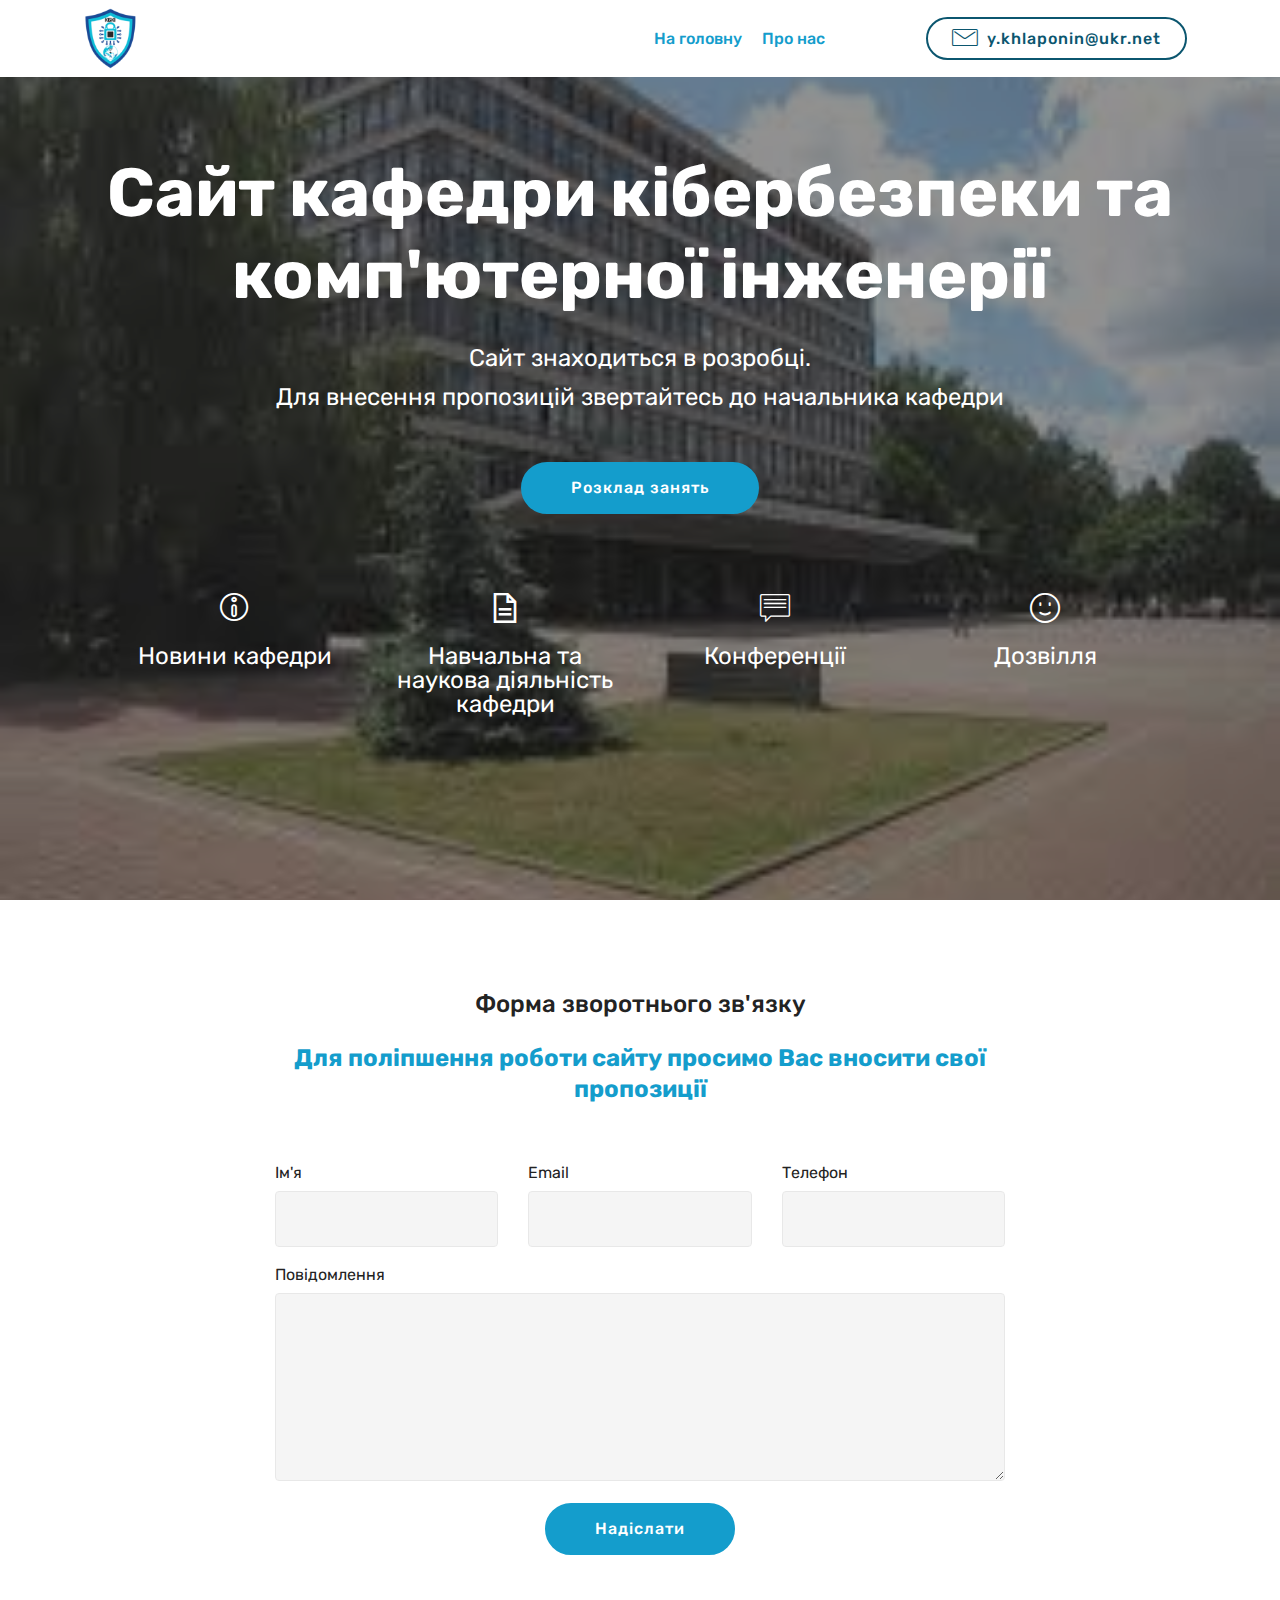
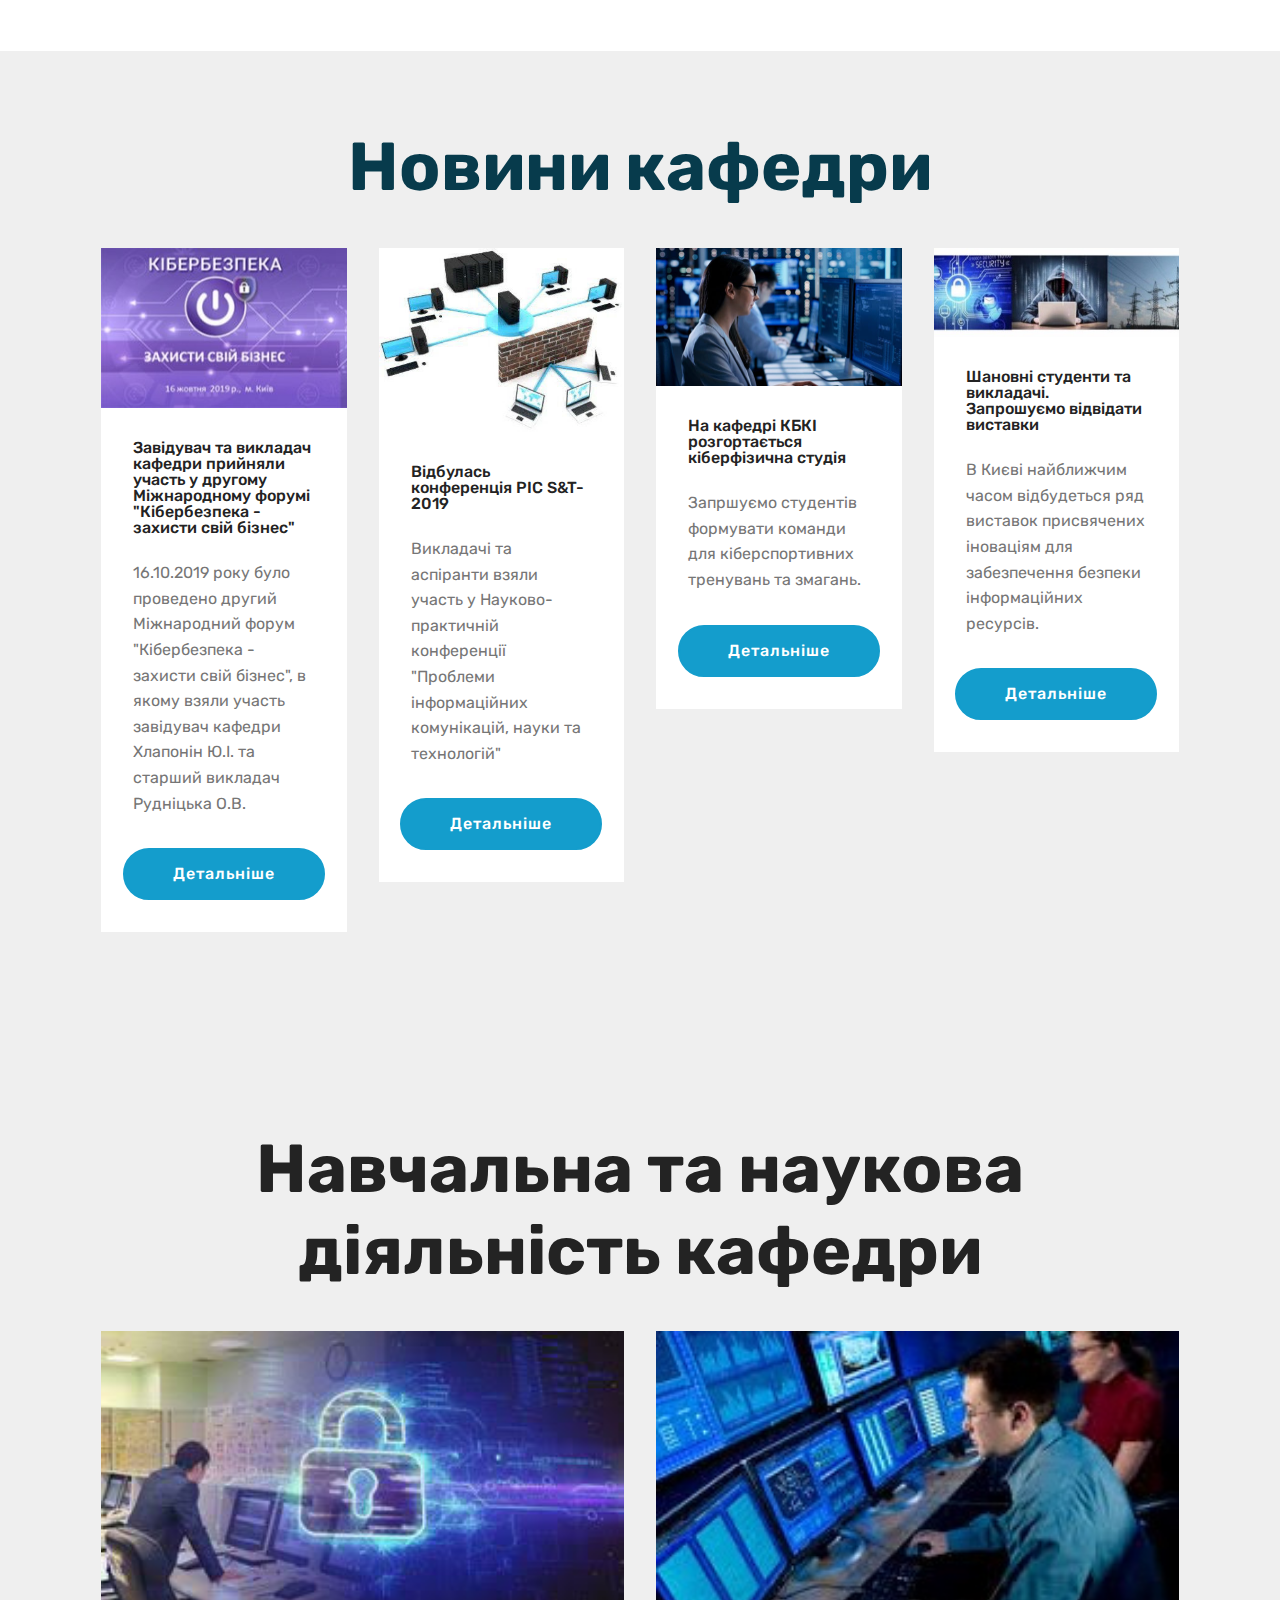
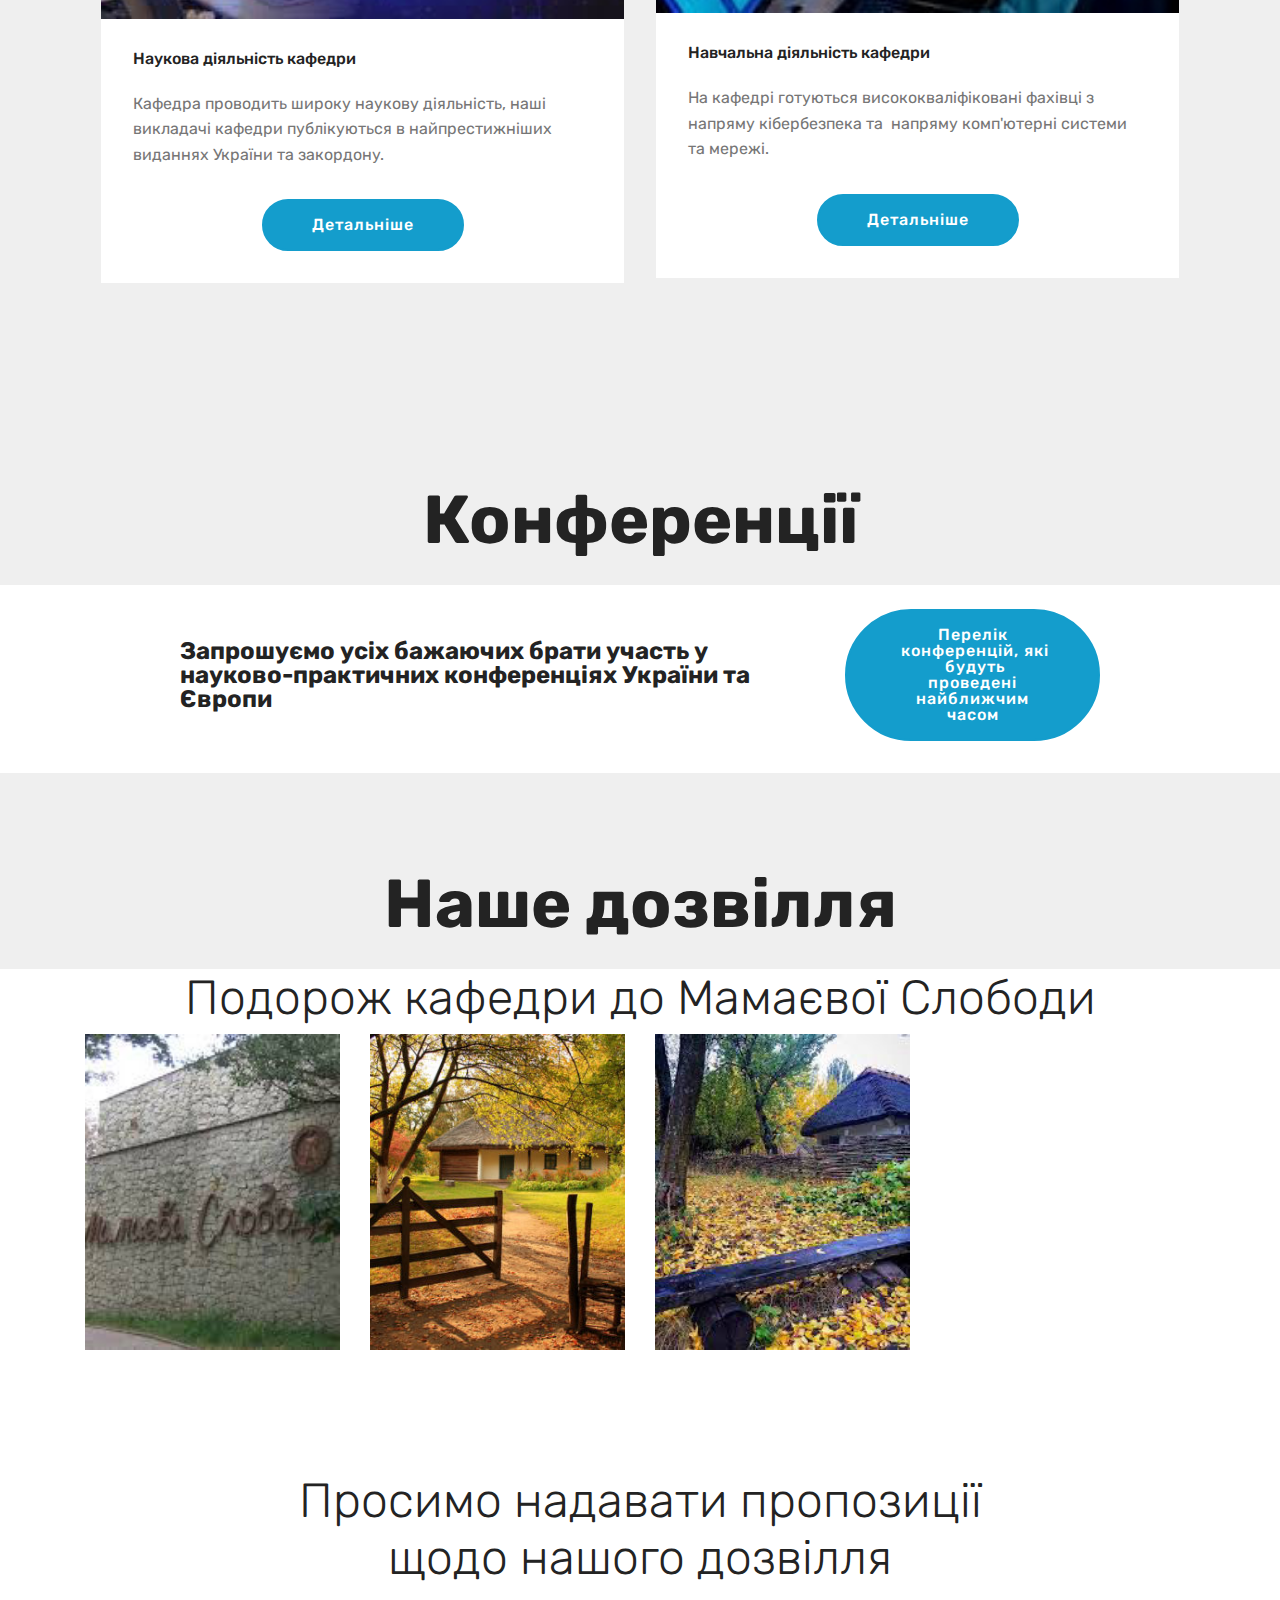
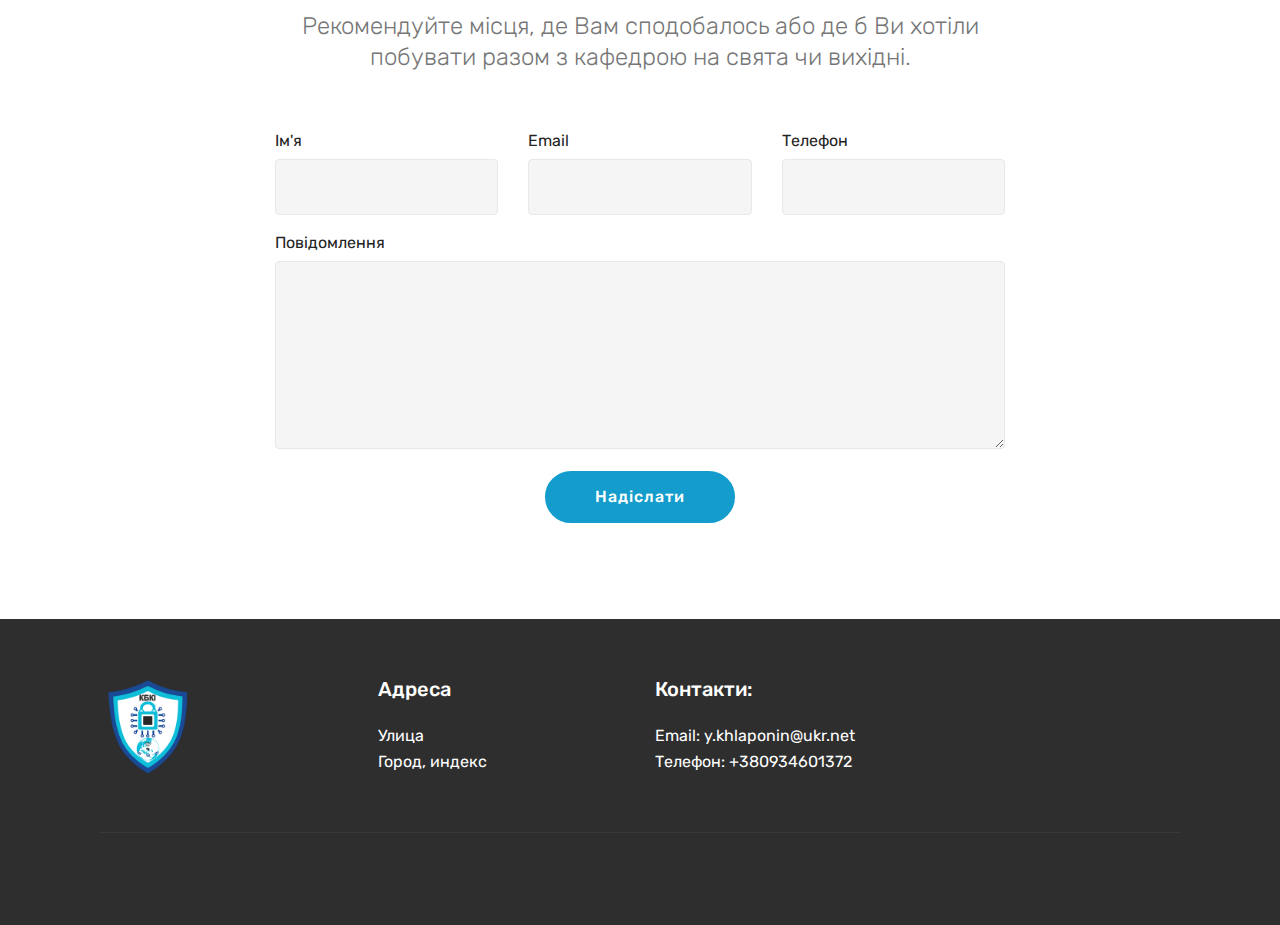
<file: index.html>
<!DOCTYPE html>
<html  >
<head>
  <!-- Site made with Mobirise Website Builder v4.11.2, https://mobirise.com -->
  <meta charset="UTF-8">
  <meta http-equiv="X-UA-Compatible" content="IE=edge">
  <meta name="generator" content="Mobirise v4.11.2, mobirise.com">
  <meta name="viewport" content="width=device-width, initial-scale=1, minimum-scale=1">
  <link rel="shortcut icon" href="assets/images/logo-kbki-shield-6300x6300-22-178x178.png" type="image/x-icon">
  <meta name="description" content="">
  
  <title>Home</title>
  <link rel="stylesheet" href="assets/web/assets/mobirise-icons/mobirise-icons.css">
  <link rel="stylesheet" href="assets/web/assets/mobirise-icons-bold/mobirise-icons-bold.css">
  <link rel="stylesheet" href="assets/web/assets/mobirise-icons2/mobirise2.css">
  <link rel="stylesheet" href="assets/bootstrap/css/bootstrap.min.css">
  <link rel="stylesheet" href="assets/bootstrap/css/bootstrap-grid.min.css">
  <link rel="stylesheet" href="assets/bootstrap/css/bootstrap-reboot.min.css">
  <link rel="stylesheet" href="assets/dropdown/css/style.css">
  <link rel="stylesheet" href="assets/tether/tether.min.css">
  <link rel="stylesheet" href="assets/socicon/css/styles.css">
  <link rel="stylesheet" href="assets/theme/css/style.css">
  <link rel="preload" as="style" href="assets/mobirise/css/mbr-additional.css"><link rel="stylesheet" href="assets/mobirise/css/mbr-additional.css" type="text/css">
  
  
  
</head>
<body>
  <section class="menu cid-rFkAJ2ZJ2p" once="menu" id="menu2-0">

    

    <nav class="navbar navbar-expand beta-menu navbar-dropdown align-items-center navbar-toggleable-sm">
        <button class="navbar-toggler navbar-toggler-right" type="button" data-toggle="collapse" data-target="#navbarSupportedContent" aria-controls="navbarSupportedContent" aria-expanded="false" aria-label="Toggle navigation">
            <div class="hamburger">
                <span></span>
                <span></span>
                <span></span>
                <span></span>
            </div>
        </button>
        <div class="menu-logo">
            <div class="navbar-brand">
                <span class="navbar-logo">
                    <a href="https://mobirise.co">
                        <img src="assets/images/logo-kbki-shield-6300x6300-22-178x178.png" alt="Mobirise" title="" style="height: 3.8rem;">
                    </a>
                </span>
                
            </div>
        </div>
        <div class="collapse navbar-collapse" id="navbarSupportedContent">
            <ul class="navbar-nav nav-dropdown" data-app-modern-menu="true"><li class="nav-item">
                    <a class="nav-link link text-primary display-4" href="#top">На головну</a>
                </li><li class="nav-item">
                    <a class="nav-link link text-primary display-4" href="https://mobirise.co">
                        Про нас</a>
                </li></ul>
            <div class="navbar-buttons mbr-section-btn"><a class="btn btn-sm btn-white display-7" href="tel:+1-234-567-8901">
                    </a>  <a class="btn btn-sm btn-primary-outline display-7" href="mailto:y.khlaponin@ukr.net"><span class="mbri-letter mbr-iconfont mbr-iconfont-btn"></span>y.khlaponin@ukr.net
                    </a></div>
        </div>
    </nav>
</section>

<section class="engine"><a href="https://mobirise.info/t">amp template</a></section><section class="header12 cid-rFkDhld4XH mbr-fullscreen" id="header12-1">

    

    <div class="mbr-overlay" style="opacity: 0.5; background-color: rgb(35, 35, 35);">
    </div>

    <div class="container  ">
            <div class="media-container">
                <div class="col-md-12 align-center">
                    <h1 class="mbr-section-title pb-3 mbr-white mbr-bold mbr-fonts-style display-1">Сайт кафедри кібербезпеки та комп'ютерної інженерії</h1>
                    <p class="mbr-text pb-3 mbr-white mbr-fonts-style display-5">Сайт знаходиться в розробці. <br>Для внесення пропозицій звертайтесь до начальника кафедри</p>
                    <div class="mbr-section-btn align-center py-2"><a class="btn btn-md btn-primary display-4" href="https://mobirise.co">Розклад занять</a></div>

                    <div class="icons-media-container mbr-white">
                        <div class="card col-12 col-md-6 col-lg-3">
                            <div class="icon-block">
                            <a href="https://mobirise.co/">
                                <span class="mbr-iconfont mbrib-info" style="font-size: 30px;"></span>
                            </a>
                            </div>
                            <h5 class="mbr-fonts-style display-5"><a href="index.html#header16-8" class="text-white">Новини кафедри</a></h5>
                        </div>

                        <div class="card col-12 col-md-6 col-lg-3">
                            <div class="icon-block">
                                <a href="https://mobirise.co/">
                                    <span class="mbr-iconfont mobi-mbri-file mobi-mbri" style="font-size: 30px;"></span>
                                </a>
                            </div>
                            <h5 class="mbr-fonts-style display-5"><a href="index.html#header16-b" class="text-white">Навчальна та наукова діяльність кафедри</a></h5>
                        </div>

                        <div class="card col-12 col-md-6 col-lg-3">
                            <div class="icon-block">
                                <a href="https://mobirise.co/">
                                    <span class="mbr-iconfont mbri-chat" style="font-size: 30px;"></span>
                                </a>
                            </div>
                            <h5 class="mbr-fonts-style display-5"><a href="index.html#info1-g" class="text-white">Конференції</a></h5>
                        </div>

                        <div class="card col-12 col-md-6 col-lg-3">
                            <div class="icon-block">
                                <a href="https://mobirise.co/">
                                    <span class="mbr-iconfont mbrib-smile-face" style="font-size: 30px;"></span>
                                </a>
                            </div>
                            <h5 class="mbr-fonts-style display-5"><a href="index.html#header16-i" class="text-white">Дозвілля</a></h5>
                        </div>
                    </div>
                </div>
            </div>
    </div>

    
</section>

<section class="mbr-section form1 cid-rFkKcTciVh" id="form1-5">

    

    
    <div class="container">
        <div class="row justify-content-center">
            <div class="title col-12 col-lg-8">
                <h2 class="mbr-section-title align-center pb-3 mbr-fonts-style display-5">Форма зворотнього зв'язку</h2>
                <h3 class="mbr-section-subtitle align-center mbr-light pb-3 mbr-fonts-style display-5"><strong>Для поліпшення роботи сайту просимо Вас вносити свої пропозиції</strong></h3>
            </div>
        </div>
    </div>
    <div class="container">
        <div class="row justify-content-center">
            <div class="media-container-column col-lg-8" data-form-type="formoid">
                <!---Formbuilder Form--->
                <form action="https://mobirise.com/" method="POST" class="mbr-form form-with-styler" data-form-title="Mobirise Form"><input type="hidden" name="email" data-form-email="true" value="Gspm8TF0opvKICskMhB3JGeD0iCfmqZQXoxbjKjjreH7QRiqMUCs41NF7hTiPMGAvMDhu/jWBTQHJPMNJmOJieoshbnki8/A7on4I/uE8xtcKq52M426VK/Zv09cNEWU">
                    <div class="row">
                        <div hidden="hidden" data-form-alert="" class="alert alert-success col-12">Дякуємо!</div>
                        <div hidden="hidden" data-form-alert-danger="" class="alert alert-danger col-12">
                        </div>
                    </div>
                    <div class="dragArea row">
                        <div class="col-md-4  form-group" data-for="name">
                            <label for="name-form1-5" class="form-control-label mbr-fonts-style display-7">Ім'я</label>
                            <input type="text" name="name" data-form-field="Name" required="required" class="form-control display-7" id="name-form1-5">
                        </div>
                        <div class="col-md-4  form-group" data-for="email">
                            <label for="email-form1-5" class="form-control-label mbr-fonts-style display-7">Email</label>
                            <input type="email" name="email" data-form-field="Email" required="required" class="form-control display-7" id="email-form1-5">
                        </div>
                        <div data-for="phone" class="col-md-4  form-group">
                            <label for="phone-form1-5" class="form-control-label mbr-fonts-style display-7">Телефон</label>
                            <input type="tel" name="phone" data-form-field="Phone" class="form-control display-7" id="phone-form1-5">
                        </div>
                        <div data-for="message" class="col-md-12 form-group">
                            <label for="message-form1-5" class="form-control-label mbr-fonts-style display-7">Повідомлення</label>
                            <textarea name="message" data-form-field="Message" class="form-control display-7" id="message-form1-5"></textarea>
                        </div>
                        <div class="col-md-12 input-group-btn align-center"><button type="submit" class="btn btn-primary btn-form display-4" href="mailto:y.khlaponin@ukr.net">Надіслати</button></div>
                    </div>
                </form><!---Formbuilder Form--->
            </div>
        </div>
    </div>
</section>

<section class="header1 cid-rFkR1qS74r" id="header16-8">

    

    

    <div class="container">
        <div class="row justify-content-md-center">
            <div class="col-md-10 align-center">
                <h1 class="mbr-section-title mbr-bold pb-3 mbr-fonts-style display-1">Новини кафедри</h1>
                
                
                
            </div>
        </div>
    </div>

</section>

<section class="features3 cid-rFkQuWjIGp" id="features3-7">

    

    
    <div class="container">
        <div class="media-container-row">
            <div class="card p-3 col-12 col-md-6 col-lg-3">
                <div class="card-wrapper">
                    <div class="card-img">
                        <img src="assets/images/30a8f0105994b179170061cabaa4823f-492x175.jpeg" alt="Mobirise" title="">
                    </div>
                    <div class="card-box">
                        <h4 class="card-title mbr-fonts-style display-7">Завідувач та викладач кафедри прийняли участь у другому Міжнародному форумі "Кібербезпека - захисти свій бізнес"&nbsp;</h4>
                        <p class="mbr-text mbr-fonts-style display-7">16.10.2019 року було проведено другий Міжнародний форум "Кібербезпека - захисти свій бізнес", в якому взяли участь завідувач кафедри Хлапонін Ю.І. та старший викладач Рудніцька О.В.</p>
                    </div>
                    <div class="mbr-section-btn text-center"><a href="https://mobirise.co" class="btn btn-primary display-4">Детальніше</a></div>
                </div>
            </div>

            <div class="card p-3 col-12 col-md-6 col-lg-3">
                <div class="card-wrapper">
                    <div class="card-img">
                        <img src="assets/images/kset-1-396x297.jpg" alt="Mobirise" title="">
                    </div>
                    <div class="card-box">
                        <h4 class="card-title mbr-fonts-style display-7">Відбулась конференція PIC S&amp;T-2019</h4>
                        <p class="mbr-text mbr-fonts-style display-7">Викладачі та аспіранти взяли участь у Науково-практичній конференції "Проблеми інформаційних комунікацій, науки та технологій"</p>
                    </div>
                    <div class="mbr-section-btn text-center"><a href="https://mobirise.co" class="btn btn-primary display-4">Детальніше</a></div>
                </div>
            </div>

            <div class="card p-3 col-12 col-md-6 col-lg-3">
                <div class="card-wrapper">
                    <div class="card-img">
                        <img src="assets/images/mastercard-cybersecurity-professionals-492x277.jpg" alt="Mobirise" title="">
                    </div>
                    <div class="card-box">
                        <h4 class="card-title mbr-fonts-style display-7">На кафедрі КБКІ розгортається кіберфізична студія</h4>
                        <p class="mbr-text mbr-fonts-style display-7">Запршуємо студентів формувати команди для кіберспортивних тренувань та змагань.</p>
                    </div>
                    <div class="mbr-section-btn text-center"><a href="https://mobirise.co" class="btn btn-primary display-4">Детальніше</a></div>
                </div>
            </div>

            <div class="card p-3 col-12 col-md-6 col-lg-3">
                <div class="card-wrapper">
                    <div class="card-img">
                        <img src="assets/images/21-05-2018-492x143.jpeg" alt="Mobirise" title="">
                    </div>
                    <div class="card-box">
                        <h4 class="card-title mbr-fonts-style display-7">Шановні студенти та викладачі. Запрошуємо відвідати виставки</h4>
                        <p class="mbr-text mbr-fonts-style display-7">В Києві найближчим часом відбудеться ряд виставок присвячених іноваціям для забезпечення безпеки інформаційних ресурсів.</p>
                    </div>
                    <div class="mbr-section-btn text-center"><a href="https://mobirise.co" class="btn btn-primary display-4">Детальніше</a></div>
                </div>
            </div>
        </div>
    </div>
</section>

<section class="header1 cid-rFkYV8ZpK2" id="header16-b">

    

    

    <div class="container">
        <div class="row justify-content-md-center">
            <div class="col-md-10 align-center">
                <h1 class="mbr-section-title mbr-bold pb-3 mbr-fonts-style display-1">
                    Навчальна та наукова діяльність кафедри</h1>
                
                
                
            </div>
        </div>
    </div>

</section>

<section class="features3 cid-rFkYSrmRX0" id="features3-a">

    

    
    <div class="container">
        <div class="media-container-row">
            <div class="card p-3 col-12 col-md-6">
                <div class="card-wrapper">
                    <div class="card-img">
                        <img src="assets/images/images-275x151.jpg" alt="Mobirise" title="">
                    </div>
                    <div class="card-box">
                        <h4 class="card-title mbr-fonts-style display-7">Наукова діяльність кафедри</h4>
                        <p class="mbr-text mbr-fonts-style display-7">Кафедра проводить широку наукову діяльність, наші викладачі кафедри публікуються в найпрестижніших виданнях України та закордону.</p>
                    </div>
                    <div class="mbr-section-btn text-center"><a href="https://mobirise.co" class="btn btn-primary display-4">Детальніше</a></div>
                </div>
            </div>

            <div class="card p-3 col-12 col-md-6">
                <div class="card-wrapper">
                    <div class="card-img">
                        <img src="assets/images/images-1-290x174.jpeg" alt="Mobirise" title="">
                    </div>
                    <div class="card-box">
                        <h4 class="card-title mbr-fonts-style display-7">
                            Навчальна діяльність кафедри</h4>
                        <p class="mbr-text mbr-fonts-style display-7">На кафедрі готуються висококваліфіковані фахівці з напряму кібербезпека та &nbsp;напряму комп'ютерні системи та мережі.</p>
                    </div>
                    <div class="mbr-section-btn text-center"><a href="https://mobirise.co" class="btn btn-primary display-4">Детальніше</a></div>
                </div>
            </div>

            

            
        </div>
    </div>
</section>

<section class="header1 cid-rFl2Xy7SXv" id="header16-c">

    

    

    <div class="container">
        <div class="row justify-content-md-center">
            <div class="col-md-10 align-center">
                <h1 class="mbr-section-title mbr-bold pb-3 mbr-fonts-style display-1">Конференції</h1>
                
                
                
            </div>
        </div>
    </div>

</section>

<section class="mbr-section info1 cid-rFl4c9N64U" id="info1-g">

    

    
    <div class="container">
        <div class="row justify-content-center content-row">
            <div class="media-container-column title col-12 col-lg-7 col-md-6">
                
                <h2 class="align-left mbr-bold mbr-fonts-style display-5">Запрошуємо усіх бажаючих брати участь у науково-практичних конференціях України та Європи</h2>
            </div>
            <div class="media-container-column col-12 col-lg-3 col-md-4">
                <div class="mbr-section-btn align-right py-4"><a class="btn btn-primary display-4" href="https://mobirise.co">Перелік &nbsp;конференцій, які &nbsp;будуть проведені найближчим часом</a></div>
            </div>
        </div>
    </div>
</section>

<section class="header1 cid-rFl5vacW5E" id="header16-i">

    

    

    <div class="container">
        <div class="row justify-content-md-center">
            <div class="col-md-10 align-center">
                <h1 class="mbr-section-title mbr-bold pb-3 mbr-fonts-style display-1">Наше дозвілля</h1>
                
                
                
            </div>
        </div>
    </div>

</section>

<section class="mbr-gallery gallery5 cid-rFl6WOgAQl" id="gallery5-m">

    

    

    <div class="container">
        <h3 class="mbr-section-title align-center mbr-fonts-style display-2">Подорож кафедри до Мамаєвої Слободи</h3>
        
        <div class="row" id="gallery" data-toggle="modal" data-target="#carouselModal">
            <div class="col-sm-6 col-md-4 col-lg-3 item gallery-image">
                <div class="item-wrapper">
                    <img class="w-100" src="assets/images/-1-259x194.jpg" alt="" data-target="#mbrCarousel" data-slide-to="0" title="">
                </div>
            </div>
            <div class="col-sm-6 col-md-4 col-lg-3 item gallery-image">
                <div class="item-wrapper">
                    <img class="w-100" src="assets/images/-510x340.jpg" alt="" data-target="#mbrCarousel" data-slide-to="1" title="">
                </div>
            </div>
            <div class="col-sm-6 col-md-4 col-lg-3 item gallery-image">
                <div class="item-wrapper">
                    <img class="w-100" src="assets/images/images-2-202x250.jpg" alt="" data-target="#mbrCarousel" data-slide-to="2" title="">
                </div>
            </div>
            
        </div>

        <div class="modal mbr-slider fade" id="carouselModal" tabindex="-1" role="dialog" aria-hidden="true">
            <div class="modal-dialog" role="document">
                <div class="modal-content">
                    <div class="modal-body">
                        <div id="mbrCarousel" class="carousel slide" data-ride="carousel">
                            <div class="carousel-inner">
                                <div class="carousel-item active">
                                    <img class="d-block w-100" src="assets/images/background1.jpg" alt="">
                                </div>
                                <div class="carousel-item">
                                    <img class="d-block w-100" src="assets/images/background2.jpg" alt="">
                                </div>
                                <div class="carousel-item">
                                    <img class="d-block w-100" src="assets/images/background3.jpg" alt="">
                                </div>
                                <div class="carousel-item">
                                    <img class="d-block w-100" src="assets/images/background4.jpg" alt="">
                                </div>
                            </div>
                            <ol class="carousel-indicators">
                                <li data-target="#mbrCarousel" data-slide-to="0" class="active"></li>
                                <li data-target="#mbrCarousel" data-slide-to="1"></li>
                                <li data-target="#mbrCarousel" data-slide-to="2"></li>
                                <li data-target="#mbrCarousel" data-slide-to="3"></li>
                            </ol>
                            <a role="button" href="" class="close" data-dismiss="modal" aria-label="Close">
                            </a>
                            <a class="carousel-control-prev carousel-control" href="#mbrCarousel" role="button" data-slide="prev">
                                <span class="mbri-left mbr-iconfont" aria-hidden="true"></span>
                                <span class="sr-only">Назад</span>
                            </a>
                            <a class="carousel-control-next carousel-control" href="#mbrCarousel" role="button" data-slide="next">
                                <span class="mbri-right mbr-iconfont" aria-hidden="true"></span>
                                <span class="sr-only">Вперед</span>
                            </a>
                        </div>
                    </div>
                </div>
            </div>
        </div>
    </div>
</section>

<section class="mbr-section form1 cid-rFlb1eNaB7" id="form1-o">

    

    
    <div class="container">
        <div class="row justify-content-center">
            <div class="title col-12 col-lg-8">
                <h2 class="mbr-section-title align-center pb-3 mbr-fonts-style display-2">Просимо надавати пропозиції щодо нашого дозвілля</h2>
                <h3 class="mbr-section-subtitle align-center mbr-light pb-3 mbr-fonts-style display-5">Рекомендуйте місця, де Вам сподобалось або де б Ви хотіли побувати разом з кафедрою на свята чи вихідні.</h3>
            </div>
        </div>
    </div>
    <div class="container">
        <div class="row justify-content-center">
            <div class="media-container-column col-lg-8" data-form-type="formoid">
                <!---Formbuilder Form--->
                <form action="https://mobirise.com/" method="POST" class="mbr-form form-with-styler" data-form-title="Mobirise Form"><input type="hidden" name="email" data-form-email="true" value="qzz9gqwBKToICfEZVYdxZ48d039PUsvRz7zr3dkgzlH+sou/skHLbpSu7bf9tun/ffwuIB6AtPfWGJ1CRAkd5ILd+/E7T/x3V2FSHy4KfhJwO2pOs59kL0/eowoj8SQs">
                    <div class="row">
                        <div hidden="hidden" data-form-alert="" class="alert alert-success col-12">Спасибо за заполнение анкеты!</div>
                        <div hidden="hidden" data-form-alert-danger="" class="alert alert-danger col-12">
                        </div>
                    </div>
                    <div class="dragArea row">
                        <div class="col-md-4  form-group" data-for="name">
                            <label for="name-form1-o" class="form-control-label mbr-fonts-style display-7">Ім'я</label>
                            <input type="text" name="name" data-form-field="Name" required="required" class="form-control display-7" id="name-form1-o">
                        </div>
                        <div class="col-md-4  form-group" data-for="email">
                            <label for="email-form1-o" class="form-control-label mbr-fonts-style display-7">Email</label>
                            <input type="email" name="email" data-form-field="Email" required="required" class="form-control display-7" id="email-form1-o">
                        </div>
                        <div data-for="phone" class="col-md-4  form-group">
                            <label for="phone-form1-o" class="form-control-label mbr-fonts-style display-7">Телефон</label>
                            <input type="tel" name="phone" data-form-field="Phone" class="form-control display-7" id="phone-form1-o">
                        </div>
                        <div data-for="message" class="col-md-12 form-group">
                            <label for="message-form1-o" class="form-control-label mbr-fonts-style display-7">Повідомлення</label>
                            <textarea name="message" data-form-field="Message" class="form-control display-7" id="message-form1-o"></textarea>
                        </div>
                        <div class="col-md-12 input-group-btn align-center"><button type="submit" class="btn btn-primary btn-form display-4" href="mailto:y.khlaponin@ukr.net">Надіслати</button></div>
                    </div>
                </form><!---Formbuilder Form--->
            </div>
        </div>
    </div>
</section>

<section class="cid-rFl9mJVJNM" id="footer1-n">

    

    

    <div class="container">
        <div class="media-container-row content text-white">
            <div class="col-12 col-md-3">
                <div class="media-wrap">
                    <a href="https://mobirise.co/">
                        <img src="assets/images/logo-kbki-shield-6300x6300-22-250x250.png" alt="Mobirise" title="">
                    </a>
                </div>
            </div>
            <div class="col-12 col-md-3 mbr-fonts-style display-7">
                <h5 class="pb-3">
                    Адреса</h5>
                <p class="mbr-text">
                    Улица
                    <br>Город, индекс
                </p>
            </div>
            <div class="col-12 col-md-3 mbr-fonts-style display-7">
                <h5 class="pb-3">Контакти:</h5>
                <p class="mbr-text">
                    Email: y.khlaponin@ukr.net&nbsp;<br>Телефон: +380934601372&nbsp;<br><br></p>
            </div>
            <div class="col-12 col-md-3 mbr-fonts-style display-7">
                <h5 class="pb-3"></h5>
                <p class="mbr-text"></p>
            </div>
        </div>
        <div class="footer-lower">
            <div class="media-container-row">
                <div class="col-sm-12">
                    <hr>
                </div>
            </div>
            <div class="media-container-row mbr-white">
                <div class="col-sm-6 copyright">
                    <p class="mbr-text mbr-fonts-style display-7"></p>
                </div>
                <div class="col-md-6">
                    
                </div>
            </div>
        </div>
    </div>
</section>


  <script src="assets/web/assets/jquery/jquery.min.js"></script>
  <script src="assets/popper/popper.min.js"></script>
  <script src="assets/bootstrap/js/bootstrap.min.js"></script>
  <script src="assets/dropdown/js/nav-dropdown.js"></script>
  <script src="assets/dropdown/js/navbar-dropdown.js"></script>
  <script src="assets/touchswipe/jquery.touch-swipe.min.js"></script>
  <script src="assets/vimeoplayer/jquery.mb.vimeo_player.js"></script>
  <script src="assets/tether/tether.min.js"></script>
  <script src="assets/smoothscroll/smooth-scroll.js"></script>
  <script src="assets/theme/js/script.js"></script>
  <script src="assets/formoid/formoid.min.js"></script>
  
  
</body>
</html>
</file>
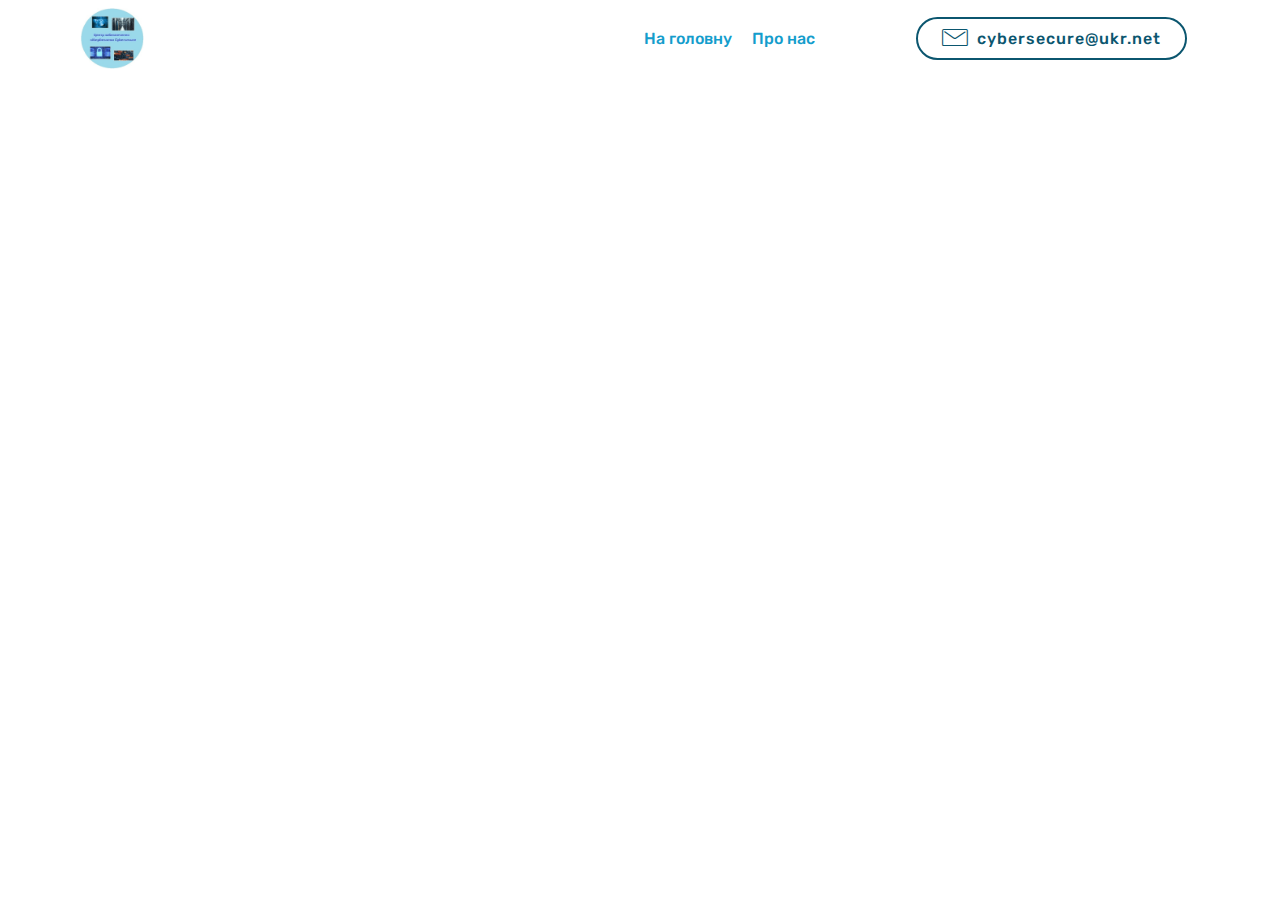
<file: page1.html>
<!DOCTYPE html>
<html  >
<head>
  <!-- Site made with Mobirise Website Builder v4.11.2, https://mobirise.com -->
  <meta charset="UTF-8">
  <meta http-equiv="X-UA-Compatible" content="IE=edge">
  <meta name="generator" content="Mobirise v4.11.2, mobirise.com">
  <meta name="viewport" content="width=device-width, initial-scale=1, minimum-scale=1">
  <link rel="shortcut icon" href="assets/images/image-2019-10-31-09-40-9-158x151.png" type="image/x-icon">
  <meta name="description" content="Web Page Maker Description">
  
  <title>Завідувач та викладач кафедри прийняли участь у другому Міжнародному форумі "Кібербезпека - захисти свій бізнес" </title>
  <link rel="stylesheet" href="assets/web/assets/mobirise-icons/mobirise-icons.css">
  <link rel="stylesheet" href="assets/bootstrap/css/bootstrap.min.css">
  <link rel="stylesheet" href="assets/bootstrap/css/bootstrap-grid.min.css">
  <link rel="stylesheet" href="assets/bootstrap/css/bootstrap-reboot.min.css">
  <link rel="stylesheet" href="assets/tether/tether.min.css">
  <link rel="stylesheet" href="assets/dropdown/css/style.css">
  <link rel="stylesheet" href="assets/theme/css/style.css">
  <link rel="preload" as="style" href="assets/mobirise/css/mbr-additional.css"><link rel="stylesheet" href="assets/mobirise/css/mbr-additional.css" type="text/css">
  
  
  
</head>
<body>
  <section class="menu cid-rFkAJ2ZJ2p" once="menu" id="menu2-q">

    

    <nav class="navbar navbar-expand beta-menu navbar-dropdown align-items-center navbar-toggleable-sm">
        <button class="navbar-toggler navbar-toggler-right" type="button" data-toggle="collapse" data-target="#navbarSupportedContent" aria-controls="navbarSupportedContent" aria-expanded="false" aria-label="Toggle navigation">
            <div class="hamburger">
                <span></span>
                <span></span>
                <span></span>
                <span></span>
            </div>
        </button>
        <div class="menu-logo">
            <div class="navbar-brand">
                <span class="navbar-logo">
                    <a href="https://mobirise.co">
                        <img src="assets/images/image-2019-10-31-09-40-9-158x151.png" alt="Mobirise" title="" style="height: 3.8rem;">
                    </a>
                </span>
                
            </div>
        </div>
        <div class="collapse navbar-collapse" id="navbarSupportedContent">
            <ul class="navbar-nav nav-dropdown" data-app-modern-menu="true"><li class="nav-item">
                    <a class="nav-link link text-primary display-4" href="#top">На головну</a>
                </li><li class="nav-item">
                    <a class="nav-link link text-primary display-4" href="index.html#footer1-n">
                        Про нас</a>
                </li></ul>
            <div class="navbar-buttons mbr-section-btn"><a class="btn btn-sm btn-white display-7" href="tel:+1-234-567-8901">
                    </a>  <a class="btn btn-sm btn-primary-outline display-7" href="mailto:y.khlaponin@ukr.net"><span class="mbri-letter mbr-iconfont mbr-iconfont-btn"></span>cybersecure@ukr.net
                    </a></div>
        </div>
    </nav>
</section>


  <section class="engine"><a href="https://mobirise.info/k">how to develop free website</a></section><script src="assets/web/assets/jquery/jquery.min.js"></script>
  <script src="assets/popper/popper.min.js"></script>
  <script src="assets/bootstrap/js/bootstrap.min.js"></script>
  <script src="assets/tether/tether.min.js"></script>
  <script src="assets/smoothscroll/smooth-scroll.js"></script>
  <script src="assets/dropdown/js/nav-dropdown.js"></script>
  <script src="assets/dropdown/js/navbar-dropdown.js"></script>
  <script src="assets/touchswipe/jquery.touch-swipe.min.js"></script>
  <script src="assets/theme/js/script.js"></script>
  
  
</body>
</html>
</file>
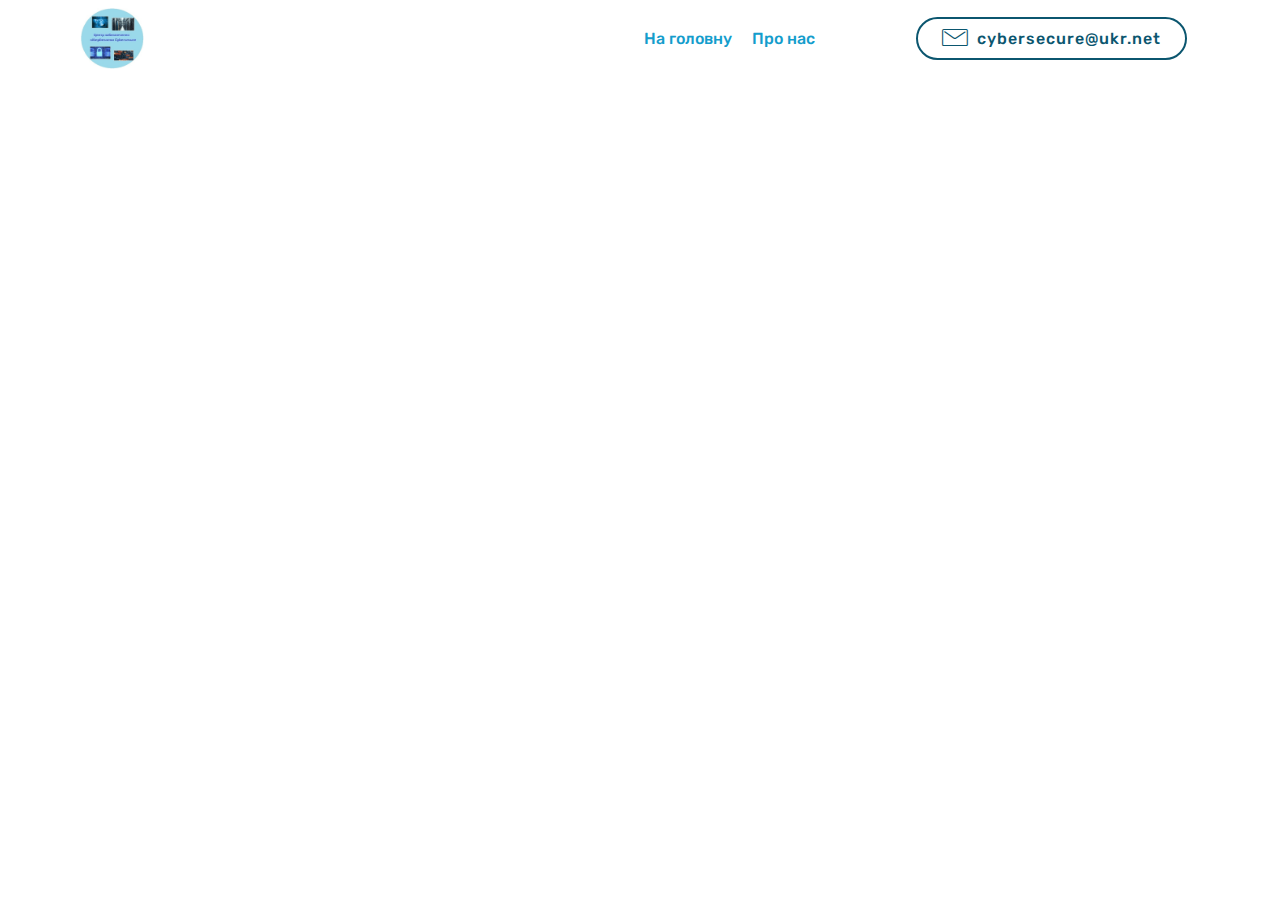
<file: page2.html>
<!DOCTYPE html>
<html  >
<head>
  <!-- Site made with Mobirise Website Builder v4.11.2, https://mobirise.com -->
  <meta charset="UTF-8">
  <meta http-equiv="X-UA-Compatible" content="IE=edge">
  <meta name="generator" content="Mobirise v4.11.2, mobirise.com">
  <meta name="viewport" content="width=device-width, initial-scale=1, minimum-scale=1">
  <link rel="shortcut icon" href="assets/images/image-2019-10-31-09-40-9-158x151.png" type="image/x-icon">
  <meta name="description" content="Web Site Builder Description">
  
  <title>Відбулась конференція PIC S&amp;T-2019</title>
  <link rel="stylesheet" href="assets/web/assets/mobirise-icons/mobirise-icons.css">
  <link rel="stylesheet" href="assets/bootstrap/css/bootstrap.min.css">
  <link rel="stylesheet" href="assets/bootstrap/css/bootstrap-grid.min.css">
  <link rel="stylesheet" href="assets/bootstrap/css/bootstrap-reboot.min.css">
  <link rel="stylesheet" href="assets/tether/tether.min.css">
  <link rel="stylesheet" href="assets/dropdown/css/style.css">
  <link rel="stylesheet" href="assets/theme/css/style.css">
  <link rel="preload" as="style" href="assets/mobirise/css/mbr-additional.css"><link rel="stylesheet" href="assets/mobirise/css/mbr-additional.css" type="text/css">
  
  
  
</head>
<body>
  <section class="menu cid-rFkAJ2ZJ2p" once="menu" id="menu2-r">

    

    <nav class="navbar navbar-expand beta-menu navbar-dropdown align-items-center navbar-toggleable-sm">
        <button class="navbar-toggler navbar-toggler-right" type="button" data-toggle="collapse" data-target="#navbarSupportedContent" aria-controls="navbarSupportedContent" aria-expanded="false" aria-label="Toggle navigation">
            <div class="hamburger">
                <span></span>
                <span></span>
                <span></span>
                <span></span>
            </div>
        </button>
        <div class="menu-logo">
            <div class="navbar-brand">
                <span class="navbar-logo">
                    <a href="https://mobirise.co">
                        <img src="assets/images/image-2019-10-31-09-40-9-158x151.png" alt="Mobirise" title="" style="height: 3.8rem;">
                    </a>
                </span>
                
            </div>
        </div>
        <div class="collapse navbar-collapse" id="navbarSupportedContent">
            <ul class="navbar-nav nav-dropdown" data-app-modern-menu="true"><li class="nav-item">
                    <a class="nav-link link text-primary display-4" href="#top">На головну</a>
                </li><li class="nav-item">
                    <a class="nav-link link text-primary display-4" href="index.html#footer1-n">
                        Про нас</a>
                </li></ul>
            <div class="navbar-buttons mbr-section-btn"><a class="btn btn-sm btn-white display-7" href="tel:+1-234-567-8901">
                    </a>  <a class="btn btn-sm btn-primary-outline display-7" href="mailto:y.khlaponin@ukr.net"><span class="mbri-letter mbr-iconfont mbr-iconfont-btn"></span>cybersecure@ukr.net
                    </a></div>
        </div>
    </nav>
</section>


  <section class="engine"><a href="https://mobirise.info/k">develop your own website</a></section><script src="assets/web/assets/jquery/jquery.min.js"></script>
  <script src="assets/popper/popper.min.js"></script>
  <script src="assets/bootstrap/js/bootstrap.min.js"></script>
  <script src="assets/tether/tether.min.js"></script>
  <script src="assets/smoothscroll/smooth-scroll.js"></script>
  <script src="assets/dropdown/js/nav-dropdown.js"></script>
  <script src="assets/dropdown/js/navbar-dropdown.js"></script>
  <script src="assets/touchswipe/jquery.touch-swipe.min.js"></script>
  <script src="assets/theme/js/script.js"></script>
  
  
</body>
</html>
</file>
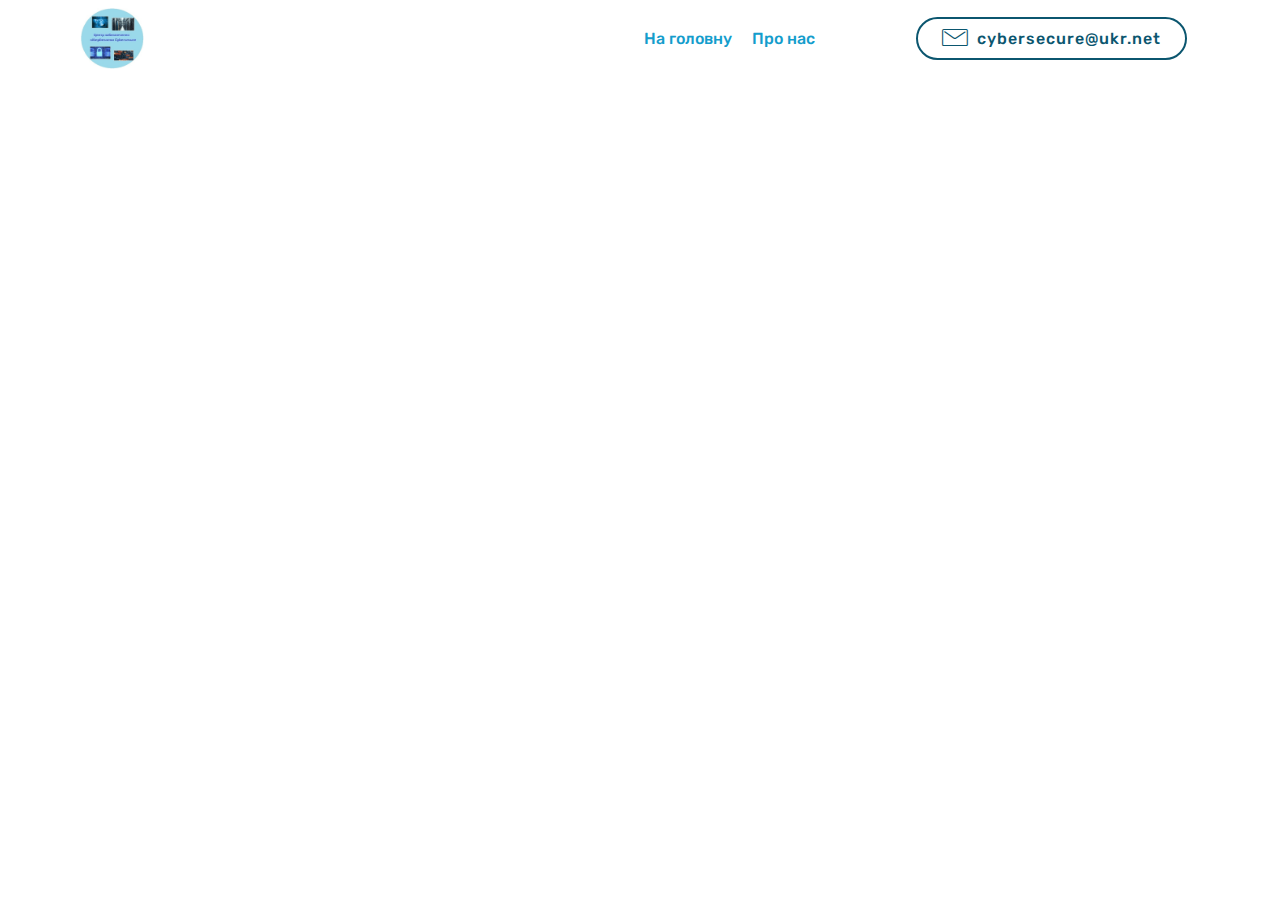
<file: page3.html>
<!DOCTYPE html>
<html  >
<head>
  <!-- Site made with Mobirise Website Builder v4.11.2, https://mobirise.com -->
  <meta charset="UTF-8">
  <meta http-equiv="X-UA-Compatible" content="IE=edge">
  <meta name="generator" content="Mobirise v4.11.2, mobirise.com">
  <meta name="viewport" content="width=device-width, initial-scale=1, minimum-scale=1">
  <link rel="shortcut icon" href="assets/images/image-2019-10-31-09-40-9-158x151.png" type="image/x-icon">
  <meta name="description" content="Website Maker Description">
  
  <title>На кафедрі КБКІ розгортається кіберфізична студія</title>
  <link rel="stylesheet" href="assets/web/assets/mobirise-icons/mobirise-icons.css">
  <link rel="stylesheet" href="assets/bootstrap/css/bootstrap.min.css">
  <link rel="stylesheet" href="assets/bootstrap/css/bootstrap-grid.min.css">
  <link rel="stylesheet" href="assets/bootstrap/css/bootstrap-reboot.min.css">
  <link rel="stylesheet" href="assets/tether/tether.min.css">
  <link rel="stylesheet" href="assets/dropdown/css/style.css">
  <link rel="stylesheet" href="assets/theme/css/style.css">
  <link rel="preload" as="style" href="assets/mobirise/css/mbr-additional.css"><link rel="stylesheet" href="assets/mobirise/css/mbr-additional.css" type="text/css">
  
  
  
</head>
<body>
  <section class="menu cid-rFkAJ2ZJ2p" once="menu" id="menu2-s">

    

    <nav class="navbar navbar-expand beta-menu navbar-dropdown align-items-center navbar-toggleable-sm">
        <button class="navbar-toggler navbar-toggler-right" type="button" data-toggle="collapse" data-target="#navbarSupportedContent" aria-controls="navbarSupportedContent" aria-expanded="false" aria-label="Toggle navigation">
            <div class="hamburger">
                <span></span>
                <span></span>
                <span></span>
                <span></span>
            </div>
        </button>
        <div class="menu-logo">
            <div class="navbar-brand">
                <span class="navbar-logo">
                    <a href="https://mobirise.co">
                        <img src="assets/images/image-2019-10-31-09-40-9-158x151.png" alt="Mobirise" title="" style="height: 3.8rem;">
                    </a>
                </span>
                
            </div>
        </div>
        <div class="collapse navbar-collapse" id="navbarSupportedContent">
            <ul class="navbar-nav nav-dropdown" data-app-modern-menu="true"><li class="nav-item">
                    <a class="nav-link link text-primary display-4" href="#top">На головну</a>
                </li><li class="nav-item">
                    <a class="nav-link link text-primary display-4" href="index.html#footer1-n">
                        Про нас</a>
                </li></ul>
            <div class="navbar-buttons mbr-section-btn"><a class="btn btn-sm btn-white display-7" href="tel:+1-234-567-8901">
                    </a>  <a class="btn btn-sm btn-primary-outline display-7" href="mailto:y.khlaponin@ukr.net"><span class="mbri-letter mbr-iconfont mbr-iconfont-btn"></span>cybersecure@ukr.net
                    </a></div>
        </div>
    </nav>
</section>


  <section class="engine"><a href="https://mobirise.info/x">css templates</a></section><script src="assets/web/assets/jquery/jquery.min.js"></script>
  <script src="assets/popper/popper.min.js"></script>
  <script src="assets/bootstrap/js/bootstrap.min.js"></script>
  <script src="assets/tether/tether.min.js"></script>
  <script src="assets/smoothscroll/smooth-scroll.js"></script>
  <script src="assets/dropdown/js/nav-dropdown.js"></script>
  <script src="assets/dropdown/js/navbar-dropdown.js"></script>
  <script src="assets/touchswipe/jquery.touch-swipe.min.js"></script>
  <script src="assets/theme/js/script.js"></script>
  
  
</body>
</html>
</file>
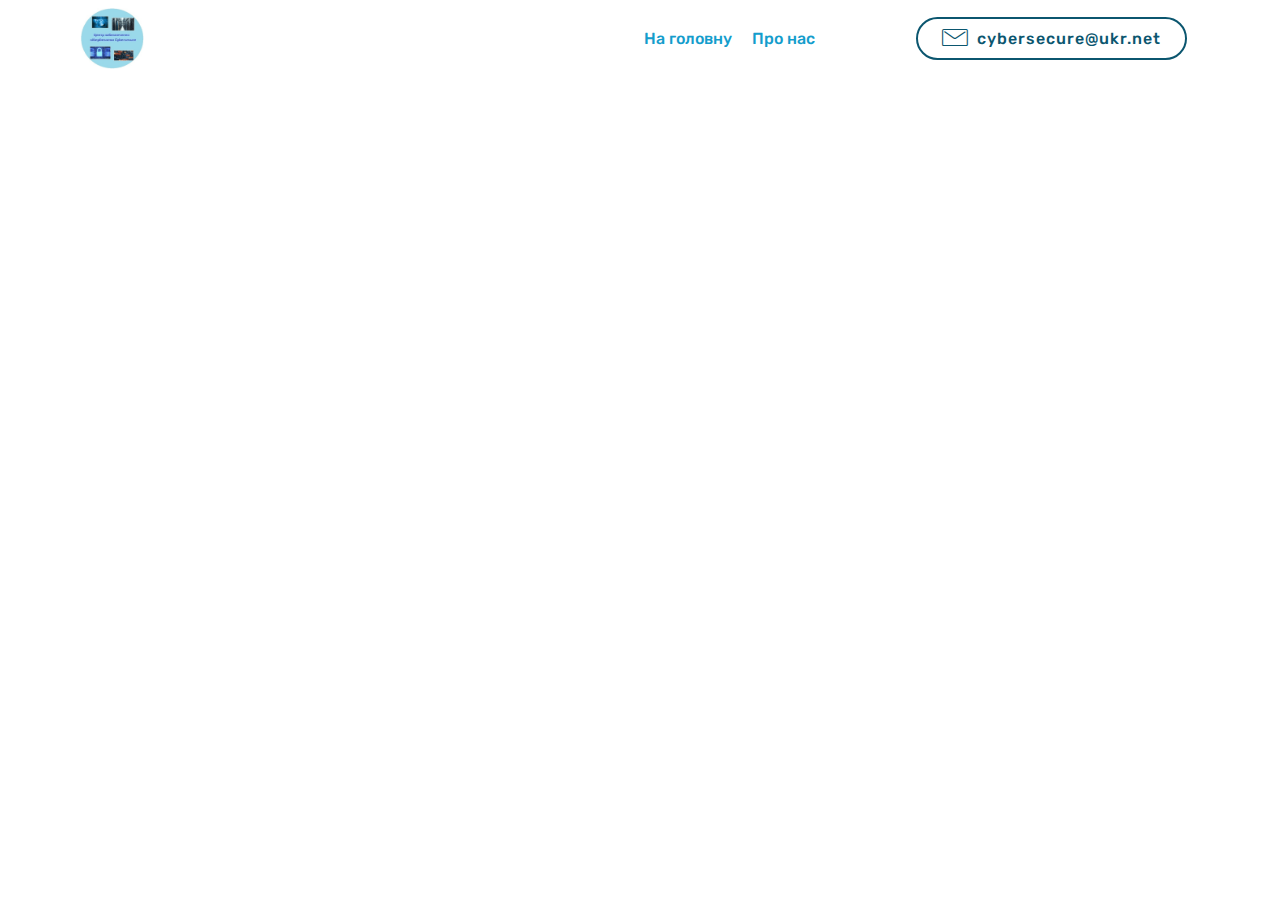
<file: page4.html>
<!DOCTYPE html>
<html  >
<head>
  <!-- Site made with Mobirise Website Builder v4.11.2, https://mobirise.com -->
  <meta charset="UTF-8">
  <meta http-equiv="X-UA-Compatible" content="IE=edge">
  <meta name="generator" content="Mobirise v4.11.2, mobirise.com">
  <meta name="viewport" content="width=device-width, initial-scale=1, minimum-scale=1">
  <link rel="shortcut icon" href="assets/images/image-2019-10-31-09-40-9-158x151.png" type="image/x-icon">
  <meta name="description" content="Website Creator Description">
  
  <title>Шановні студенти та викладачі. Запрошуємо відвідати виставки</title>
  <link rel="stylesheet" href="assets/web/assets/mobirise-icons/mobirise-icons.css">
  <link rel="stylesheet" href="assets/bootstrap/css/bootstrap.min.css">
  <link rel="stylesheet" href="assets/bootstrap/css/bootstrap-grid.min.css">
  <link rel="stylesheet" href="assets/bootstrap/css/bootstrap-reboot.min.css">
  <link rel="stylesheet" href="assets/tether/tether.min.css">
  <link rel="stylesheet" href="assets/dropdown/css/style.css">
  <link rel="stylesheet" href="assets/theme/css/style.css">
  <link rel="preload" as="style" href="assets/mobirise/css/mbr-additional.css"><link rel="stylesheet" href="assets/mobirise/css/mbr-additional.css" type="text/css">
  
  
  
</head>
<body>
  <section class="menu cid-rFkAJ2ZJ2p" once="menu" id="menu2-t">

    

    <nav class="navbar navbar-expand beta-menu navbar-dropdown align-items-center navbar-toggleable-sm">
        <button class="navbar-toggler navbar-toggler-right" type="button" data-toggle="collapse" data-target="#navbarSupportedContent" aria-controls="navbarSupportedContent" aria-expanded="false" aria-label="Toggle navigation">
            <div class="hamburger">
                <span></span>
                <span></span>
                <span></span>
                <span></span>
            </div>
        </button>
        <div class="menu-logo">
            <div class="navbar-brand">
                <span class="navbar-logo">
                    <a href="https://mobirise.co">
                        <img src="assets/images/image-2019-10-31-09-40-9-158x151.png" alt="Mobirise" title="" style="height: 3.8rem;">
                    </a>
                </span>
                
            </div>
        </div>
        <div class="collapse navbar-collapse" id="navbarSupportedContent">
            <ul class="navbar-nav nav-dropdown" data-app-modern-menu="true"><li class="nav-item">
                    <a class="nav-link link text-primary display-4" href="#top">На головну</a>
                </li><li class="nav-item">
                    <a class="nav-link link text-primary display-4" href="index.html#footer1-n">
                        Про нас</a>
                </li></ul>
            <div class="navbar-buttons mbr-section-btn"><a class="btn btn-sm btn-white display-7" href="tel:+1-234-567-8901">
                    </a>  <a class="btn btn-sm btn-primary-outline display-7" href="mailto:y.khlaponin@ukr.net"><span class="mbri-letter mbr-iconfont mbr-iconfont-btn"></span>cybersecure@ukr.net
                    </a></div>
        </div>
    </nav>
</section>


  <section class="engine"><a href="https://mobirise.info/d">free web maker</a></section><script src="assets/web/assets/jquery/jquery.min.js"></script>
  <script src="assets/popper/popper.min.js"></script>
  <script src="assets/bootstrap/js/bootstrap.min.js"></script>
  <script src="assets/tether/tether.min.js"></script>
  <script src="assets/smoothscroll/smooth-scroll.js"></script>
  <script src="assets/dropdown/js/nav-dropdown.js"></script>
  <script src="assets/dropdown/js/navbar-dropdown.js"></script>
  <script src="assets/touchswipe/jquery.touch-swipe.min.js"></script>
  <script src="assets/theme/js/script.js"></script>
  
  
</body>
</html>
</file>
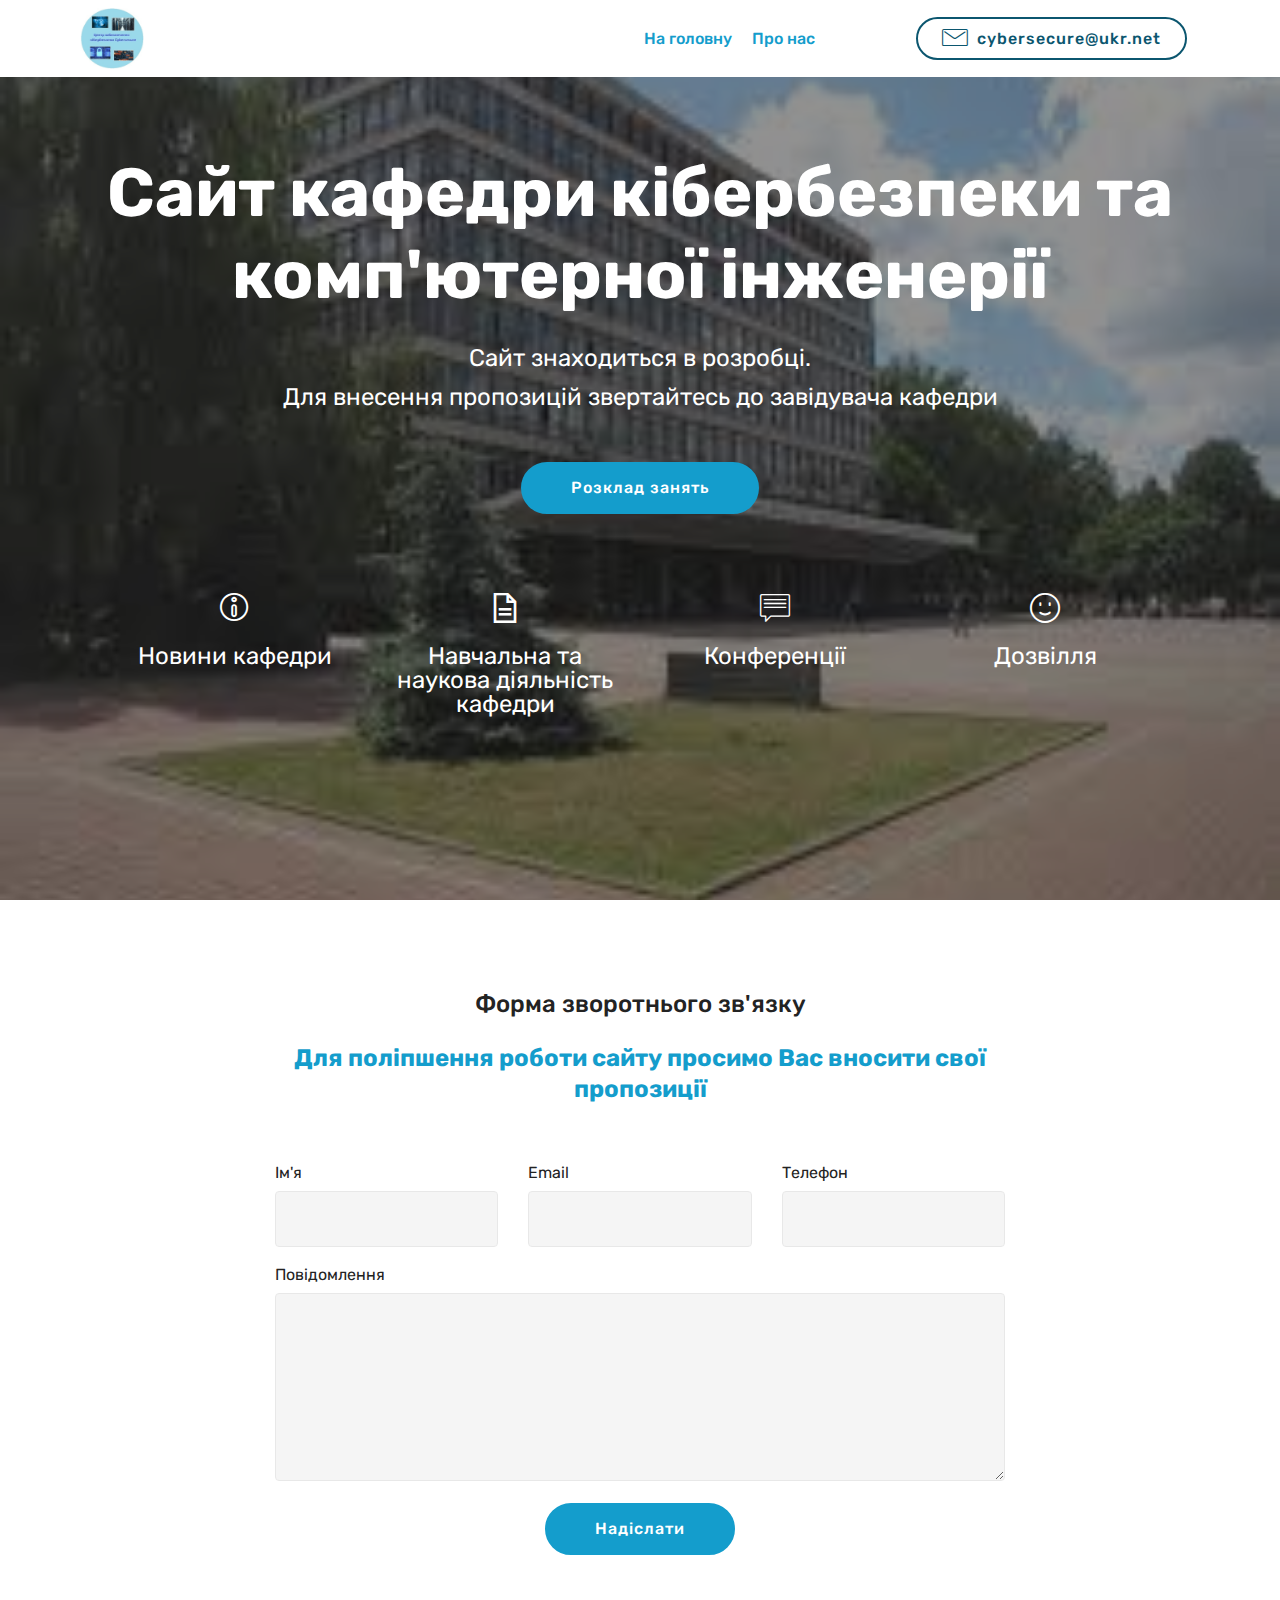
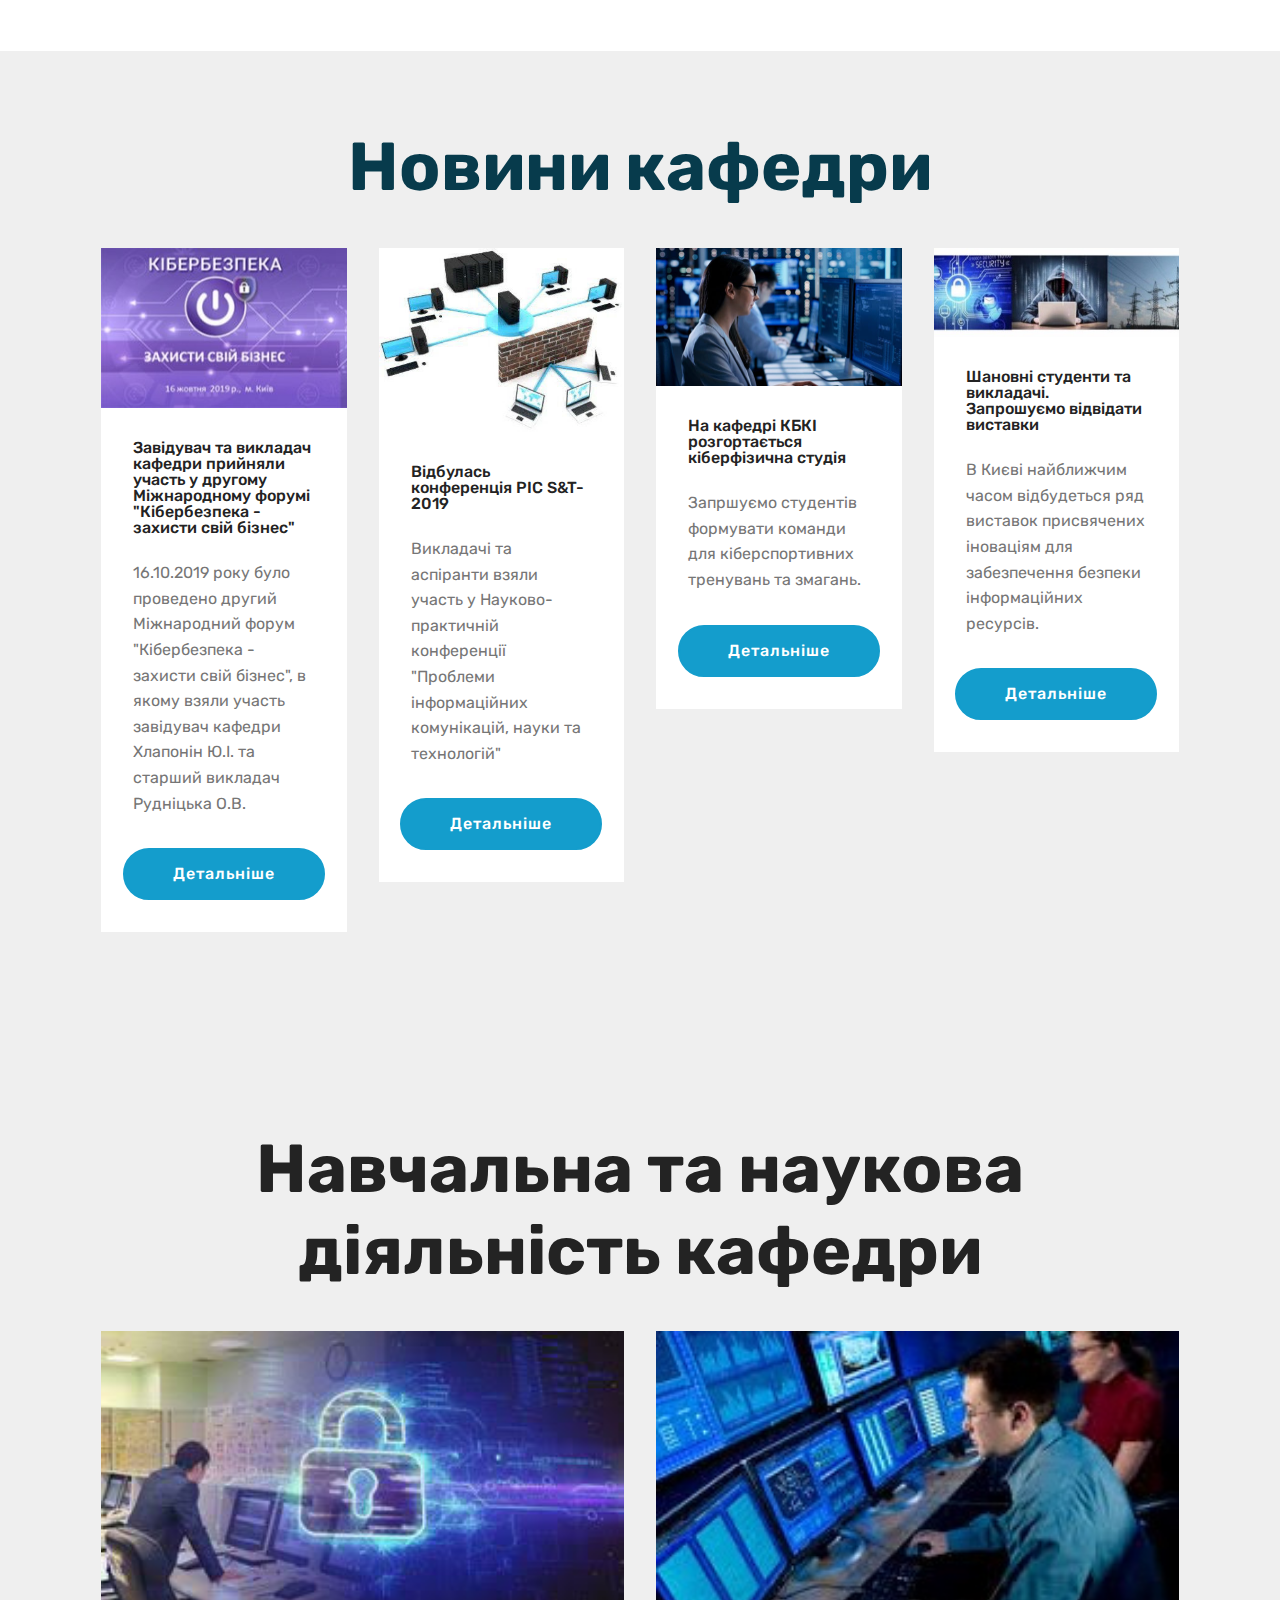
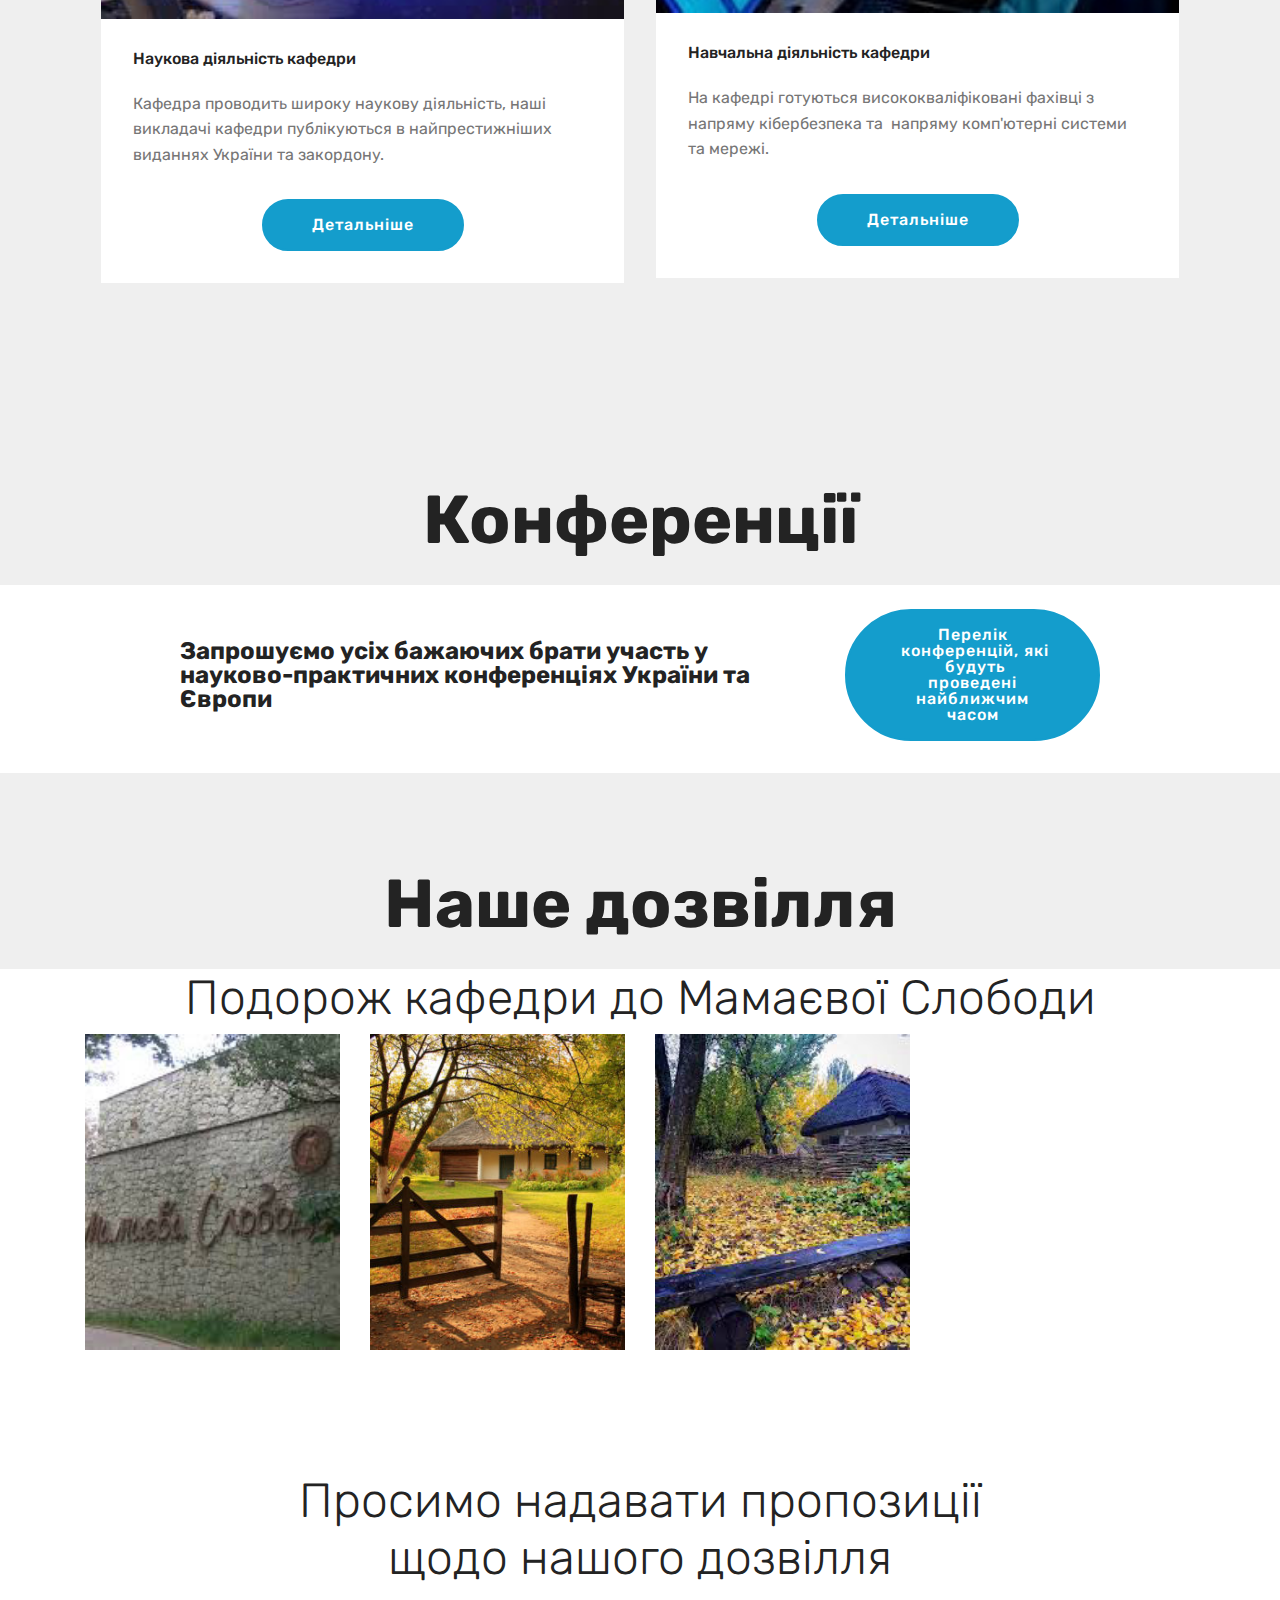
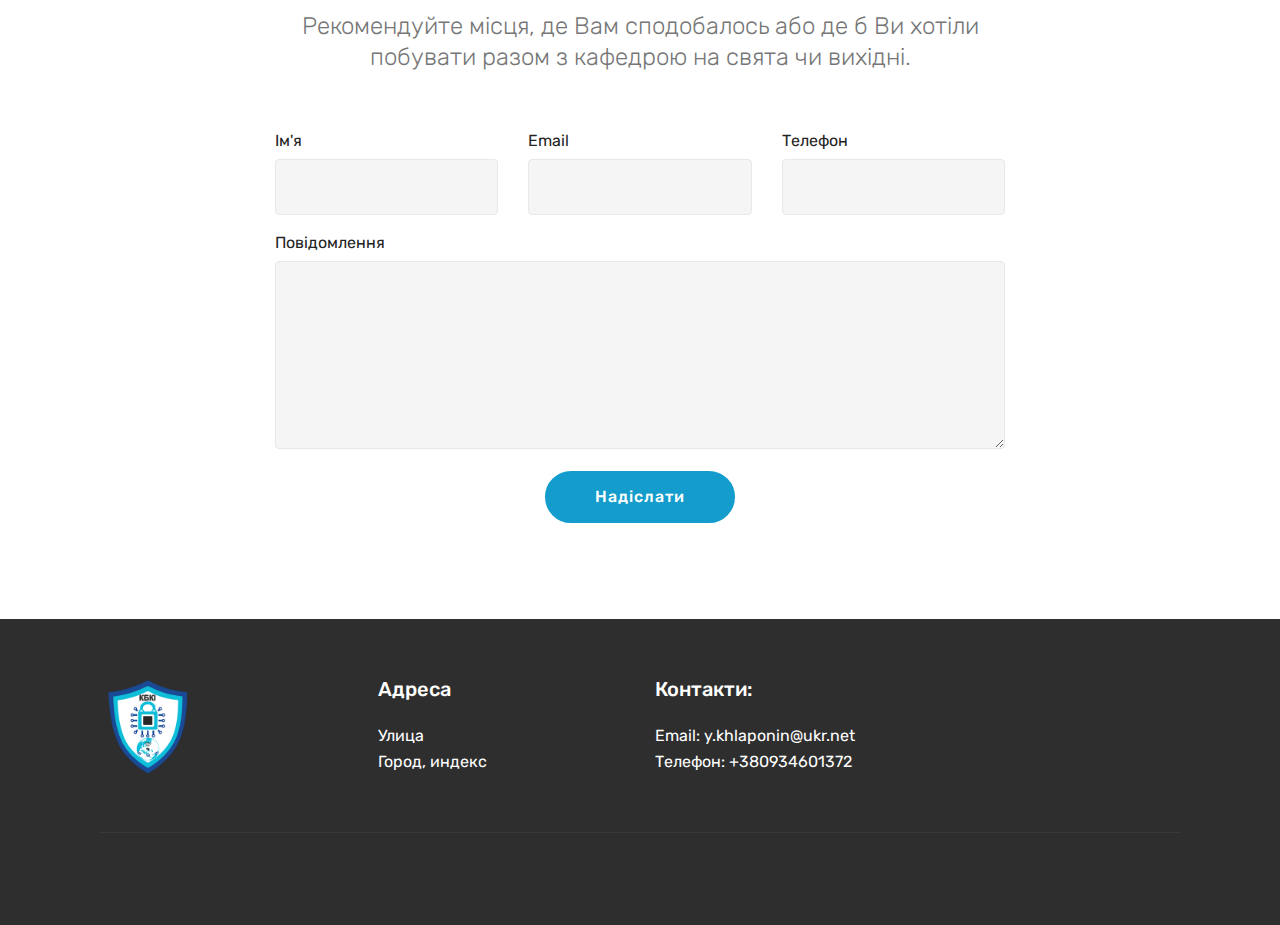
<file: page5.html>
<!DOCTYPE html>
<html  >
<head>
  <!-- Site made with Mobirise Website Builder v4.11.2, https://mobirise.com -->
  <meta charset="UTF-8">
  <meta http-equiv="X-UA-Compatible" content="IE=edge">
  <meta name="generator" content="Mobirise v4.11.2, mobirise.com">
  <meta name="viewport" content="width=device-width, initial-scale=1, minimum-scale=1">
  <link rel="shortcut icon" href="assets/images/image-2019-10-31-09-40-9-158x151.png" type="image/x-icon">
  <meta name="description" content="">
  
  <title>Page 5</title>
  <link rel="stylesheet" href="assets/web/assets/mobirise-icons/mobirise-icons.css">
  <link rel="stylesheet" href="assets/web/assets/mobirise-icons-bold/mobirise-icons-bold.css">
  <link rel="stylesheet" href="assets/web/assets/mobirise-icons2/mobirise2.css">
  <link rel="stylesheet" href="assets/bootstrap/css/bootstrap.min.css">
  <link rel="stylesheet" href="assets/bootstrap/css/bootstrap-grid.min.css">
  <link rel="stylesheet" href="assets/bootstrap/css/bootstrap-reboot.min.css">
  <link rel="stylesheet" href="assets/dropdown/css/style.css">
  <link rel="stylesheet" href="assets/tether/tether.min.css">
  <link rel="stylesheet" href="assets/socicon/css/styles.css">
  <link rel="stylesheet" href="assets/theme/css/style.css">
  <link rel="preload" as="style" href="assets/mobirise/css/mbr-additional.css"><link rel="stylesheet" href="assets/mobirise/css/mbr-additional.css" type="text/css">
  
  
  
</head>
<body>
  <section class="menu cid-rFxpD0tpVM" once="menu" id="menu2-u">

    

    <nav class="navbar navbar-expand beta-menu navbar-dropdown align-items-center navbar-toggleable-sm">
        <button class="navbar-toggler navbar-toggler-right" type="button" data-toggle="collapse" data-target="#navbarSupportedContent" aria-controls="navbarSupportedContent" aria-expanded="false" aria-label="Toggle navigation">
            <div class="hamburger">
                <span></span>
                <span></span>
                <span></span>
                <span></span>
            </div>
        </button>
        <div class="menu-logo">
            <div class="navbar-brand">
                <span class="navbar-logo">
                    <a href="https://mobirise.co">
                        <img src="assets/images/image-2019-10-31-09-40-9-158x151.png" alt="Mobirise" title="" style="height: 3.8rem;">
                    </a>
                </span>
                
            </div>
        </div>
        <div class="collapse navbar-collapse" id="navbarSupportedContent">
            <ul class="navbar-nav nav-dropdown" data-app-modern-menu="true"><li class="nav-item">
                    <a class="nav-link link text-primary display-4" href="#top">На головну</a>
                </li><li class="nav-item">
                    <a class="nav-link link text-primary display-4" href="index.html#footer1-n">
                        Про нас</a>
                </li></ul>
            <div class="navbar-buttons mbr-section-btn"><a class="btn btn-sm btn-white display-7" href="tel:+1-234-567-8901">
                    </a>  <a class="btn btn-sm btn-primary-outline display-7" href="mailto:y.khlaponin@ukr.net"><span class="mbri-letter mbr-iconfont mbr-iconfont-btn"></span>cybersecure@ukr.net
                    </a></div>
        </div>
    </nav>
</section>

<section class="engine"><a href="https://mobirise.info/t">free amp template</a></section><section class="header12 cid-rFxpD81LJF mbr-fullscreen" id="header12-v">

    

    <div class="mbr-overlay" style="opacity: 0.5; background-color: rgb(35, 35, 35);">
    </div>

    <div class="container  ">
            <div class="media-container">
                <div class="col-md-12 align-center">
                    <h1 class="mbr-section-title pb-3 mbr-white mbr-bold mbr-fonts-style display-1">Сайт кафедри кібербезпеки та комп'ютерної інженерії</h1>
                    <p class="mbr-text pb-3 mbr-white mbr-fonts-style display-5">Сайт знаходиться в розробці. <br>Для внесення пропозицій звертайтесь до завідувача кафедри</p>
                    <div class="mbr-section-btn align-center py-2"><a class="btn btn-md btn-primary display-4" href="assets/files/Розклад.pdf" target="_blank">Розклад занять</a></div>

                    <div class="icons-media-container mbr-white">
                        <div class="card col-12 col-md-6 col-lg-3">
                            <div class="icon-block">
                            <a href="https://mobirise.co/">
                                <span class="mbr-iconfont mbrib-info" style="font-size: 30px;"></span>
                            </a>
                            </div>
                            <h5 class="mbr-fonts-style display-5"><a href="index.html#header16-8" class="text-white">Новини кафедри</a></h5>
                        </div>

                        <div class="card col-12 col-md-6 col-lg-3">
                            <div class="icon-block">
                                <a href="https://mobirise.co/">
                                    <span class="mbr-iconfont mobi-mbri-file mobi-mbri" style="font-size: 30px;"></span>
                                </a>
                            </div>
                            <h5 class="mbr-fonts-style display-5"><a href="index.html#header16-b" class="text-white">Навчальна та наукова діяльність кафедри</a></h5>
                        </div>

                        <div class="card col-12 col-md-6 col-lg-3">
                            <div class="icon-block">
                                <a href="https://mobirise.co/">
                                    <span class="mbr-iconfont mbri-chat" style="font-size: 30px;"></span>
                                </a>
                            </div>
                            <h5 class="mbr-fonts-style display-5"><a href="index.html#info1-g" class="text-white">Конференції</a></h5>
                        </div>

                        <div class="card col-12 col-md-6 col-lg-3">
                            <div class="icon-block">
                                <a href="https://mobirise.co/">
                                    <span class="mbr-iconfont mbrib-smile-face" style="font-size: 30px;"></span>
                                </a>
                            </div>
                            <h5 class="mbr-fonts-style display-5"><a href="index.html#header16-i" class="text-white">Дозвілля</a></h5>
                        </div>
                    </div>
                </div>
            </div>
    </div>

    
</section>

<section class="mbr-section form1 cid-rFxpDiHmPb" id="form1-w">

    

    
    <div class="container">
        <div class="row justify-content-center">
            <div class="title col-12 col-lg-8">
                <h2 class="mbr-section-title align-center pb-3 mbr-fonts-style display-5">Форма зворотнього зв'язку</h2>
                <h3 class="mbr-section-subtitle align-center mbr-light pb-3 mbr-fonts-style display-5"><strong>Для поліпшення роботи сайту просимо Вас вносити свої пропозиції</strong></h3>
            </div>
        </div>
    </div>
    <div class="container">
        <div class="row justify-content-center">
            <div class="media-container-column col-lg-8" data-form-type="formoid">
                <!---Formbuilder Form--->
                <form action="https://mobirise.com/" method="POST" class="mbr-form form-with-styler" data-form-title="Mobirise Form"><input type="hidden" name="email" data-form-email="true" value="eQgHerOOC0R/QrAzUASDtvXGOi+J2iZktg49wwkqteewuAMAcKpaWqkQyD2aZWvGu0fAQJ4hD/lJQLXCAKxmRyEdsf0AygZJH9m3ntaLG73FMQF2cxObn3gb8BxR+T6j">
                    <div class="row">
                        <div hidden="hidden" data-form-alert="" class="alert alert-success col-12">Дякуємо!</div>
                        <div hidden="hidden" data-form-alert-danger="" class="alert alert-danger col-12">
                        </div>
                    </div>
                    <div class="dragArea row">
                        <div class="col-md-4  form-group" data-for="name">
                            <label for="name-form1-w" class="form-control-label mbr-fonts-style display-7">Ім'я</label>
                            <input type="text" name="name" data-form-field="Name" required="required" class="form-control display-7" id="name-form1-w">
                        </div>
                        <div class="col-md-4  form-group" data-for="email">
                            <label for="email-form1-w" class="form-control-label mbr-fonts-style display-7">Email</label>
                            <input type="email" name="email" data-form-field="Email" required="required" class="form-control display-7" id="email-form1-w">
                        </div>
                        <div data-for="phone" class="col-md-4  form-group">
                            <label for="phone-form1-w" class="form-control-label mbr-fonts-style display-7">Телефон</label>
                            <input type="tel" name="phone" data-form-field="Phone" class="form-control display-7" id="phone-form1-w">
                        </div>
                        <div data-for="message" class="col-md-12 form-group">
                            <label for="message-form1-w" class="form-control-label mbr-fonts-style display-7">Повідомлення</label>
                            <textarea name="message" data-form-field="Message" class="form-control display-7" id="message-form1-w"></textarea>
                        </div>
                        <div class="col-md-12 input-group-btn align-center"><button type="submit" class="btn btn-primary btn-form display-4" href="mailto:y.khlaponin@ukr.net">Надіслати</button></div>
                    </div>
                </form><!---Formbuilder Form--->
            </div>
        </div>
    </div>
</section>

<section class="header1 cid-rFxpDsUxAz" id="header16-x">

    

    

    <div class="container">
        <div class="row justify-content-md-center">
            <div class="col-md-10 align-center">
                <h1 class="mbr-section-title mbr-bold pb-3 mbr-fonts-style display-1">Новини кафедри</h1>
                
                
                
            </div>
        </div>
    </div>

</section>

<section class="features3 cid-rFxpDBfpan" id="features3-y">

    

    
    <div class="container">
        <div class="media-container-row">
            <div class="card p-3 col-12 col-md-6 col-lg-3">
                <div class="card-wrapper">
                    <div class="card-img">
                        <img src="assets/images/30a8f0105994b179170061cabaa4823f-492x175.jpeg" alt="Mobirise" title="">
                    </div>
                    <div class="card-box">
                        <h4 class="card-title mbr-fonts-style display-7">Завідувач та викладач кафедри прийняли участь у другому Міжнародному форумі "Кібербезпека - захисти свій бізнес"&nbsp;</h4>
                        <p class="mbr-text mbr-fonts-style display-7">16.10.2019 року було проведено другий Міжнародний форум "Кібербезпека - захисти свій бізнес", в якому взяли участь завідувач кафедри Хлапонін Ю.І. та старший викладач Рудніцька О.В.</p>
                    </div>
                    <div class="mbr-section-btn text-center"><a href="page1.html" class="btn btn-primary display-4" target="_blank">Детальніше</a></div>
                </div>
            </div>

            <div class="card p-3 col-12 col-md-6 col-lg-3">
                <div class="card-wrapper">
                    <div class="card-img">
                        <img src="assets/images/kset-1-396x297.jpg" alt="Mobirise" title="">
                    </div>
                    <div class="card-box">
                        <h4 class="card-title mbr-fonts-style display-7">Відбулась конференція PIC S&amp;T-2019</h4>
                        <p class="mbr-text mbr-fonts-style display-7">Викладачі та аспіранти взяли участь у Науково-практичній конференції "Проблеми інформаційних комунікацій, науки та технологій"</p>
                    </div>
                    <div class="mbr-section-btn text-center"><a href="index.html#features3-7" class="btn btn-primary display-4" target="_blank">Детальніше</a></div>
                </div>
            </div>

            <div class="card p-3 col-12 col-md-6 col-lg-3">
                <div class="card-wrapper">
                    <div class="card-img">
                        <img src="assets/images/mastercard-cybersecurity-professionals-492x277.jpg" alt="Mobirise" title="">
                    </div>
                    <div class="card-box">
                        <h4 class="card-title mbr-fonts-style display-7">На кафедрі КБКІ розгортається кіберфізична студія</h4>
                        <p class="mbr-text mbr-fonts-style display-7">Запршуємо студентів формувати команди для кіберспортивних тренувань та змагань.</p>
                    </div>
                    <div class="mbr-section-btn text-center"><a href="index.html#features3-a" class="btn btn-primary display-4" target="_blank">Детальніше</a></div>
                </div>
            </div>

            <div class="card p-3 col-12 col-md-6 col-lg-3">
                <div class="card-wrapper">
                    <div class="card-img">
                        <img src="assets/images/21-05-2018-492x143.jpeg" alt="Mobirise" title="">
                    </div>
                    <div class="card-box">
                        <h4 class="card-title mbr-fonts-style display-7">Шановні студенти та викладачі. Запрошуємо відвідати виставки</h4>
                        <p class="mbr-text mbr-fonts-style display-7">В Києві найближчим часом відбудеться ряд виставок присвячених іноваціям для забезпечення безпеки інформаційних ресурсів.</p>
                    </div>
                    <div class="mbr-section-btn text-center"><a href="index.html#features3-a" class="btn btn-primary display-4" target="_blank">Детальніше</a></div>
                </div>
            </div>
        </div>
    </div>
</section>

<section class="header1 cid-rFxpDODvDf" id="header16-z">

    

    

    <div class="container">
        <div class="row justify-content-md-center">
            <div class="col-md-10 align-center">
                <h1 class="mbr-section-title mbr-bold pb-3 mbr-fonts-style display-1">
                    Навчальна та наукова діяльність кафедри</h1>
                
                
                
            </div>
        </div>
    </div>

</section>

<section class="features3 cid-rFxpDVvQmQ" id="features3-10">

    

    
    <div class="container">
        <div class="media-container-row">
            <div class="card p-3 col-12 col-md-6">
                <div class="card-wrapper">
                    <div class="card-img">
                        <img src="assets/images/images-275x151.jpg" alt="Mobirise" title="">
                    </div>
                    <div class="card-box">
                        <h4 class="card-title mbr-fonts-style display-7">Наукова діяльність кафедри</h4>
                        <p class="mbr-text mbr-fonts-style display-7">Кафедра проводить широку наукову діяльність, наші викладачі кафедри публікуються в найпрестижніших виданнях України та закордону.</p>
                    </div>
                    <div class="mbr-section-btn text-center"><a href="https://mobirise.co" class="btn btn-primary display-4">Детальніше</a></div>
                </div>
            </div>

            <div class="card p-3 col-12 col-md-6">
                <div class="card-wrapper">
                    <div class="card-img">
                        <img src="assets/images/images-1-290x174.jpeg" alt="Mobirise" title="">
                    </div>
                    <div class="card-box">
                        <h4 class="card-title mbr-fonts-style display-7">
                            Навчальна діяльність кафедри</h4>
                        <p class="mbr-text mbr-fonts-style display-7">На кафедрі готуються висококваліфіковані фахівці з напряму кібербезпека та &nbsp;напряму комп'ютерні системи та мережі.</p>
                    </div>
                    <div class="mbr-section-btn text-center"><a href="https://mobirise.co" class="btn btn-primary display-4">Детальніше</a></div>
                </div>
            </div>

            

            
        </div>
    </div>
</section>

<section class="header1 cid-rFxpE7ImJa" id="header16-11">

    

    

    <div class="container">
        <div class="row justify-content-md-center">
            <div class="col-md-10 align-center">
                <h1 class="mbr-section-title mbr-bold pb-3 mbr-fonts-style display-1">Конференції</h1>
                
                
                
            </div>
        </div>
    </div>

</section>

<section class="mbr-section info1 cid-rFxpEd5x1j" id="info1-12">

    

    
    <div class="container">
        <div class="row justify-content-center content-row">
            <div class="media-container-column title col-12 col-lg-7 col-md-6">
                
                <h2 class="align-left mbr-bold mbr-fonts-style display-5">Запрошуємо усіх бажаючих брати участь у науково-практичних конференціях України та Європи</h2>
            </div>
            <div class="media-container-column col-12 col-lg-3 col-md-4">
                <div class="mbr-section-btn align-right py-4"><a class="btn btn-primary display-4" href="assets/files/%D0%9A%D0%BE%D0%BD%D1%84%D0%B5%D1%80%D0%B5%D0%BD%D1%86%D1%96%D1%97.docx">Перелік &nbsp;конференцій, які &nbsp;будуть проведені найближчим часом</a></div>
            </div>
        </div>
    </div>
</section>

<section class="header1 cid-rFxpEkrgjX" id="header16-13">

    

    

    <div class="container">
        <div class="row justify-content-md-center">
            <div class="col-md-10 align-center">
                <h1 class="mbr-section-title mbr-bold pb-3 mbr-fonts-style display-1">Наше дозвілля</h1>
                
                
                
            </div>
        </div>
    </div>

</section>

<section class="mbr-gallery gallery5 cid-rFxpEruvp4" id="gallery5-14">

    

    

    <div class="container">
        <h3 class="mbr-section-title align-center mbr-fonts-style display-2">Подорож кафедри до Мамаєвої Слободи</h3>
        
        <div class="row" id="gallery" data-toggle="modal" data-target="#carouselModal">
            <div class="col-sm-6 col-md-4 col-lg-3 item gallery-image">
                <div class="item-wrapper">
                    <img class="w-100" src="assets/images/-1-259x194.jpg" alt="" data-target="#mbrCarousel" data-slide-to="0" title="">
                </div>
            </div>
            <div class="col-sm-6 col-md-4 col-lg-3 item gallery-image">
                <div class="item-wrapper">
                    <img class="w-100" src="assets/images/-510x340.jpg" alt="" data-target="#mbrCarousel" data-slide-to="1" title="">
                </div>
            </div>
            <div class="col-sm-6 col-md-4 col-lg-3 item gallery-image">
                <div class="item-wrapper">
                    <img class="w-100" src="assets/images/images-2-202x250.jpg" alt="" data-target="#mbrCarousel" data-slide-to="2" title="">
                </div>
            </div>
            
        </div>

        <div class="modal mbr-slider fade" id="carouselModal" tabindex="-1" role="dialog" aria-hidden="true">
            <div class="modal-dialog" role="document">
                <div class="modal-content">
                    <div class="modal-body">
                        <div id="mbrCarousel" class="carousel slide" data-ride="carousel">
                            <div class="carousel-inner">
                                <div class="carousel-item active">
                                    <img class="d-block w-100" src="assets/images/background1.jpg" alt="">
                                </div>
                                <div class="carousel-item">
                                    <img class="d-block w-100" src="assets/images/background2.jpg" alt="">
                                </div>
                                <div class="carousel-item">
                                    <img class="d-block w-100" src="assets/images/background3.jpg" alt="">
                                </div>
                                <div class="carousel-item">
                                    <img class="d-block w-100" src="assets/images/background4.jpg" alt="">
                                </div>
                            </div>
                            <ol class="carousel-indicators">
                                <li data-target="#mbrCarousel" data-slide-to="0" class="active"></li>
                                <li data-target="#mbrCarousel" data-slide-to="1"></li>
                                <li data-target="#mbrCarousel" data-slide-to="2"></li>
                                <li data-target="#mbrCarousel" data-slide-to="3"></li>
                            </ol>
                            <a role="button" href="" class="close" data-dismiss="modal" aria-label="Close">
                            </a>
                            <a class="carousel-control-prev carousel-control" href="#mbrCarousel" role="button" data-slide="prev">
                                <span class="mbri-left mbr-iconfont" aria-hidden="true"></span>
                                <span class="sr-only">Назад</span>
                            </a>
                            <a class="carousel-control-next carousel-control" href="#mbrCarousel" role="button" data-slide="next">
                                <span class="mbri-right mbr-iconfont" aria-hidden="true"></span>
                                <span class="sr-only">Вперед</span>
                            </a>
                        </div>
                    </div>
                </div>
            </div>
        </div>
    </div>
</section>

<section class="mbr-section form1 cid-rFxpEAGYuR" id="form1-15">

    

    
    <div class="container">
        <div class="row justify-content-center">
            <div class="title col-12 col-lg-8">
                <h2 class="mbr-section-title align-center pb-3 mbr-fonts-style display-2">Просимо надавати пропозиції щодо нашого дозвілля</h2>
                <h3 class="mbr-section-subtitle align-center mbr-light pb-3 mbr-fonts-style display-5">Рекомендуйте місця, де Вам сподобалось або де б Ви хотіли побувати разом з кафедрою на свята чи вихідні.</h3>
            </div>
        </div>
    </div>
    <div class="container">
        <div class="row justify-content-center">
            <div class="media-container-column col-lg-8" data-form-type="formoid">
                <!---Formbuilder Form--->
                <form action="https://mobirise.com/" method="POST" class="mbr-form form-with-styler" data-form-title="Mobirise Form"><input type="hidden" name="email" data-form-email="true" value="dfsinJkVlyeK9kpcCZSFUDO49JcN9VUrGYwdINXzJFHq/GDgZKVSiVUT1WWe7vSnVzEnti2mQfKQcSOpiNUMEdMOQBArl5sHwfQ1lA1HP1SQQqgp68Td+zFUwpP0c+qt">
                    <div class="row">
                        <div hidden="hidden" data-form-alert="" class="alert alert-success col-12">Спасибо за заполнение анкеты!</div>
                        <div hidden="hidden" data-form-alert-danger="" class="alert alert-danger col-12">
                        </div>
                    </div>
                    <div class="dragArea row">
                        <div class="col-md-4  form-group" data-for="name">
                            <label for="name-form1-15" class="form-control-label mbr-fonts-style display-7">Ім'я</label>
                            <input type="text" name="name" data-form-field="Name" required="required" class="form-control display-7" id="name-form1-15">
                        </div>
                        <div class="col-md-4  form-group" data-for="email">
                            <label for="email-form1-15" class="form-control-label mbr-fonts-style display-7">Email</label>
                            <input type="email" name="email" data-form-field="Email" required="required" class="form-control display-7" id="email-form1-15">
                        </div>
                        <div data-for="phone" class="col-md-4  form-group">
                            <label for="phone-form1-15" class="form-control-label mbr-fonts-style display-7">Телефон</label>
                            <input type="tel" name="phone" data-form-field="Phone" class="form-control display-7" id="phone-form1-15">
                        </div>
                        <div data-for="message" class="col-md-12 form-group">
                            <label for="message-form1-15" class="form-control-label mbr-fonts-style display-7">Повідомлення</label>
                            <textarea name="message" data-form-field="Message" class="form-control display-7" id="message-form1-15"></textarea>
                        </div>
                        <div class="col-md-12 input-group-btn align-center"><button type="submit" class="btn btn-primary btn-form display-4" href="mailto:y.khlaponin@ukr.net">Надіслати</button></div>
                    </div>
                </form><!---Formbuilder Form--->
            </div>
        </div>
    </div>
</section>

<section class="cid-rFxpEIajyF" id="footer1-16">

    

    

    <div class="container">
        <div class="media-container-row content text-white">
            <div class="col-12 col-md-3">
                <div class="media-wrap">
                    <a href="https://mobirise.co/">
                        <img src="assets/images/logo-kbki-shield-6300x6300-22-250x250.png" alt="Mobirise" title="">
                    </a>
                </div>
            </div>
            <div class="col-12 col-md-3 mbr-fonts-style display-7">
                <h5 class="pb-3">
                    Адреса</h5>
                <p class="mbr-text">
                    Улица
                    <br>Город, индекс
                </p>
            </div>
            <div class="col-12 col-md-3 mbr-fonts-style display-7">
                <h5 class="pb-3">Контакти:</h5>
                <p class="mbr-text">
                    Email: y.khlaponin@ukr.net&nbsp;<br>Телефон: +380934601372&nbsp;<br><br></p>
            </div>
            <div class="col-12 col-md-3 mbr-fonts-style display-7">
                <h5 class="pb-3"></h5>
                <p class="mbr-text"></p>
            </div>
        </div>
        <div class="footer-lower">
            <div class="media-container-row">
                <div class="col-sm-12">
                    <hr>
                </div>
            </div>
            <div class="media-container-row mbr-white">
                <div class="col-sm-6 copyright">
                    <p class="mbr-text mbr-fonts-style display-7"></p>
                </div>
                <div class="col-md-6">
                    
                </div>
            </div>
        </div>
    </div>
</section>


  <script src="assets/web/assets/jquery/jquery.min.js"></script>
  <script src="assets/popper/popper.min.js"></script>
  <script src="assets/bootstrap/js/bootstrap.min.js"></script>
  <script src="assets/dropdown/js/nav-dropdown.js"></script>
  <script src="assets/dropdown/js/navbar-dropdown.js"></script>
  <script src="assets/touchswipe/jquery.touch-swipe.min.js"></script>
  <script src="assets/vimeoplayer/jquery.mb.vimeo_player.js"></script>
  <script src="assets/tether/tether.min.js"></script>
  <script src="assets/smoothscroll/smooth-scroll.js"></script>
  <script src="assets/theme/js/script.js"></script>
  <script src="assets/formoid/formoid.min.js"></script>
  
  
</body>
</html>
</file>
<file: assets/web/assets/mobirise-icons/mobirise-icons.css>
@font-face {
  font-family: 'MobiriseIcons';
  src:  url('mobirise-icons.eot?spat4u');
  src:  url('mobirise-icons.eot?spat4u#iefix') format('embedded-opentype'),
    url('mobirise-icons.ttf?spat4u') format('truetype'),
    url('mobirise-icons.woff?spat4u') format('woff'),
    url('mobirise-icons.svg?spat4u#MobiriseIcons') format('svg');
  font-weight: normal;
  font-style: normal;
  font-display: swap;
}

[class^="mbri-"], [class*=" mbri-"] {
  /* use !important to prevent issues with browser extensions that change fonts */
  font-family: MobiriseIcons !important;
  speak: none;
  font-style: normal;
  font-weight: normal;
  font-variant: normal;
  text-transform: none;
  line-height: 1;

  /* Better Font Rendering =========== */
  -webkit-font-smoothing: antialiased;
  -moz-osx-font-smoothing: grayscale;
}

.mbri-add-submenu:before {
  content: "\e900";
}
.mbri-alert:before {
  content: "\e901";
}
.mbri-align-center:before {
  content: "\e902";
}
.mbri-align-justify:before {
  content: "\e903";
}
.mbri-align-left:before {
  content: "\e904";
}
.mbri-align-right:before {
  content: "\e905";
}
.mbri-android:before {
  content: "\e906";
}
.mbri-apple:before {
  content: "\e907";
}
.mbri-arrow-down:before {
  content: "\e908";
}
.mbri-arrow-next:before {
  content: "\e909";
}
.mbri-arrow-prev:before {
  content: "\e90a";
}
.mbri-arrow-up:before {
  content: "\e90b";
}
.mbri-bold:before {
  content: "\e90c";
}
.mbri-bookmark:before {
  content: "\e90d";
}
.mbri-bootstrap:before {
  content: "\e90e";
}
.mbri-briefcase:before {
  content: "\e90f";
}
.mbri-browse:before {
  content: "\e910";
}
.mbri-bulleted-list:before {
  content: "\e911";
}
.mbri-calendar:before {
  content: "\e912";
}
.mbri-camera:before {
  content: "\e913";
}
.mbri-cart-add:before {
  content: "\e914";
}
.mbri-cart-full:before {
  content: "\e915";
}
.mbri-cash:before {
  content: "\e916";
}
.mbri-change-style:before {
  content: "\e917";
}
.mbri-chat:before {
  content: "\e918";
}
.mbri-clock:before {
  content: "\e919";
}
.mbri-close:before {
  content: "\e91a";
}
.mbri-cloud:before {
  content: "\e91b";
}
.mbri-code:before {
  content: "\e91c";
}
.mbri-contact-form:before {
  content: "\e91d";
}
.mbri-credit-card:before {
  content: "\e91e";
}
.mbri-cursor-click:before {
  content: "\e91f";
}
.mbri-cust-feedback:before {
  content: "\e920";
}
.mbri-database:before {
  content: "\e921";
}
.mbri-delivery:before {
  content: "\e922";
}
.mbri-desktop:before {
  content: "\e923";
}
.mbri-devices:before {
  content: "\e924";
}
.mbri-down:before {
  content: "\e925";
}
.mbri-download:before {
  content: "\e989";
}
.mbri-drag-n-drop:before {
  content: "\e927";
}
.mbri-drag-n-drop2:before {
  content: "\e928";
}
.mbri-edit:before {
  content: "\e929";
}
.mbri-edit2:before {
  content: "\e92a";
}
.mbri-error:before {
  content: "\e92b";
}
.mbri-extension:before {
  content: "\e92c";
}
.mbri-features:before {
  content: "\e92d";
}
.mbri-file:before {
  content: "\e92e";
}
.mbri-flag:before {
  content: "\e92f";
}
.mbri-folder:before {
  content: "\e930";
}
.mbri-gift:before {
  content: "\e931";
}
.mbri-github:before {
  content: "\e932";
}
.mbri-globe:before {
  content: "\e933";
}
.mbri-globe-2:before {
  content: "\e934";
}
.mbri-growing-chart:before {
  content: "\e935";
}
.mbri-hearth:before {
  content: "\e936";
}
.mbri-help:before {
  content: "\e937";
}
.mbri-home:before {
  content: "\e938";
}
.mbri-hot-cup:before {
  content: "\e939";
}
.mbri-idea:before {
  content: "\e93a";
}
.mbri-image-gallery:before {
  content: "\e93b";
}
.mbri-image-slider:before {
  content: "\e93c";
}
.mbri-info:before {
  content: "\e93d";
}
.mbri-italic:before {
  content: "\e93e";
}
.mbri-key:before {
  content: "\e93f";
}
.mbri-laptop:before {
  content: "\e940";
}
.mbri-layers:before {
  content: "\e941";
}
.mbri-left-right:before {
  content: "\e942";
}
.mbri-left:before {
  content: "\e943";
}
.mbri-letter:before {
  content: "\e944";
}
.mbri-like:before {
  content: "\e945";
}
.mbri-link:before {
  content: "\e946";
}
.mbri-lock:before {
  content: "\e947";
}
.mbri-login:before {
  content: "\e948";
}
.mbri-logout:before {
  content: "\e949";
}
.mbri-magic-stick:before {
  content: "\e94a";
}
.mbri-map-pin:before {
  content: "\e94b";
}
.mbri-menu:before {
  content: "\e94c";
}
.mbri-mobile:before {
  content: "\e94d";
}
.mbri-mobile2:before {
  content: "\e94e";
}
.mbri-mobirise:before {
  content: "\e94f";
}
.mbri-more-horizontal:before {
  content: "\e950";
}
.mbri-more-vertical:before {
  content: "\e951";
}
.mbri-music:before {
  content: "\e952";
}
.mbri-new-file:before {
  content: "\e953";
}
.mbri-numbered-list:before {
  content: "\e954";
}
.mbri-opened-folder:before {
  content: "\e955";
}
.mbri-pages:before {
  content: "\e956";
}
.mbri-paper-plane:before {
  content: "\e957";
}
.mbri-paperclip:before {
  content: "\e958";
}
.mbri-photo:before {
  content: "\e959";
}
.mbri-photos:before {
  content: "\e95a";
}
.mbri-pin:before {
  content: "\e95b";
}
.mbri-play:before {
  content: "\e95c";
}
.mbri-plus:before {
  content: "\e95d";
}
.mbri-preview:before {
  content: "\e95e";
}
.mbri-print:before {
  content: "\e95f";
}
.mbri-protect:before {
  content: "\e960";
}
.mbri-question:before {
  content: "\e961";
}
.mbri-quote-left:before {
  content: "\e962";
}
.mbri-quote-right:before {
  content: "\e963";
}
.mbri-refresh:before {
  content: "\e964";
}
.mbri-responsive:before {
  content: "\e965";
}
.mbri-right:before {
  content: "\e966";
}
.mbri-rocket:before {
  content: "\e967";
}
.mbri-sad-face:before {
  content: "\e968";
}
.mbri-sale:before {
  content: "\e969";
}
.mbri-save:before {
  content: "\e96a";
}
.mbri-search:before {
  content: "\e96b";
}
.mbri-setting:before {
  content: "\e96c";
}
.mbri-setting2:before {
  content: "\e96d";
}
.mbri-setting3:before {
  content: "\e96e";
}
.mbri-share:before {
  content: "\e96f";
}
.mbri-shopping-bag:before {
  content: "\e970";
}
.mbri-shopping-basket:before {
  content: "\e971";
}
.mbri-shopping-cart:before {
  content: "\e972";
}
.mbri-sites:before {
  content: "\e973";
}
.mbri-smile-face:before {
  content: "\e974";
}
.mbri-speed:before {
  content: "\e975";
}
.mbri-star:before {
  content: "\e976";
}
.mbri-success:before {
  content: "\e977";
}
.mbri-sun:before {
  content: "\e978";
}
.mbri-sun2:before {
  content: "\e979";
}
.mbri-tablet:before {
  content: "\e97a";
}
.mbri-tablet-vertical:before {
  content: "\e97b";
}
.mbri-target:before {
  content: "\e97c";
}
.mbri-timer:before {
  content: "\e97d";
}
.mbri-to-ftp:before {
  content: "\e97e";
}
.mbri-to-local-drive:before {
  content: "\e97f";
}
.mbri-touch-swipe:before {
  content: "\e980";
}
.mbri-touch:before {
  content: "\e981";
}
.mbri-trash:before {
  content: "\e982";
}
.mbri-underline:before {
  content: "\e983";
}
.mbri-unlink:before {
  content: "\e984";
}
.mbri-unlock:before {
  content: "\e985";
}
.mbri-up-down:before {
  content: "\e986";
}
.mbri-up:before {
  content: "\e987";
}
.mbri-update:before {
  content: "\e988";
}
.mbri-upload:before {
 content: "\e926"; 
}
.mbri-user:before {
  content: "\e98a";
}
.mbri-user2:before {
  content: "\e98b";
}
.mbri-users:before {
  content: "\e98c";
}
.mbri-video:before {
  content: "\e98d";
}
.mbri-video-play:before {
  content: "\e98e";
}
.mbri-watch:before {
  content: "\e98f";
}
.mbri-website-theme:before {
  content: "\e990";
}
.mbri-wifi:before {
  content: "\e991";
}
.mbri-windows:before {
  content: "\e992";
}
.mbri-zoom-out:before {
  content: "\e993";
}
.mbri-redo:before {
  content: "\e994";
}
.mbri-undo:before {
  content: "\e995";
}
</file>
<file: assets/web/assets/mobirise-icons-bold/mobirise-icons-bold.css>
@font-face {
  font-family: 'mobirise-icons-bold';
  font-display: swap;
  src:  url('mobirise-icons-bold.eot?m1l4yr');
  src:  url('mobirise-icons-bold.eot?m1l4yr#iefix') format('embedded-opentype'),
    url('mobirise-icons-bold.ttf?m1l4yr') format('truetype'),
    url('mobirise-icons-bold.woff?m1l4yr') format('woff'),
    url('mobirise-icons-bold.svg?m1l4yr#mobirise-icons-bold') format('svg');
  font-weight: normal;
  font-style: normal;
}

[class^="mbrib-"], [class*="mbrib-"] {
  /* use !important to prevent issues with browser extensions that change fonts */
  font-family: 'mobirise-icons-bold' !important;
  speak: none;
  font-style: normal;
  font-weight: normal;
  font-variant: normal;
  text-transform: none;
  line-height: 1;

  /* Better Font Rendering =========== */
  -webkit-font-smoothing: antialiased;
  -moz-osx-font-smoothing: grayscale;
}

.mbrib-add-submenu:before {
  content: "\e900";
}
.mbrib-alert:before {
  content: "\e901";
}
.mbrib-align-center:before {
  content: "\e902";
}
.mbrib-align-justify:before {
  content: "\e903";
}
.mbrib-align-left:before {
  content: "\e904";
}
.mbrib-align-right:before {
  content: "\e905";
}
.mbrib-android:before {
  content: "\e906";
}
.mbrib-apple:before {
  content: "\e907";
}
.mbrib-arrow-down:before {
  content: "\e908";
}
.mbrib-arrow-next:before {
  content: "\e909";
}
.mbrib-arrow-prev:before {
  content: "\e90a";
}
.mbrib-arrow-up:before {
  content: "\e90b";
}
.mbrib-bold:before {
  content: "\e90c";
}
.mbrib-bookmark:before {
  content: "\e90d";
}
.mbrib-bootstrap:before {
  content: "\e90e";
}
.mbrib-briefcase:before {
  content: "\e90f";
}
.mbrib-browse:before {
  content: "\e910";
}
.mbrib-bulleted-list:before {
  content: "\e911";
}
.mbrib-calendar:before {
  content: "\e912";
}
.mbrib-camera:before {
  content: "\e913";
}
.mbrib-cart-add:before {
  content: "\e914";
}
.mbrib-cart-full:before {
  content: "\e915";
}
.mbrib-cash:before {
  content: "\e916";
}
.mbrib-change-style:before {
  content: "\e917";
}
.mbrib-chat:before {
  content: "\e918";
}
.mbrib-clock:before {
  content: "\e919";
}
.mbrib-close:before {
  content: "\e91a";
}
.mbrib-cloud:before {
  content: "\e91b";
}
.mbrib-code:before {
  content: "\e91c";
}
.mbrib-contact-form:before {
  content: "\e91d";
}
.mbrib-credit-card:before {
  content: "\e91e";
}
.mbrib-cursor-click:before {
  content: "\e91f";
}
.mbrib-cust-feedback:before {
  content: "\e920";
}
.mbrib-database:before {
  content: "\e921";
}
.mbrib-delivery:before {
  content: "\e922";
}
.mbrib-desktop:before {
  content: "\e923";
}
.mbrib-devices:before {
  content: "\e924";
}
.mbrib-down:before {
  content: "\e925";
}
.mbrib-download:before {
  content: "\e926";
}
.mbrib-drag-n-drop:before {
  content: "\e927";
}
.mbrib-drag-n-drop2:before {
  content: "\e928";
}
.mbrib-edit:before {
  content: "\e929";
}
.mbrib-edit2:before {
  content: "\e92a";
}
.mbrib-error:before {
  content: "\e92b";
}
.mbrib-extension:before {
  content: "\e92c";
}
.mbrib-features:before {
  content: "\e92d";
}
.mbrib-file:before {
  content: "\e92e";
}
.mbrib-flag:before {
  content: "\e92f";
}
.mbrib-folder:before {
  content: "\e930";
}
.mbrib-gift:before {
  content: "\e931";
}
.mbrib-github:before {
  content: "\e932";
}
.mbrib-globe-2:before {
  content: "\e933";
}
.mbrib-globe:before {
  content: "\e934";
}
.mbrib-growing-chart:before {
  content: "\e935";
}
.mbrib-hearth:before {
  content: "\e936";
}
.mbrib-help:before {
  content: "\e937";
}
.mbrib-home:before {
  content: "\e938";
}
.mbrib-hot-cup:before {
  content: "\e939";
}
.mbrib-idea:before {
  content: "\e93a";
}
.mbrib-image-gallery:before {
  content: "\e93b";
}
.mbrib-image-slider:before {
  content: "\e93c";
}
.mbrib-info:before {
  content: "\e93d";
}
.mbrib-italic:before {
  content: "\e93e";
}
.mbrib-key:before {
  content: "\e93f";
}
.mbrib-laptop:before {
  content: "\e940";
}
.mbrib-layers:before {
  content: "\e941";
}
.mbrib-left-right:before {
  content: "\e942";
}
.mbrib-left:before {
  content: "\e943";
}
.mbrib-letter:before {
  content: "\e944";
}
.mbrib-like:before {
  content: "\e945";
}
.mbrib-link:before {
  content: "\e946";
}
.mbrib-lock:before {
  content: "\e947";
}
.mbrib-login:before {
  content: "\e948";
}
.mbrib-logout:before {
  content: "\e949";
}
.mbrib-magic-stick:before {
  content: "\e94a";
}
.mbrib-map-pin:before {
  content: "\e94b";
}
.mbrib-menu:before {
  content: "\e94c";
}
.mbrib-mobile:before {
  content: "\e94d";
}
.mbrib-mobile2:before {
  content: "\e94e";
}
.mbrib-mobirise:before {
  content: "\e94f";
}
.mbrib-more-horizontal:before {
  content: "\e950";
}
.mbrib-more-vertical:before {
  content: "\e951";
}
.mbrib-music:before {
  content: "\e952";
}
.mbrib-new-file:before {
  content: "\e953";
}
.mbrib-numbered-list:before {
  content: "\e954";
}
.mbrib-opened-folder:before {
  content: "\e955";
}
.mbrib-pages:before {
  content: "\e956";
}
.mbrib-paper-plane:before {
  content: "\e957";
}
.mbrib-paperclip:before {
  content: "\e958";
}
.mbrib-photo:before {
  content: "\e959";
}
.mbrib-photos:before {
  content: "\e95a";
}
.mbrib-pin:before {
  content: "\e95b";
}
.mbrib-play:before {
  content: "\e95c";
}
.mbrib-plus:before {
  content: "\e95d";
}
.mbrib-preview:before {
  content: "\e95e";
}
.mbrib-print:before {
  content: "\e95f";
}
.mbrib-protect:before {
  content: "\e960";
}
.mbrib-question:before {
  content: "\e961";
}
.mbrib-quote-left:before {
  content: "\e962";
}
.mbrib-quote-right:before {
  content: "\e963";
}
.mbrib-redo:before {
  content: "\e964";
}
.mbrib-refresh:before {
  content: "\e965";
}
.mbrib-responsive:before {
  content: "\e966";
}
.mbrib-right:before {
  content: "\e967";
}
.mbrib-rocket:before {
  content: "\e968";
}
.mbrib-sad-face:before {
  content: "\e969";
}
.mbrib-sale:before {
  content: "\e96a";
}
.mbrib-save:before {
  content: "\e96b";
}
.mbrib-search:before {
  content: "\e96c";
}
.mbrib-setting:before {
  content: "\e96d";
}
.mbrib-setting2:before {
  content: "\e96e";
}
.mbrib-setting3:before {
  content: "\e96f";
}
.mbrib-share:before {
  content: "\e970";
}
.mbrib-shopping-bag:before {
  content: "\e971";
}
.mbrib-shopping-basket:before {
  content: "\e972";
}
.mbrib-shopping-cart:before {
  content: "\e973";
}
.mbrib-sites:before {
  content: "\e974";
}
.mbrib-smile-face:before {
  content: "\e975";
}
.mbrib-speed:before {
  content: "\e976";
}
.mbrib-star:before {
  content: "\e977";
}
.mbrib-success:before {
  content: "\e978";
}
.mbrib-sun:before {
  content: "\e979";
}
.mbrib-sun2:before {
  content: "\e97a";
}
.mbrib-tablet-vertical:before {
  content: "\e97b";
}
.mbrib-tablet:before {
  content: "\e97c";
}
.mbrib-target:before {
  content: "\e97d";
}
.mbrib-timer:before {
  content: "\e97e";
}
.mbrib-to-ftp:before {
  content: "\e97f";
}
.mbrib-to-local-drive:before {
  content: "\e980";
}
.mbrib-touch-swipe:before {
  content: "\e981";
}
.mbrib-touch:before {
  content: "\e982";
}
.mbrib-trash:before {
  content: "\e983";
}
.mbrib-underline:before {
  content: "\e984";
}
.mbrib-undo:before {
  content: "\e985";
}
.mbrib-unlink:before {
  content: "\e986";
}
.mbrib-unlock:before {
  content: "\e987";
}
.mbrib-up-down:before {
  content: "\e988";
}
.mbrib-up:before {
  content: "\e989";
}
.mbrib-update:before {
  content: "\e98a";
}
.mbrib-upload:before {
  content: "\e98b";
}
.mbrib-user:before {
  content: "\e98c";
}
.mbrib-user2:before {
  content: "\e98d";
}
.mbrib-users:before {
  content: "\e98e";
}
.mbrib-video-play:before {
  content: "\e98f";
}
.mbrib-video:before {
  content: "\e990";
}
.mbrib-watch:before {
  content: "\e991";
}
.mbrib-website-theme:before {
  content: "\e992";
}
.mbrib-wifi:before {
  content: "\e993";
}
.mbrib-windows:before {
  content: "\e994";
}
.mbrib-zoom-out:before {
  content: "\e995";
}
</file>
<file: assets/web/assets/mobirise-icons2/mobirise2.css>
@font-face {
  font-family: 'Moririse2';
  font-display: swap;
  src:  url('mobirise2.eot?f2bix4');
  src:  url('mobirise2.eot?f2bix4#iefix') format('embedded-opentype'),
    url('mobirise2.ttf?f2bix4') format('truetype'),
    url('mobirise2.woff?f2bix4') format('woff'),
    url('mobirise2.svg?f2bix4#mobirise2') format('svg');
  font-weight: normal;
  font-style: normal;
}

[class^="mobi-"], [class*=" mobi-"] {
  /* use !important to prevent issues with browser extensions that change fonts */
  font-family: 'Moririse2' !important;
  speak: none;
  font-style: normal;
  font-weight: normal;
  font-variant: normal;
  text-transform: none;
  line-height: 1;

  /* Better Font Rendering =========== */
  -webkit-font-smoothing: antialiased;
  -moz-osx-font-smoothing: grayscale;
}

.mobi-mbri-add-submenu:before {
  content: "\e900";
}
.mobi-mbri-alert:before {
  content: "\e901";
}
.mobi-mbri-align-center:before {
  content: "\e902";
}
.mobi-mbri-align-justify:before {
  content: "\e903";
}
.mobi-mbri-align-left:before {
  content: "\e904";
}
.mobi-mbri-align-right:before {
  content: "\e905";
}
.mobi-mbri-android:before {
  content: "\e906";
}
.mobi-mbri-apple:before {
  content: "\e907";
}
.mobi-mbri-arrow-down:before {
  content: "\e908";
}
.mobi-mbri-arrow-next:before {
  content: "\e909";
}
.mobi-mbri-arrow-prev:before {
  content: "\e90a";
}
.mobi-mbri-arrow-up:before {
  content: "\e90b";
}
.mobi-mbri-bold:before {
  content: "\e90c";
}
.mobi-mbri-bookmark:before {
  content: "\e90d";
}
.mobi-mbri-bootstrap:before {
  content: "\e90e";
}
.mobi-mbri-briefcase:before {
  content: "\e90f";
}
.mobi-mbri-browse:before {
  content: "\e910";
}
.mobi-mbri-bulleted-list:before {
  content: "\e911";
}
.mobi-mbri-calendar:before {
  content: "\e912";
}
.mobi-mbri-camera:before {
  content: "\e913";
}
.mobi-mbri-cart-add:before {
  content: "\e914";
}
.mobi-mbri-cart-full:before {
  content: "\e915";
}
.mobi-mbri-cash:before {
  content: "\e916";
}
.mobi-mbri-change-style:before {
  content: "\e917";
}
.mobi-mbri-chat:before {
  content: "\e918";
}
.mobi-mbri-clock:before {
  content: "\e919";
}
.mobi-mbri-close:before {
  content: "\e91a";
}
.mobi-mbri-cloud:before {
  content: "\e91b";
}
.mobi-mbri-code:before {
  content: "\e91c";
}
.mobi-mbri-contact-form:before {
  content: "\e91d";
}
.mobi-mbri-credit-card:before {
  content: "\e91e";
}
.mobi-mbri-cursor-click:before {
  content: "\e91f";
}
.mobi-mbri-cust-feedback:before {
  content: "\e920";
}
.mobi-mbri-database:before {
  content: "\e921";
}
.mobi-mbri-delivery:before {
  content: "\e922";
}
.mobi-mbri-desktop:before {
  content: "\e923";
}
.mobi-mbri-devices:before {
  content: "\e924";
}
.mobi-mbri-down:before {
  content: "\e925";
}
.mobi-mbri-download-2:before {
  content: "\e926";
}
.mobi-mbri-download:before {
  content: "\e927";
}
.mobi-mbri-drag-n-drop-2:before {
  content: "\e928";
}
.mobi-mbri-drag-n-drop:before {
  content: "\e929";
}
.mobi-mbri-edit-2:before {
  content: "\e92a";
}
.mobi-mbri-edit:before {
  content: "\e92b";
}
.mobi-mbri-error:before {
  content: "\e92c";
}
.mobi-mbri-extension:before {
  content: "\e92d";
}
.mobi-mbri-features:before {
  content: "\e92e";
}
.mobi-mbri-file:before {
  content: "\e92f";
}
.mobi-mbri-flag:before {
  content: "\e930";
}
.mobi-mbri-folder:before {
  content: "\e931";
}
.mobi-mbri-gift:before {
  content: "\e932";
}
.mobi-mbri-github:before {
  content: "\e933";
}
.mobi-mbri-globe-2:before {
  content: "\e934";
}
.mobi-mbri-globe:before {
  content: "\e935";
}
.mobi-mbri-growing-chart:before {
  content: "\e936";
}
.mobi-mbri-hearth:before {
  content: "\e937";
}
.mobi-mbri-help:before {
  content: "\e938";
}
.mobi-mbri-home:before {
  content: "\e939";
}
.mobi-mbri-hot-cup:before {
  content: "\e93a";
}
.mobi-mbri-idea:before {
  content: "\e93b";
}
.mobi-mbri-image-gallery:before {
  content: "\e93c";
}
.mobi-mbri-image-slider:before {
  content: "\e93d";
}
.mobi-mbri-info:before {
  content: "\e93e";
}
.mobi-mbri-italic:before {
  content: "\e93f";
}
.mobi-mbri-key:before {
  content: "\e940";
}
.mobi-mbri-laptop:before {
  content: "\e941";
}
.mobi-mbri-layers:before {
  content: "\e942";
}
.mobi-mbri-left-right:before {
  content: "\e943";
}
.mobi-mbri-left:before {
  content: "\e944";
}
.mobi-mbri-letter:before {
  content: "\e945";
}
.mobi-mbri-like:before {
  content: "\e946";
}
.mobi-mbri-link:before {
  content: "\e947";
}
.mobi-mbri-lock:before {
  content: "\e948";
}
.mobi-mbri-login:before {
  content: "\e949";
}
.mobi-mbri-logout:before {
  content: "\e94a";
}
.mobi-mbri-magic-stick:before {
  content: "\e94b";
}
.mobi-mbri-map-pin:before {
  content: "\e94c";
}
.mobi-mbri-menu:before {
  content: "\e94d";
}
.mobi-mbri-mobile-2:before {
  content: "\e94e";
}
.mobi-mbri-mobile-horizontal:before {
  content: "\e94f";
}
.mobi-mbri-mobile:before {
  content: "\e950";
}
.mobi-mbri-mobirise:before {
  content: "\e951";
}
.mobi-mbri-more-horizontal:before {
  content: "\e952";
}
.mobi-mbri-more-vertical:before {
  content: "\e953";
}
.mobi-mbri-music:before {
  content: "\e954";
}
.mobi-mbri-new-file:before {
  content: "\e955";
}
.mobi-mbri-numbered-list:before {
  content: "\e956";
}
.mobi-mbri-opened-folder:before {
  content: "\e957";
}
.mobi-mbri-pages:before {
  content: "\e958";
}
.mobi-mbri-paper-plane:before {
  content: "\e959";
}
.mobi-mbri-paperclip:before {
  content: "\e95a";
}
.mobi-mbri-phone:before {
  content: "\e95b";
}
.mobi-mbri-photo:before {
  content: "\e95c";
}
.mobi-mbri-photos:before {
  content: "\e95d";
}
.mobi-mbri-pin:before {
  content: "\e95e";
}
.mobi-mbri-play:before {
  content: "\e95f";
}
.mobi-mbri-plus:before {
  content: "\e960";
}
.mobi-mbri-preview:before {
  content: "\e961";
}
.mobi-mbri-print:before {
  content: "\e962";
}
.mobi-mbri-protect:before {
  content: "\e963";
}
.mobi-mbri-question:before {
  content: "\e964";
}
.mobi-mbri-quote-left:before {
  content: "\e965";
}
.mobi-mbri-quote-right:before {
  content: "\e966";
}
.mobi-mbri-redo:before {
  content: "\e967";
}
.mobi-mbri-refresh:before {
  content: "\e968";
}
.mobi-mbri-responsive-2:before {
  content: "\e969";
}
.mobi-mbri-responsive:before {
  content: "\e96a";
}
.mobi-mbri-right:before {
  content: "\e96b";
}
.mobi-mbri-rocket:before {
  content: "\e96c";
}
.mobi-mbri-sad-face:before {
  content: "\e96d";
}
.mobi-mbri-sale:before {
  content: "\e96e";
}
.mobi-mbri-save:before {
  content: "\e96f";
}
.mobi-mbri-search:before {
  content: "\e970";
}
.mobi-mbri-setting-2:before {
  content: "\e971";
}
.mobi-mbri-setting-3:before {
  content: "\e972";
}
.mobi-mbri-setting:before {
  content: "\e973";
}
.mobi-mbri-share:before {
  content: "\e974";
}
.mobi-mbri-shopping-bag:before {
  content: "\e975";
}
.mobi-mbri-shopping-basket:before {
  content: "\e976";
}
.mobi-mbri-shopping-cart:before {
  content: "\e977";
}
.mobi-mbri-sites:before {
  content: "\e978";
}
.mobi-mbri-smile-face:before {
  content: "\e979";
}
.mobi-mbri-speed:before {
  content: "\e97a";
}
.mobi-mbri-star:before {
  content: "\e97b";
}
.mobi-mbri-success:before {
  content: "\e97c";
}
.mobi-mbri-sun:before {
  content: "\e97d";
}
.mobi-mbri-sun2:before {
  content: "\e97e";
}
.mobi-mbri-tablet-vertical:before {
  content: "\e97f";
}
.mobi-mbri-tablet:before {
  content: "\e980";
}
.mobi-mbri-target:before {
  content: "\e981";
}
.mobi-mbri-timer:before {
  content: "\e982";
}
.mobi-mbri-to-ftp:before {
  content: "\e983";
}
.mobi-mbri-to-local-drive:before {
  content: "\e984";
}
.mobi-mbri-touch-swipe:before {
  content: "\e985";
}
.mobi-mbri-touch:before {
  content: "\e986";
}
.mobi-mbri-trash:before {
  content: "\e987";
}
.mobi-mbri-underline:before {
  content: "\e988";
}
.mobi-mbri-undo:before {
  content: "\e989";
}
.mobi-mbri-unlink:before {
  content: "\e98a";
}
.mobi-mbri-unlock:before {
  content: "\e98b";
}
.mobi-mbri-up-down:before {
  content: "\e98c";
}
.mobi-mbri-up:before {
  content: "\e98d";
}
.mobi-mbri-update:before {
  content: "\e98e";
}
.mobi-mbri-upload-2:before {
  content: "\e98f";
}
.mobi-mbri-upload:before {
  content: "\e990";
}
.mobi-mbri-user-2:before {
  content: "\e991";
}
.mobi-mbri-user:before {
  content: "\e992";
}
.mobi-mbri-users:before {
  content: "\e993";
}
.mobi-mbri-video-play:before {
  content: "\e994";
}
.mobi-mbri-video:before {
  content: "\e995";
}
.mobi-mbri-watch:before {
  content: "\e996";
}
.mobi-mbri-website-theme-2:before {
  content: "\e997";
}
.mobi-mbri-website-theme:before {
  content: "\e998";
}
.mobi-mbri-wifi:before {
  content: "\e999";
}
.mobi-mbri-windows:before {
  content: "\e99a";
}
.mobi-mbri-zoom-in:before {
  content: "\e99b";
}
.mobi-mbri-zoom-out:before {
  content: "\e99c";
}
</file>
<file: assets/dropdown/css/style.css>
.navbar-dropdown {
  left: 0;
  padding: 0;
  position: absolute;
  right: 0;
  top: 0;
  transition: all 0.45s ease;
  z-index: 1030;
  background: #282828; }
  .navbar-dropdown .navbar-logo {
    margin-right: 0.8rem;
    transition: margin 0.3s ease-in-out;
    vertical-align: middle; }
    .navbar-dropdown .navbar-logo img {
      height: 3.125rem;
      transition: all 0.3s ease-in-out; }
    .navbar-dropdown .navbar-logo.mbr-iconfont {
      font-size: 3.125rem;
      line-height: 3.125rem; }
  .navbar-dropdown .navbar-caption {
    font-weight: 700;
    white-space: normal;
    vertical-align: -4px;
    line-height: 3.125rem !important; }
    .navbar-dropdown .navbar-caption, .navbar-dropdown .navbar-caption:hover {
      color: inherit;
      text-decoration: none; }
  .navbar-dropdown .mbr-iconfont + .navbar-caption {
    vertical-align: -1px; }
  .navbar-dropdown.navbar-fixed-top {
    position: fixed; }
  .navbar-dropdown .navbar-brand span {
    vertical-align: -4px; }
  .navbar-dropdown.bg-color.transparent {
    background: none; }
  .navbar-dropdown.navbar-short .navbar-brand {
    padding: 0.625rem 0; }
    .navbar-dropdown.navbar-short .navbar-brand span {
      vertical-align: -1px; }
  .navbar-dropdown.navbar-short .navbar-caption {
    line-height: 2.375rem !important;
    vertical-align: -2px; }
  .navbar-dropdown.navbar-short .navbar-logo {
    margin-right: 0.5rem; }
    .navbar-dropdown.navbar-short .navbar-logo img {
      height: 2.375rem; }
    .navbar-dropdown.navbar-short .navbar-logo.mbr-iconfont {
      font-size: 2.375rem;
      line-height: 2.375rem; }
  .navbar-dropdown.navbar-short .mbr-table-cell {
    height: 3.625rem; }
  .navbar-dropdown .navbar-close {
    left: 0.6875rem;
    position: fixed;
    top: 0.75rem;
    z-index: 1000; }
  .navbar-dropdown .hamburger-icon {
    content: "";
    display: inline-block;
    vertical-align: middle;
    width: 16px;
    -webkit-box-shadow: 0 -6px 0 1px #282828,0 0 0 1px #282828,0 6px 0 1px #282828;
    -moz-box-shadow: 0 -6px 0 1px #282828,0 0 0 1px #282828,0 6px 0 1px #282828;
    box-shadow: 0 -6px 0 1px #282828,0 0 0 1px #282828,0 6px 0 1px #282828; }

.dropdown-menu .dropdown-toggle[data-toggle="dropdown-submenu"]::after {
  border-bottom: 0.35em solid transparent;
  border-left: 0.35em solid;
  border-right: 0;
  border-top: 0.35em solid transparent;
  margin-left: 0.3rem; }

.dropdown-menu .dropdown-item:focus {
  outline: 0; }

.nav-dropdown {
  font-size: 0.75rem;
  font-weight: 500;
  height: auto !important; }
  .nav-dropdown .nav-btn {
    padding-left: 1rem; }
  .nav-dropdown .link {
    margin: .667em 1.667em;
    font-weight: 500;
    padding: 0;
    transition: color .2s ease-in-out; }
    .nav-dropdown .link.dropdown-toggle {
      margin-right: 2.583em; }
      .nav-dropdown .link.dropdown-toggle::after {
        margin-left: .25rem;
        border-top: 0.35em solid;
        border-right: 0.35em solid transparent;
        border-left: 0.35em solid transparent;
        border-bottom: 0; }
      .nav-dropdown .link.dropdown-toggle[aria-expanded="true"] {
        margin: 0;
        padding: 0.667em 3.263em  0.667em 1.667em; }
  .nav-dropdown .link::after,
  .nav-dropdown .dropdown-item::after {
    color: inherit; }
  .nav-dropdown .btn {
    font-size: 0.75rem;
    font-weight: 700;
    letter-spacing: 0;
    margin-bottom: 0;
    padding-left: 1.25rem;
    padding-right: 1.25rem; }
  .nav-dropdown .dropdown-menu {
    border-radius: 0;
    border: 0;
    left: 0;
    margin: 0;
    padding-bottom: 1.25rem;
    padding-top: 1.25rem;
    position: relative; }
  .nav-dropdown .dropdown-submenu {
    margin-left: 0.125rem;
    top: 0; }
  .nav-dropdown .dropdown-item {
    font-weight: 500;
    line-height: 2;
    padding: 0.3846em 4.615em 0.3846em 1.5385em;
    position: relative;
    transition: color .2s ease-in-out, background-color .2s ease-in-out; }
    .nav-dropdown .dropdown-item::after {
      margin-top: -0.3077em;
      position: absolute;
      right: 1.1538em;
      top: 50%; }
    .nav-dropdown .dropdown-item:focus, .nav-dropdown .dropdown-item:hover {
      background: none; }

@media (max-width: 767px) {
  .nav-dropdown.navbar-toggleable-sm {
    bottom: 0;
    display: none;
    left: 0;
    overflow-x: hidden;
    position: fixed;
    top: 0;
    transform: translateX(-100%);
    -ms-transform: translateX(-100%);
    -webkit-transform: translateX(-100%);
    width: 18.75rem;
    z-index: 999; } }
.nav-dropdown.navbar-toggleable-xl {
  bottom: 0;
  display: none;
  left: 0;
  overflow-x: hidden;
  position: fixed;
  top: 0;
  transform: translateX(-100%);
  -ms-transform: translateX(-100%);
  -webkit-transform: translateX(-100%);
  width: 18.75rem;
  z-index: 999; }

.nav-dropdown-sm {
  display: block !important;
  overflow-x: hidden;
  overflow: auto;
  padding-top: 3.875rem; }
  .nav-dropdown-sm::after {
    content: "";
    display: block;
    height: 3rem;
    width: 100%; }
  .nav-dropdown-sm.collapse.in ~ .navbar-close {
    display: block !important; }
  .nav-dropdown-sm.collapsing, .nav-dropdown-sm.collapse.in {
    transform: translateX(0);
    -ms-transform: translateX(0);
    -webkit-transform: translateX(0);
    transition: all 0.25s ease-out;
    -webkit-transition: all 0.25s ease-out;
    background: #282828; }
  .nav-dropdown-sm.collapsing[aria-expanded="false"] {
    transform: translateX(-100%);
    -ms-transform: translateX(-100%);
    -webkit-transform: translateX(-100%); }
  .nav-dropdown-sm .nav-item {
    display: block;
    margin-left: 0 !important;
    padding-left: 0; }
  .nav-dropdown-sm .link,
  .nav-dropdown-sm .dropdown-item {
    border-top: 1px dotted rgba(255, 255, 255, 0.1);
    font-size: 0.8125rem;
    line-height: 1.6;
    margin: 0 !important;
    padding: 0.875rem 2.4rem 0.875rem 1.5625rem !important;
    position: relative;
    white-space: normal; }
    .nav-dropdown-sm .link:focus, .nav-dropdown-sm .link:hover,
    .nav-dropdown-sm .dropdown-item:focus,
    .nav-dropdown-sm .dropdown-item:hover {
      background: rgba(0, 0, 0, 0.2) !important;
      color: #c0a375; }
  .nav-dropdown-sm .nav-btn {
    position: relative;
    padding: 1.5625rem 1.5625rem 0 1.5625rem; }
    .nav-dropdown-sm .nav-btn::before {
      border-top: 1px dotted rgba(255, 255, 255, 0.1);
      content: "";
      left: 0;
      position: absolute;
      top: 0;
      width: 100%; }
    .nav-dropdown-sm .nav-btn + .nav-btn {
      padding-top: 0.625rem; }
      .nav-dropdown-sm .nav-btn + .nav-btn::before {
        display: none; }
  .nav-dropdown-sm .btn {
    padding: 0.625rem 0; }
  .nav-dropdown-sm .dropdown-toggle[data-toggle="dropdown-submenu"]::after {
    margin-left: .25rem;
    border-top: 0.35em solid;
    border-right: 0.35em solid transparent;
    border-left: 0.35em solid transparent;
    border-bottom: 0; }
  .nav-dropdown-sm .dropdown-toggle[data-toggle="dropdown-submenu"][aria-expanded="true"]::after {
    border-top: 0;
    border-right: 0.35em solid transparent;
    border-left: 0.35em solid transparent;
    border-bottom: 0.35em solid; }
  .nav-dropdown-sm .dropdown-menu {
    margin: 0;
    padding: 0;
    position: relative;
    top: 0;
    left: 0;
    width: 100%;
    border: 0;
    float: none;
    border-radius: 0;
    background: none; }
  .nav-dropdown-sm .dropdown-submenu {
    left: 100%;
    margin-left: 0.125rem;
    margin-top: -1.25rem;
    top: 0; }

.navbar-toggleable-sm .nav-dropdown .dropdown-menu {
  position: absolute; }

.navbar-toggleable-sm .nav-dropdown .dropdown-submenu {
  left: 100%;
  margin-left: 0.125rem;
  margin-top: -1.25rem;
  top: 0; }

.navbar-toggleable-sm.opened .nav-dropdown .dropdown-menu {
  position: relative; }

.navbar-toggleable-sm.opened .nav-dropdown .dropdown-submenu {
  left: 0;
  margin-left: 00rem;
  margin-top: 0rem;
  top: 0; }

.is-builder .nav-dropdown.collapsing {
  transition: none !important; }

/*# sourceMappingURL=style.css.map */
</file>
<file: assets/socicon/css/styles.css>
@charset "UTF-8";

@font-face {
  font-family: "socicon";
  src:url("../fonts/socicon.eot");
  src:url("../fonts/socicon.eot?#iefix") format("embedded-opentype"),
    url("../fonts/socicon.woff") format("woff"),
    url("../fonts/socicon.ttf") format("truetype"),
    url("../fonts/socicon.svg#socicon") format("svg");
  font-weight: normal;
  font-style: normal;
  font-display:swap;
}

[data-icon]:before {
  font-family: "socicon" !important;
  content: attr(data-icon);
  font-style: normal !important;
  font-weight: normal !important;
  font-variant: normal !important;
  text-transform: none !important;
  speak: none;
  line-height: 1;
  -webkit-font-smoothing: antialiased;
  -moz-osx-font-smoothing: grayscale;
}

[class^="socicon-"]:before,
[class*=" socicon-"]:before {
  font-family: "socicon" !important;
  font-style: normal !important;
  font-weight: normal !important;
  font-variant: normal !important;
  text-transform: none !important;
  speak: none;
  line-height: 1;
  -webkit-font-smoothing: antialiased;
  -moz-osx-font-smoothing: grayscale;
}

.socicon-modelmayhem:before {
  content: "\e000";
}
.socicon-mixcloud:before {
  content: "\e001";
}
.socicon-drupal:before {
  content: "\e002";
}
.socicon-swarm:before {
  content: "\e003";
}
.socicon-istock:before {
  content: "\e004";
}
.socicon-yammer:before {
  content: "\e005";
}
.socicon-ello:before {
  content: "\e006";
}
.socicon-stackoverflow:before {
  content: "\e007";
}
.socicon-persona:before {
  content: "\e008";
}
.socicon-triplej:before {
  content: "\e009";
}
.socicon-houzz:before {
  content: "\e00a";
}
.socicon-rss:before {
  content: "\e00b";
}
.socicon-paypal:before {
  content: "\e00c";
}
.socicon-odnoklassniki:before {
  content: "\e00d";
}
.socicon-airbnb:before {
  content: "\e00e";
}
.socicon-periscope:before {
  content: "\e00f";
}
.socicon-outlook:before {
  content: "\e010";
}
.socicon-coderwall:before {
  content: "\e011";
}
.socicon-tripadvisor:before {
  content: "\e012";
}
.socicon-appnet:before {
  content: "\e013";
}
.socicon-goodreads:before {
  content: "\e014";
}
.socicon-tripit:before {
  content: "\e015";
}
.socicon-lanyrd:before {
  content: "\e016";
}
.socicon-slideshare:before {
  content: "\e017";
}
.socicon-buffer:before {
  content: "\e018";
}
.socicon-disqus:before {
  content: "\e019";
}
.socicon-vkontakte:before {
  content: "\e01a";
}
.socicon-whatsapp:before {
  content: "\e01b";
}
.socicon-patreon:before {
  content: "\e01c";
}
.socicon-storehouse:before {
  content: "\e01d";
}
.socicon-pocket:before {
  content: "\e01e";
}
.socicon-mail:before {
  content: "\e01f";
}
.socicon-blogger:before {
  content: "\e020";
}
.socicon-technorati:before {
  content: "\e021";
}
.socicon-reddit:before {
  content: "\e022";
}
.socicon-dribbble:before {
  content: "\e023";
}
.socicon-stumbleupon:before {
  content: "\e024";
}
.socicon-digg:before {
  content: "\e025";
}
.socicon-envato:before {
  content: "\e026";
}
.socicon-behance:before {
  content: "\e027";
}
.socicon-delicious:before {
  content: "\e028";
}
.socicon-deviantart:before {
  content: "\e029";
}
.socicon-forrst:before {
  content: "\e02a";
}
.socicon-play:before {
  content: "\e02b";
}
.socicon-zerply:before {
  content: "\e02c";
}
.socicon-wikipedia:before {
  content: "\e02d";
}
.socicon-apple:before {
  content: "\e02e";
}
.socicon-flattr:before {
  content: "\e02f";
}
.socicon-github:before {
  content: "\e030";
}
.socicon-renren:before {
  content: "\e031";
}
.socicon-friendfeed:before {
  content: "\e032";
}
.socicon-newsvine:before {
  content: "\e033";
}
.socicon-identica:before {
  content: "\e034";
}
.socicon-bebo:before {
  content: "\e035";
}
.socicon-zynga:before {
  content: "\e036";
}
.socicon-steam:before {
  content: "\e037";
}
.socicon-xbox:before {
  content: "\e038";
}
.socicon-windows:before {
  content: "\e039";
}
.socicon-qq:before {
  content: "\e03a";
}
.socicon-douban:before {
  content: "\e03b";
}
.socicon-meetup:before {
  content: "\e03c";
}
.socicon-playstation:before {
  content: "\e03d";
}
.socicon-android:before {
  content: "\e03e";
}
.socicon-snapchat:before {
  content: "\e03f";
}
.socicon-twitter:before {
  content: "\e040";
}
.socicon-facebook:before {
  content: "\e041";
}
.socicon-googleplus:before {
  content: "\e042";
}
.socicon-pinterest:before {
  content: "\e043";
}
.socicon-foursquare:before {
  content: "\e044";
}
.socicon-yahoo:before {
  content: "\e045";
}
.socicon-skype:before {
  content: "\e046";
}
.socicon-yelp:before {
  content: "\e047";
}
.socicon-feedburner:before {
  content: "\e048";
}
.socicon-linkedin:before {
  content: "\e049";
}
.socicon-viadeo:before {
  content: "\e04a";
}
.socicon-xing:before {
  content: "\e04b";
}
.socicon-myspace:before {
  content: "\e04c";
}
.socicon-soundcloud:before {
  content: "\e04d";
}
.socicon-spotify:before {
  content: "\e04e";
}
.socicon-grooveshark:before {
  content: "\e04f";
}
.socicon-lastfm:before {
  content: "\e050";
}
.socicon-youtube:before {
  content: "\e051";
}
.socicon-vimeo:before {
  content: "\e052";
}
.socicon-dailymotion:before {
  content: "\e053";
}
.socicon-vine:before {
  content: "\e054";
}
.socicon-flickr:before {
  content: "\e055";
}
.socicon-500px:before {
  content: "\e056";
}
.socicon-wordpress:before {
  content: "\e058";
}
.socicon-tumblr:before {
  content: "\e059";
}
.socicon-twitch:before {
  content: "\e05a";
}
.socicon-8tracks:before {
  content: "\e05b";
}
.socicon-amazon:before {
  content: "\e05c";
}
.socicon-icq:before {
  content: "\e05d";
}
.socicon-smugmug:before {
  content: "\e05e";
}
.socicon-ravelry:before {
  content: "\e05f";
}
.socicon-weibo:before {
  content: "\e060";
}
.socicon-baidu:before {
  content: "\e061";
}
.socicon-angellist:before {
  content: "\e062";
}
.socicon-ebay:before {
  content: "\e063";
}
.socicon-imdb:before {
  content: "\e064";
}
.socicon-stayfriends:before {
  content: "\e065";
}
.socicon-residentadvisor:before {
  content: "\e066";
}
.socicon-google:before {
  content: "\e067";
}
.socicon-yandex:before {
  content: "\e068";
}
.socicon-sharethis:before {
  content: "\e069";
}
.socicon-bandcamp:before {
  content: "\e06a";
}
.socicon-itunes:before {
  content: "\e06b";
}
.socicon-deezer:before {
  content: "\e06c";
}
.socicon-telegram:before {
  content: "\e06e";
}
.socicon-openid:before {
  content: "\e06f";
}
.socicon-amplement:before {
  content: "\e070";
}
.socicon-viber:before {
  content: "\e071";
}
.socicon-zomato:before {
  content: "\e072";
}
.socicon-draugiem:before {
  content: "\e074";
}
.socicon-endomodo:before {
  content: "\e075";
}
.socicon-filmweb:before {
  content: "\e076";
}
.socicon-stackexchange:before {
  content: "\e077";
}
.socicon-wykop:before {
  content: "\e078";
}
.socicon-teamspeak:before {
  content: "\e079";
}
.socicon-teamviewer:before {
  content: "\e07a";
}
.socicon-ventrilo:before {
  content: "\e07b";
}
.socicon-younow:before {
  content: "\e07c";
}
.socicon-raidcall:before {
  content: "\e07d";
}
.socicon-mumble:before {
  content: "\e07e";
}
.socicon-medium:before {
  content: "\e06d";
}
.socicon-bebee:before {
  content: "\e07f";
}
.socicon-hitbox:before {
  content: "\e080";
}
.socicon-reverbnation:before {
  content: "\e081";
}
.socicon-formulr:before {
  content: "\e082";
}
.socicon-instagram:before {
  content: "\e057";
}
.socicon-battlenet:before {
  content: "\e083";
}
.socicon-chrome:before {
  content: "\e084";
}
.socicon-discord:before {
  content: "\e086";
}
.socicon-issuu:before {
  content: "\e087";
}
.socicon-macos:before {
  content: "\e088";
}
.socicon-firefox:before {
  content: "\e089";
}
.socicon-opera:before {
  content: "\e08d";
}
.socicon-keybase:before {
  content: "\e090";
}
.socicon-alliance:before {
  content: "\e091";
}
.socicon-livejournal:before {
  content: "\e092";
}
.socicon-googlephotos:before {
  content: "\e093";
}
.socicon-horde:before {
  content: "\e094";
}
.socicon-etsy:before {
  content: "\e095";
}
.socicon-zapier:before {
  content: "\e096";
}
.socicon-google-scholar:before {
  content: "\e097";
}
.socicon-researchgate:before {
  content: "\e098";
}
.socicon-wechat:before {
  content: "\e099";
}
.socicon-strava:before {
  content: "\e09a";
}
.socicon-line:before {
  content: "\e09b";
}
.socicon-lyft:before {
  content: "\e09c";
}
.socicon-uber:before {
  content: "\e09d";
}
.socicon-songkick:before {
  content: "\e09e";
}
.socicon-viewbug:before {
  content: "\e09f";
}
.socicon-googlegroups:before {
  content: "\e0a0";
}
.socicon-quora:before {
  content: "\e073";
}
.socicon-diablo:before {
  content: "\e085";
}
.socicon-blizzard:before {
  content: "\e0a1";
}
.socicon-hearthstone:before {
  content: "\e08b";
}
.socicon-heroes:before {
  content: "\e08a";
}
.socicon-overwatch:before {
  content: "\e08c";
}
.socicon-warcraft:before {
  content: "\e08e";
}
.socicon-starcraft:before {
  content: "\e08f";
}
.socicon-beam:before {
  content: "\e0a2";
}
.socicon-curse:before {
  content: "\e0a3";
}
.socicon-player:before {
  content: "\e0a4";
}
.socicon-streamjar:before {
  content: "\e0a5";
}
.socicon-nintendo:before {
  content: "\e0a6";
}
.socicon-hellocoton:before {
  content: "\e0a7";
}
</file>
<file: assets/theme/css/style.css>
/*!
 * Mobirise v4 theme (https://mobirise.com/)
 * Copyright 2017 Mobirise
 */
section {
  background-color: #eeeeee; }

body {
  font-style: normal;
  line-height: 1.5; }

section,
.container,
.container-fluid {
  position: relative;
  word-wrap: break-word; }

a.mbr-iconfont:hover {
  text-decoration: none; }

.article .lead p,
.article .lead ul,
.article .lead ol,
.article .lead pre,
.article .lead blockquote {
  margin-bottom: 0; }

ul,
ol,
pre,
blockquote {
  margin-bottom: 2.3125rem; }

pre {
  background: #f4f4f4;
  padding: 10px 24px;
  white-space: pre-wrap; }

.inactive {
  -webkit-user-select: none;
  -moz-user-select: none;
  -ms-user-select: none;
  user-select: none;
  pointer-events: none;
  -webkit-user-drag: none;
  user-drag: none; }

.mbr-section__comments .row {
  justify-content: center;
  -webkit-justify-content: center; }

a {
  font-style: normal;
  font-weight: 400;
  cursor: pointer; }
  a, a:hover {
    text-decoration: none; }

figure {
  margin-bottom: 0; }

body {
  color: #232323; }

h1,
h2,
h3,
h4,
h5,
h6,
.h1,
.h2,
.h3,
.h4,
.h5,
.h6,
.display-1,
.display-2,
.display-3,
.display-4 {
  line-height: 1;
  word-break: break-word;
  word-wrap: break-word; }

.mbr-section-title {
  font-style: normal;
  line-height: 1.2; }

.mbr-section-subtitle {
  line-height: 1.3; }

.mbr-text {
  font-style: normal;
  line-height: 1.6; }

b,
strong {
  font-weight: bold; }

blockquote {
  padding: 10px 0 10px 20px;
  position: relative;
  border-left: 2px solid;
  border-color: #ff3366; }

input:-webkit-autofill, input:-webkit-autofill:hover, input:-webkit-autofill:focus, input:-webkit-autofill:active {
  transition-delay: 9999s;
  transition-property: background-color, color; }

textarea[type='hidden'] {
  display: none; }

body {
  position: relative; }

section {
  background-position: 50% 50%;
  background-repeat: no-repeat;
  background-size: cover; }
  section .mbr-background-video,
  section .mbr-background-video-preview {
    position: absolute;
    bottom: 0;
    left: 0;
    right: 0;
    top: 0; }

.hidden {
  visibility: hidden; }

.mbr-z-index20 {
  z-index: 20; }

/*! Base colors */
.mbr-white {
  color: #ffffff; }

.mbr-black {
  color: #000000; }

.mbr-bg-white {
  background-color: #ffffff; }

.mbr-bg-black {
  background-color: #000000; }

/*! Text-aligns */
.align-left {
  text-align: left; }

.align-center {
  text-align: center; }

.align-right {
  text-align: right; }

@media (max-width: 767px) {
  .align-left,
  .align-center,
  .align-right,
  .mbr-section-btn,
  .mbr-section-title {
    text-align: center; } }
/*! Font-weight  */
.mbr-light {
  font-weight: 300; }

.mbr-regular {
  font-weight: 400; }

.mbr-semibold {
  font-weight: 500; }

.mbr-bold {
  font-weight: 700; }

/*! Media  */
.media-size-item {
  -webkit-flex: 1 1 auto;
  -moz-flex: 1 1 auto;
  -ms-flex: 1 1 auto;
  -o-flex: 1 1 auto;
  flex: 1 1 auto; }

.media-content {
  -webkit-flex-basis: 100%;
  flex-basis: 100%; }

.media-container-row {
  display: -ms-flexbox;
  display: -webkit-flex;
  display: flex;
  -webkit-flex-direction: row;
  -ms-flex-direction: row;
  flex-direction: row;
  -webkit-flex-wrap: wrap;
  -ms-flex-wrap: wrap;
  flex-wrap: wrap;
  -webkit-justify-content: center;
  -ms-flex-pack: center;
  justify-content: center;
  -webkit-align-content: center;
  -ms-flex-line-pack: center;
  align-content: center;
  -webkit-align-items: start;
  -ms-flex-align: start;
  align-items: start; }
  .media-container-row .media-size-item {
    width: 400px; }

.media-container-column {
  display: -ms-flexbox;
  display: -webkit-flex;
  display: flex;
  -webkit-flex-direction: column;
  -ms-flex-direction: column;
  flex-direction: column;
  -webkit-flex-wrap: wrap;
  -ms-flex-wrap: wrap;
  flex-wrap: wrap;
  -webkit-justify-content: center;
  -ms-flex-pack: center;
  justify-content: center;
  -webkit-align-content: center;
  -ms-flex-line-pack: center;
  align-content: center;
  -webkit-align-items: stretch;
  -ms-flex-align: stretch;
  align-items: stretch; }
  .media-container-column > * {
    width: 100%; }

@media (min-width: 992px) {
  .media-container-row {
    -webkit-flex-wrap: nowrap;
    -ms-flex-wrap: nowrap;
    flex-wrap: nowrap; } }
figure {
  overflow: hidden; }

figure[mbr-media-size] {
  transition: width 0.1s; }

.mbr-figure img,
.mbr-figure iframe {
  display: block;
  width: 100%; }

.card {
  background-color: transparent;
  border: none; }

.card-box {
  width: 100%; }

.card-img {
  text-align: center;
  flex-shrink: 0;
  -webkit-flex-shrink: 0; }

.media {
  max-width: 100%;
  margin: 0 auto; }

.mbr-figure {
  -ms-flex-item-align: center;
  -ms-grid-row-align: center;
  -webkit-align-self: center;
  align-self: center; }

.media-container > div {
  max-width: 100%; }

.mbr-figure img,
.card-img img {
  width: 100%; }

@media (max-width: 991px) {
  .media-size-item {
    width: auto !important; }

  .media {
    width: auto; }

  .mbr-figure {
    width: 100% !important; } }
/*! Buttons */
.btn {
  font-weight: 500;
  border-width: 2px;
  font-style: normal;
  letter-spacing: 1px;
  margin: .4rem .8rem;
  white-space: normal;
  -webkit-transition: all .3s ease-in-out;
  -moz-transition: all .3s ease-in-out;
  transition: all .3s ease-in-out;
  display: inline-flex;
  align-items: center;
  justify-content: center;
  word-break: break-word;
  -webkit-align-items: center;
  -webkit-justify-content: center;
  display: -webkit-inline-flex; }

.btn-sm {
  font-weight: 500;
  letter-spacing: 1px;
  -webkit-transition: all .3s ease-in-out;
  -moz-transition: all .3s ease-in-out;
  transition: all .3s ease-in-out; }

.btn-md {
  font-weight: 500;
  letter-spacing: 1px;
  margin: .4rem .8rem !important;
  -webkit-transition: all .3s ease-in-out;
  -moz-transition: all .3s ease-in-out;
  transition: all .3s ease-in-out; }

.btn-lg {
  font-weight: 500;
  letter-spacing: 1px;
  margin: .4rem .8rem !important;
  -webkit-transition: all .3s ease-in-out;
  -moz-transition: all .3s ease-in-out;
  transition: all .3s ease-in-out; }

.mbr-section-btn {
  margin-left: -0.25rem;
  margin-right: -0.25rem;
  font-size: 0; }

nav .mbr-section-btn {
  margin-left: 0rem;
  margin-right: 0rem; }

.btn-form {
  border-radius: 0; }
  .btn-form:hover {
    cursor: pointer; }

/*! Btn icon margin */
.btn .mbr-iconfont,
.btn.btn-sm .mbr-iconfont {
  cursor: pointer;
  margin-right: 0.5rem; }

.btn.btn-md .mbr-iconfont,
.btn.btn-md .mbr-iconfont {
  margin-right: 0.8rem; }

.mbr-regular {
  font-weight: 400; }

.mbr-semibold {
  font-weight: 500; }

.mbr-bold {
  font-weight: 700; }

[type='submit'] {
  -webkit-appearance: none; }

/*! Full-screen */
.mbr-fullscreen .mbr-overlay {
  min-height: 100vh; }

.mbr-fullscreen {
  display: flex;
  display: -webkit-flex;
  display: -moz-flex;
  display: -ms-flex;
  display: -o-flex;
  align-items: center;
  -webkit-align-items: center;
  min-height: 100vh;
  padding-top: 3rem;
  padding-bottom: 3rem; }

/*! Map */
.map {
  height: 25rem;
  position: relative; }
  .map iframe {
    width: 100%;
    height: 100%; }

.mbr-overlay {
  background-color: #000;
  bottom: 0;
  left: 0;
  opacity: .5;
  position: absolute;
  right: 0;
  top: 0;
  z-index: 0;
  pointer-events: none; }

/* Form */
blockquote {
  font-style: italic;
  padding: 10px 0 10px 20px;
  font-size: 1.09rem;
  position: relative;
  border-width: 3px; }

.form-control {
  background-color: #f5f5f5;
  box-shadow: none;
  color: #565656;
  line-height: 1.43;
  min-height: 3.5em;
  padding: 1.07em .5em; }
  .form-control, .form-control:focus {
    border: 1px solid #e8e8e8; }
  .form-active .form-control:invalid {
    border-color: red; }

.form-control-label {
  position: relative;
  cursor: pointer;
  margin-bottom: .357em;
  padding: 0; }

.alert {
  color: #ffffff;
  border-radius: 0;
  border: 0;
  font-size: .875rem;
  line-height: 1.5;
  margin-bottom: 1.875rem;
  padding: 1.25rem;
  position: relative; }
  .alert.alert-form::after {
    background-color: inherit;
    bottom: -7px;
    content: "";
    display: block;
    height: 14px;
    left: 50%;
    margin-left: -7px;
    position: absolute;
    transform: rotate(45deg);
    width: 14px;
    -webkit-transform: rotate(45deg); }

.form-asterisk {
  font-family: initial;
  position: absolute;
  top: -2px;
  font-weight: normal; }

/*! Scroll to top arrow */
#scrollToTop a i:before {
  content: '';
  position: absolute;
  height: 40%;
  top: 25%;
  background: #fff;
  width: 2px;
  left: calc(50% - 1px); }
#scrollToTop a i:after {
  content: '';
  position: absolute;
  display: block;
  border-top: 2px solid #fff;
  border-right: 2px solid #fff;
  width: 40%;
  height: 40%;
  left: 30%;
  bottom: 30%;
  transform: rotate(135deg);
  -webkit-transform: rotate(135deg); }

.mbr-arrow-up {
  bottom: 25px;
  right: 90px;
  position: fixed;
  text-align: right;
  z-index: 5000;
  color: #ffffff;
  font-size: 32px;
  transform: rotate(180deg);
  -webkit-transform: rotate(180deg); }

.mbr-arrow-up a {
  background: rgba(0, 0, 0, 0.2);
  border-radius: 3px;
  color: #fff;
  display: inline-block;
  height: 60px;
  width: 60px;
  outline-style: none !important;
  position: relative;
  text-decoration: none;
  transition: all 0.3s ease-in-out;
  cursor: pointer;
  text-align: center; }
  .mbr-arrow-up a:hover {
    background-color: rgba(0, 0, 0, 0.4); }
  .mbr-arrow-up a i {
    line-height: 60px; }

.mbr-arrow-up-icon {
  display: block;
  color: #fff; }

.mbr-arrow-up-icon::before {
  content: '\203a';
  display: inline-block;
  font-family: serif;
  font-size: 32px;
  line-height: 1;
  font-style: normal;
  position: relative;
  top: 6px;
  left: -4px;
  -webkit-transform: rotate(-90deg);
  transform: rotate(-90deg); }

/*! Arrow Down */
.mbr-arrow {
  position: absolute;
  bottom: 45px;
  left: 50%;
  width: 60px;
  height: 60px;
  cursor: pointer;
  background-color: rgba(80, 80, 80, 0.5);
  border-radius: 50%;
  -webkit-transform: translateX(-50%);
  transform: translateX(-50%); }
  .mbr-arrow > a {
    display: inline-block;
    text-decoration: none;
    outline-style: none;
    -webkit-animation: arrowdown 1.7s ease-in-out infinite;
    animation: arrowdown 1.7s ease-in-out infinite; }
    .mbr-arrow > a > i {
      position: absolute;
      top: -2px;
      left: 15px;
      font-size: 2rem; }

@keyframes arrowdown {
  0% {
    transform: translateY(0px);
    -webkit-transform: translateY(0px); }
  50% {
    transform: translateY(-5px);
    -webkit-transform: translateY(-5px); }
  100% {
    transform: translateY(0px);
    -webkit-transform: translateY(0px); } }
@-webkit-keyframes arrowdown {
  0% {
    transform: translateY(0px);
    -webkit-transform: translateY(0px); }
  50% {
    transform: translateY(-5px);
    -webkit-transform: translateY(-5px); }
  100% {
    transform: translateY(0px);
    -webkit-transform: translateY(0px); } }
@media (max-width: 500px) {
  .mbr-arrow-up {
    left: 50%;
    right: auto;
    transform: translateX(-50%) rotate(180deg);
    -webkit-transform: translateX(-50%) rotate(180deg); } }
/*Gradients animation*/
@keyframes gradient-animation {
  from {
    background-position: 0% 100%;
    animation-timing-function: ease-in-out; }
  to {
    background-position: 100% 0%;
    animation-timing-function: ease-in-out; } }
@-webkit-keyframes gradient-animation {
  from {
    background-position: 0% 100%;
    animation-timing-function: ease-in-out; }
  to {
    background-position: 100% 0%;
    animation-timing-function: ease-in-out; } }
.bg-gradient {
  background-size: 200% 200%;
  animation: gradient-animation 5s infinite alternate;
  -webkit-animation: gradient-animation 5s infinite alternate; }

.menu .navbar-brand {
  display: -webkit-flex; }
  .menu .navbar-brand span {
    display: flex;
    display: -webkit-flex; }
  .menu .navbar-brand .navbar-caption-wrap {
    display: -webkit-flex; }
  .menu .navbar-brand .navbar-logo img {
    display: -webkit-flex; }
@media (min-width: 768px) and (max-width: 1023px) {
  .menu .navbar-toggleable-sm .navbar-nav {
    display: -webkit-box;
    display: -webkit-flex;
    display: -ms-flexbox; } }
@media (max-width: 1023px) {
  .menu .navbar-collapse {
    max-height: 93.5vh; }
    .menu .navbar-collapse.show {
      overflow: auto; } }
@media (min-width: 1024px) {
  .menu .navbar-nav.nav-dropdown {
    display: -webkit-flex; }
  .menu .navbar-toggleable-sm .navbar-collapse {
    display: -webkit-flex !important; }
  .menu .collapsed .navbar-collapse {
    max-height: 93.5vh; }
    .menu .collapsed .navbar-collapse.show {
      overflow: auto; } }
@media (max-width: 767px) {
  .menu .navbar-collapse {
    max-height: 80vh; } }

/* Others*/
.note-check a[data-value=Rubik] {
  font-style: normal; }

.mbr-arrow a {
  color: #ffffff; }

@media (max-width: 767px) {
  .mbr-arrow {
    display: none; } }
.navbar {
  display: -webkit-flex;
  -webkit-flex-wrap: wrap;
  -webkit-align-items: center;
  -webkit-justify-content: space-between; }

.navbar-collapse {
  -webkit-flex-basis: 100%;
  -webkit-flex-grow: 1;
  -webkit-align-items: center; }

.nav-dropdown .link {
  padding: 0.667em 1.667em !important;
  margin: 0 !important; }

.nav {
  display: -webkit-flex;
  -webkit-flex-wrap: wrap; }

.row {
  display: -webkit-flex;
  -webkit-flex-wrap: wrap; }

.justify-content-center {
  -webkit-justify-content: center; }

.form-inline {
  display: -webkit-flex;
  -webkit-flex-flow: row wrap;
  -webkit-align-items: center; }

.card-wrapper {
  -webkit-flex: 1; }

.carousel-control {
  z-index: 10;
  display: -webkit-flex;
  -webkit-align-items: center;
  -webkit-justify-content: center; }

.carousel-controls {
  display: -webkit-flex; }

.media {
  display: -webkit-flex; }

.form-group:focus {
  outline: none; }

.jq-selectbox__select {
  padding: 1.07em 0.5em;
  position: absolute;
  top: 0;
  left: 0;
  width: 100%; }

.jq-selectbox__dropdown {
  position: absolute;
  top: 100% !important;
  left: 0 !important;
  width: 100% !important; }

.jq-selectbox__trigger-arrow {
  transform: translateY(-50%); }

.jq-selectbox li {
  padding: 1.07em 0.5em; }

input[type='range'] {
  padding-left: 0 !important;
  padding-right: 0 !important; }

.modal-dialog,
.modal-content {
  height: 100%; }

.modal-dialog .carousel-inner {
  height: calc(100vh - 1.75rem); }
  @media (max-width: 575px) {
    .modal-dialog .carousel-inner {
      height: calc(100vh - 1rem); } }

.carousel-item {
  text-align: center; }

.carousel-item img {
  margin: auto; }

.navbar-toggler {
  -webkit-align-self: flex-start;
  -ms-flex-item-align: start;
  align-self: flex-start;
  padding: 0.25rem 0.75rem;
  font-size: 1.25rem;
  line-height: 1;
  background: transparent;
  border: 1px solid transparent;
  -webkit-border-radius: 0.25rem;
  border-radius: 0.25rem; }

.navbar-toggler:focus,
.navbar-toggler:hover {
  text-decoration: none; }

.navbar-toggler-icon {
  display: inline-block;
  width: 1.5em;
  height: 1.5em;
  vertical-align: middle;
  content: '';
  background: no-repeat center center;
  -webkit-background-size: 100% 100%;
  -o-background-size: 100% 100%;
  background-size: 100% 100%; }

.navbar-toggler-left {
  position: absolute;
  left: 1rem; }

.navbar-toggler-right {
  position: absolute;
  right: 1rem; }

@media (max-width: 575px) {
  .navbar-toggleable .navbar-nav .dropdown-menu {
    position: static;
    float: none; }

  .navbar-toggleable > .container {
    padding-right: 0;
    padding-left: 0; } }
@media (min-width: 576px) {
  .navbar-toggleable {
    -webkit-box-orient: horizontal;
    -webkit-box-direction: normal;
    -webkit-flex-direction: row;
    -ms-flex-direction: row;
    flex-direction: row;
    -webkit-flex-wrap: nowrap;
    -ms-flex-wrap: nowrap;
    flex-wrap: nowrap;
    -webkit-box-align: center;
    -webkit-align-items: center;
    -ms-flex-align: center;
    align-items: center; }

  .navbar-toggleable .navbar-nav {
    -webkit-box-orient: horizontal;
    -webkit-box-direction: normal;
    -webkit-flex-direction: row;
    -ms-flex-direction: row;
    flex-direction: row; }

  .navbar-toggleable .navbar-nav .nav-link {
    padding-right: 0.5rem;
    padding-left: 0.5rem; }

  .navbar-toggleable > .container {
    display: -webkit-box;
    display: -webkit-flex;
    display: -ms-flexbox;
    display: flex;
    -webkit-flex-wrap: nowrap;
    -ms-flex-wrap: nowrap;
    flex-wrap: nowrap;
    -webkit-box-align: center;
    -webkit-align-items: center;
    -ms-flex-align: center;
    align-items: center; }

  .navbar-toggleable .navbar-collapse {
    display: -webkit-box !important;
    display: -webkit-flex !important;
    display: -ms-flexbox !important;
    display: flex !important;
    width: 100%; }

  .navbar-toggleable .navbar-toggler {
    display: none; } }
@media (max-width: 767px) {
  .navbar-toggleable-sm .navbar-nav .dropdown-menu {
    position: static;
    float: none; }

  .navbar-toggleable-sm > .container {
    padding-right: 0;
    padding-left: 0; } }
@media (min-width: 768px) {
  .navbar-toggleable-sm {
    -webkit-box-orient: horizontal;
    -webkit-box-direction: normal;
    -webkit-flex-direction: row;
    -ms-flex-direction: row;
    flex-direction: row;
    -webkit-flex-wrap: nowrap;
    -ms-flex-wrap: nowrap;
    flex-wrap: nowrap;
    -webkit-box-align: center;
    -webkit-align-items: center;
    -ms-flex-align: center;
    align-items: center; }

  .navbar-toggleable-sm .navbar-nav {
    -webkit-box-orient: horizontal;
    -webkit-box-direction: normal;
    -webkit-flex-direction: row;
    -ms-flex-direction: row;
    flex-direction: row; }

  .navbar-toggleable-sm .navbar-nav .nav-link {
    padding-right: 0.5rem;
    padding-left: 0.5rem; }

  .navbar-toggleable-sm > .container {
    display: -webkit-box;
    display: -webkit-flex;
    display: -ms-flexbox;
    display: flex;
    -webkit-flex-wrap: nowrap;
    -ms-flex-wrap: nowrap;
    flex-wrap: nowrap;
    -webkit-box-align: center;
    -webkit-align-items: center;
    -ms-flex-align: center;
    align-items: center; }

  .navbar-toggleable-sm .navbar-collapse {
    display: none;
    width: 100%; }

  .navbar-toggleable-sm .navbar-toggler {
    display: none; } }
@media (max-width: 1023px) {
  .navbar-toggleable-md .navbar-nav .dropdown-menu {
    position: static;
    float: none; }

  .navbar-toggleable-md > .container {
    padding-right: 0;
    padding-left: 0; } }
@media (min-width: 1024px) {
  .navbar-toggleable-md {
    -webkit-box-orient: horizontal;
    -webkit-box-direction: normal;
    -webkit-flex-direction: row;
    -ms-flex-direction: row;
    flex-direction: row;
    -webkit-flex-wrap: nowrap;
    -ms-flex-wrap: nowrap;
    flex-wrap: nowrap;
    -webkit-box-align: center;
    -webkit-align-items: center;
    -ms-flex-align: center;
    align-items: center; }

  .navbar-toggleable-md .navbar-nav {
    -webkit-box-orient: horizontal;
    -webkit-box-direction: normal;
    -webkit-flex-direction: row;
    -ms-flex-direction: row;
    flex-direction: row; }

  .navbar-toggleable-md .navbar-nav .nav-link {
    padding-right: 0.5rem;
    padding-left: 0.5rem; }

  .navbar-toggleable-md > .container {
    display: -webkit-box;
    display: -webkit-flex;
    display: -ms-flexbox;
    display: flex;
    -webkit-flex-wrap: nowrap;
    -ms-flex-wrap: nowrap;
    flex-wrap: nowrap;
    -webkit-box-align: center;
    -webkit-align-items: center;
    -ms-flex-align: center;
    align-items: center; }

  .navbar-toggleable-md .navbar-collapse {
    display: -webkit-box !important;
    display: -webkit-flex !important;
    display: -ms-flexbox !important;
    display: flex !important;
    width: 100%; }

  .navbar-toggleable-md .navbar-toggler {
    display: none; } }
@media (max-width: 1199px) {
  .navbar-toggleable-lg .navbar-nav .dropdown-menu {
    position: static;
    float: none; }

  .navbar-toggleable-lg > .container {
    padding-right: 0;
    padding-left: 0; } }
@media (min-width: 1200px) {
  .navbar-toggleable-lg {
    -webkit-box-orient: horizontal;
    -webkit-box-direction: normal;
    -webkit-flex-direction: row;
    -ms-flex-direction: row;
    flex-direction: row;
    -webkit-flex-wrap: nowrap;
    -ms-flex-wrap: nowrap;
    flex-wrap: nowrap;
    -webkit-box-align: center;
    -webkit-align-items: center;
    -ms-flex-align: center;
    align-items: center; }

  .navbar-toggleable-lg .navbar-nav {
    -webkit-box-orient: horizontal;
    -webkit-box-direction: normal;
    -webkit-flex-direction: row;
    -ms-flex-direction: row;
    flex-direction: row; }

  .navbar-toggleable-lg .navbar-nav .nav-link {
    padding-right: 0.5rem;
    padding-left: 0.5rem; }

  .navbar-toggleable-lg > .container {
    display: -webkit-box;
    display: -webkit-flex;
    display: -ms-flexbox;
    display: flex;
    -webkit-flex-wrap: nowrap;
    -ms-flex-wrap: nowrap;
    flex-wrap: nowrap;
    -webkit-box-align: center;
    -webkit-align-items: center;
    -ms-flex-align: center;
    align-items: center; }

  .navbar-toggleable-lg .navbar-collapse {
    display: -webkit-box !important;
    display: -webkit-flex !important;
    display: -ms-flexbox !important;
    display: flex !important;
    width: 100%; }

  .navbar-toggleable-lg .navbar-toggler {
    display: none; } }
.navbar-toggleable-xl {
  -webkit-box-orient: horizontal;
  -webkit-box-direction: normal;
  -webkit-flex-direction: row;
  -ms-flex-direction: row;
  flex-direction: row;
  -webkit-flex-wrap: nowrap;
  -ms-flex-wrap: nowrap;
  flex-wrap: nowrap;
  -webkit-box-align: center;
  -webkit-align-items: center;
  -ms-flex-align: center;
  align-items: center; }

.navbar-toggleable-xl .navbar-nav .dropdown-menu {
  position: static;
  float: none; }

.navbar-toggleable-xl > .container {
  padding-right: 0;
  padding-left: 0; }

.navbar-toggleable-xl .navbar-nav {
  -webkit-box-orient: horizontal;
  -webkit-box-direction: normal;
  -webkit-flex-direction: row;
  -ms-flex-direction: row;
  flex-direction: row; }

.navbar-toggleable-xl .navbar-nav .nav-link {
  padding-right: 0.5rem;
  padding-left: 0.5rem; }

.navbar-toggleable-xl > .container {
  display: -webkit-box;
  display: -webkit-flex;
  display: -ms-flexbox;
  display: flex;
  -webkit-flex-wrap: nowrap;
  -ms-flex-wrap: nowrap;
  flex-wrap: nowrap;
  -webkit-box-align: center;
  -webkit-align-items: center;
  -ms-flex-align: center;
  align-items: center; }

.navbar-toggleable-xl .navbar-collapse {
  display: -webkit-box !important;
  display: -webkit-flex !important;
  display: -ms-flexbox !important;
  display: flex !important;
  width: 100%; }

.navbar-toggleable-xl .navbar-toggler {
  display: none; }

.card-img {
  width: auto; }

.menu .navbar.collapsed:not(.beta-menu) {
  flex-direction: column;
  -webkit-flex-direction: column; }

.carousel-item.active,
.carousel-item-next,
.carousel-item-prev {
  display: -webkit-box;
  display: -webkit-flex;
  display: -ms-flexbox;
  display: flex; }

.note-air-layout .dropup .dropdown-menu,
.note-air-layout .navbar-fixed-bottom .dropdown .dropdown-menu {
  bottom: initial !important; }

html,
body {
  height: auto;
  min-height: 100vh; }

.dropup .dropdown-toggle::after {
  display: none; }

/*# sourceMappingURL=style.css.map */
.engine {
	position: absolute;
	text-indent: -2400px;
	text-align: center;
	padding: 0;
	top: 0;
	left: -2400px;
}
</file>
<file: assets/mobirise/css/mbr-additional.css>
@import url(https://fonts.googleapis.com/css?family=Rubik:300,300i,400,400i,500,500i,700,700i,900,900i&display=swap);





body {
  font-family: Rubik;
}
.display-1 {
  font-family: 'Rubik', sans-serif;
  font-size: 4.25rem;
  font-display: swap;
}
.display-1 > .mbr-iconfont {
  font-size: 6.8rem;
}
.display-2 {
  font-family: 'Rubik', sans-serif;
  font-size: 3rem;
  font-display: swap;
}
.display-2 > .mbr-iconfont {
  font-size: 4.8rem;
}
.display-4 {
  font-family: 'Rubik', sans-serif;
  font-size: 1rem;
  font-display: swap;
}
.display-4 > .mbr-iconfont {
  font-size: 1.6rem;
}
.display-5 {
  font-family: 'Rubik', sans-serif;
  font-size: 1.5rem;
  font-display: swap;
}
.display-5 > .mbr-iconfont {
  font-size: 2.4rem;
}
.display-7 {
  font-family: 'Rubik', sans-serif;
  font-size: 1rem;
  font-display: swap;
}
.display-7 > .mbr-iconfont {
  font-size: 1.6rem;
}
/* ---- Fluid typography for mobile devices ---- */
/* 1.4 - font scale ratio ( bootstrap == 1.42857 ) */
/* 100vw - current viewport width */
/* (48 - 20)  48 == 48rem == 768px, 20 == 20rem == 320px(minimal supported viewport) */
/* 0.65 - min scale variable, may vary */
@media (max-width: 768px) {
  .display-1 {
    font-size: 3.4rem;
    font-size: calc( 2.1374999999999997rem + (4.25 - 2.1374999999999997) * ((100vw - 20rem) / (48 - 20)));
    line-height: calc( 1.4 * (2.1374999999999997rem + (4.25 - 2.1374999999999997) * ((100vw - 20rem) / (48 - 20))));
  }
  .display-2 {
    font-size: 2.4rem;
    font-size: calc( 1.7rem + (3 - 1.7) * ((100vw - 20rem) / (48 - 20)));
    line-height: calc( 1.4 * (1.7rem + (3 - 1.7) * ((100vw - 20rem) / (48 - 20))));
  }
  .display-4 {
    font-size: 0.8rem;
    font-size: calc( 1rem + (1 - 1) * ((100vw - 20rem) / (48 - 20)));
    line-height: calc( 1.4 * (1rem + (1 - 1) * ((100vw - 20rem) / (48 - 20))));
  }
  .display-5 {
    font-size: 1.2rem;
    font-size: calc( 1.175rem + (1.5 - 1.175) * ((100vw - 20rem) / (48 - 20)));
    line-height: calc( 1.4 * (1.175rem + (1.5 - 1.175) * ((100vw - 20rem) / (48 - 20))));
  }
}
/* Buttons */
.btn {
  padding: 1rem 3rem;
  border-radius: 3px;
}
.btn-sm {
  padding: 0.6rem 1.5rem;
  border-radius: 3px;
}
.btn-md {
  padding: 1rem 3rem;
  border-radius: 3px;
}
.btn-lg {
  padding: 1.2rem 3.2rem;
  border-radius: 3px;
}
.bg-primary {
  background-color: #149dcc !important;
}
.bg-success {
  background-color: #f7ed4a !important;
}
.bg-info {
  background-color: #82786e !important;
}
.bg-warning {
  background-color: #879a9f !important;
}
.bg-danger {
  background-color: #b1a374 !important;
}
.btn-primary,
.btn-primary:active {
  background-color: #149dcc !important;
  border-color: #149dcc !important;
  color: #ffffff !important;
}
.btn-primary:hover,
.btn-primary:focus,
.btn-primary.focus,
.btn-primary.active {
  color: #ffffff !important;
  background-color: #0d6786 !important;
  border-color: #0d6786 !important;
}
.btn-primary.disabled,
.btn-primary:disabled {
  color: #ffffff !important;
  background-color: #0d6786 !important;
  border-color: #0d6786 !important;
}
.btn-secondary,
.btn-secondary:active {
  background-color: #ff3366 !important;
  border-color: #ff3366 !important;
  color: #ffffff !important;
}
.btn-secondary:hover,
.btn-secondary:focus,
.btn-secondary.focus,
.btn-secondary.active {
  color: #ffffff !important;
  background-color: #e50039 !important;
  border-color: #e50039 !important;
}
.btn-secondary.disabled,
.btn-secondary:disabled {
  color: #ffffff !important;
  background-color: #e50039 !important;
  border-color: #e50039 !important;
}
.btn-info,
.btn-info:active {
  background-color: #82786e !important;
  border-color: #82786e !important;
  color: #ffffff !important;
}
.btn-info:hover,
.btn-info:focus,
.btn-info.focus,
.btn-info.active {
  color: #ffffff !important;
  background-color: #59524b !important;
  border-color: #59524b !important;
}
.btn-info.disabled,
.btn-info:disabled {
  color: #ffffff !important;
  background-color: #59524b !important;
  border-color: #59524b !important;
}
.btn-success,
.btn-success:active {
  background-color: #f7ed4a !important;
  border-color: #f7ed4a !important;
  color: #3f3c03 !important;
}
.btn-success:hover,
.btn-success:focus,
.btn-success.focus,
.btn-success.active {
  color: #3f3c03 !important;
  background-color: #eadd0a !important;
  border-color: #eadd0a !important;
}
.btn-success.disabled,
.btn-success:disabled {
  color: #3f3c03 !important;
  background-color: #eadd0a !important;
  border-color: #eadd0a !important;
}
.btn-warning,
.btn-warning:active {
  background-color: #879a9f !important;
  border-color: #879a9f !important;
  color: #ffffff !important;
}
.btn-warning:hover,
.btn-warning:focus,
.btn-warning.focus,
.btn-warning.active {
  color: #ffffff !important;
  background-color: #617479 !important;
  border-color: #617479 !important;
}
.btn-warning.disabled,
.btn-warning:disabled {
  color: #ffffff !important;
  background-color: #617479 !important;
  border-color: #617479 !important;
}
.btn-danger,
.btn-danger:active {
  background-color: #b1a374 !important;
  border-color: #b1a374 !important;
  color: #ffffff !important;
}
.btn-danger:hover,
.btn-danger:focus,
.btn-danger.focus,
.btn-danger.active {
  color: #ffffff !important;
  background-color: #8b7d4e !important;
  border-color: #8b7d4e !important;
}
.btn-danger.disabled,
.btn-danger:disabled {
  color: #ffffff !important;
  background-color: #8b7d4e !important;
  border-color: #8b7d4e !important;
}
.btn-white {
  color: #333333 !important;
}
.btn-white,
.btn-white:active {
  background-color: #ffffff !important;
  border-color: #ffffff !important;
  color: #808080 !important;
}
.btn-white:hover,
.btn-white:focus,
.btn-white.focus,
.btn-white.active {
  color: #808080 !important;
  background-color: #d9d9d9 !important;
  border-color: #d9d9d9 !important;
}
.btn-white.disabled,
.btn-white:disabled {
  color: #808080 !important;
  background-color: #d9d9d9 !important;
  border-color: #d9d9d9 !important;
}
.btn-black,
.btn-black:active {
  background-color: #333333 !important;
  border-color: #333333 !important;
  color: #ffffff !important;
}
.btn-black:hover,
.btn-black:focus,
.btn-black.focus,
.btn-black.active {
  color: #ffffff !important;
  background-color: #0d0d0d !important;
  border-color: #0d0d0d !important;
}
.btn-black.disabled,
.btn-black:disabled {
  color: #ffffff !important;
  background-color: #0d0d0d !important;
  border-color: #0d0d0d !important;
}
.btn-primary-outline,
.btn-primary-outline:active {
  background: none;
  border-color: #0b566f;
  color: #0b566f;
}
.btn-primary-outline:hover,
.btn-primary-outline:focus,
.btn-primary-outline.focus,
.btn-primary-outline.active {
  color: #ffffff;
  background-color: #149dcc;
  border-color: #149dcc;
}
.btn-primary-outline.disabled,
.btn-primary-outline:disabled {
  color: #ffffff !important;
  background-color: #149dcc !important;
  border-color: #149dcc !important;
}
.btn-secondary-outline,
.btn-secondary-outline:active {
  background: none;
  border-color: #cc0033;
  color: #cc0033;
}
.btn-secondary-outline:hover,
.btn-secondary-outline:focus,
.btn-secondary-outline.focus,
.btn-secondary-outline.active {
  color: #ffffff;
  background-color: #ff3366;
  border-color: #ff3366;
}
.btn-secondary-outline.disabled,
.btn-secondary-outline:disabled {
  color: #ffffff !important;
  background-color: #ff3366 !important;
  border-color: #ff3366 !important;
}
.btn-info-outline,
.btn-info-outline:active {
  background: none;
  border-color: #4b453f;
  color: #4b453f;
}
.btn-info-outline:hover,
.btn-info-outline:focus,
.btn-info-outline.focus,
.btn-info-outline.active {
  color: #ffffff;
  background-color: #82786e;
  border-color: #82786e;
}
.btn-info-outline.disabled,
.btn-info-outline:disabled {
  color: #ffffff !important;
  background-color: #82786e !important;
  border-color: #82786e !important;
}
.btn-success-outline,
.btn-success-outline:active {
  background: none;
  border-color: #d2c609;
  color: #d2c609;
}
.btn-success-outline:hover,
.btn-success-outline:focus,
.btn-success-outline.focus,
.btn-success-outline.active {
  color: #3f3c03;
  background-color: #f7ed4a;
  border-color: #f7ed4a;
}
.btn-success-outline.disabled,
.btn-success-outline:disabled {
  color: #3f3c03 !important;
  background-color: #f7ed4a !important;
  border-color: #f7ed4a !important;
}
.btn-warning-outline,
.btn-warning-outline:active {
  background: none;
  border-color: #55666b;
  color: #55666b;
}
.btn-warning-outline:hover,
.btn-warning-outline:focus,
.btn-warning-outline.focus,
.btn-warning-outline.active {
  color: #ffffff;
  background-color: #879a9f;
  border-color: #879a9f;
}
.btn-warning-outline.disabled,
.btn-warning-outline:disabled {
  color: #ffffff !important;
  background-color: #879a9f !important;
  border-color: #879a9f !important;
}
.btn-danger-outline,
.btn-danger-outline:active {
  background: none;
  border-color: #7a6e45;
  color: #7a6e45;
}
.btn-danger-outline:hover,
.btn-danger-outline:focus,
.btn-danger-outline.focus,
.btn-danger-outline.active {
  color: #ffffff;
  background-color: #b1a374;
  border-color: #b1a374;
}
.btn-danger-outline.disabled,
.btn-danger-outline:disabled {
  color: #ffffff !important;
  background-color: #b1a374 !important;
  border-color: #b1a374 !important;
}
.btn-black-outline,
.btn-black-outline:active {
  background: none;
  border-color: #000000;
  color: #000000;
}
.btn-black-outline:hover,
.btn-black-outline:focus,
.btn-black-outline.focus,
.btn-black-outline.active {
  color: #ffffff;
  background-color: #333333;
  border-color: #333333;
}
.btn-black-outline.disabled,
.btn-black-outline:disabled {
  color: #ffffff !important;
  background-color: #333333 !important;
  border-color: #333333 !important;
}
.btn-white-outline,
.btn-white-outline:active,
.btn-white-outline.active {
  background: none;
  border-color: #ffffff;
  color: #ffffff;
}
.btn-white-outline:hover,
.btn-white-outline:focus,
.btn-white-outline.focus {
  color: #333333;
  background-color: #ffffff;
  border-color: #ffffff;
}
.text-primary {
  color: #149dcc !important;
}
.text-secondary {
  color: #ff3366 !important;
}
.text-success {
  color: #f7ed4a !important;
}
.text-info {
  color: #82786e !important;
}
.text-warning {
  color: #879a9f !important;
}
.text-danger {
  color: #b1a374 !important;
}
.text-white {
  color: #ffffff !important;
}
.text-black {
  color: #000000 !important;
}
a.text-primary:hover,
a.text-primary:focus {
  color: #0b566f !important;
}
a.text-secondary:hover,
a.text-secondary:focus {
  color: #cc0033 !important;
}
a.text-success:hover,
a.text-success:focus {
  color: #d2c609 !important;
}
a.text-info:hover,
a.text-info:focus {
  color: #4b453f !important;
}
a.text-warning:hover,
a.text-warning:focus {
  color: #55666b !important;
}
a.text-danger:hover,
a.text-danger:focus {
  color: #7a6e45 !important;
}
a.text-white:hover,
a.text-white:focus {
  color: #b3b3b3 !important;
}
a.text-black:hover,
a.text-black:focus {
  color: #4d4d4d !important;
}
.alert-success {
  background-color: #70c770;
}
.alert-info {
  background-color: #82786e;
}
.alert-warning {
  background-color: #879a9f;
}
.alert-danger {
  background-color: #b1a374;
}
.mbr-section-btn a.btn:not(.btn-form) {
  border-radius: 100px;
}
.mbr-section-btn a.btn:not(.btn-form):hover,
.mbr-section-btn a.btn:not(.btn-form):focus {
  box-shadow: none !important;
}
.mbr-section-btn a.btn:not(.btn-form):hover,
.mbr-section-btn a.btn:not(.btn-form):focus {
  box-shadow: 0 10px 40px 0 rgba(0, 0, 0, 0.2) !important;
  -webkit-box-shadow: 0 10px 40px 0 rgba(0, 0, 0, 0.2) !important;
}
.mbr-gallery-filter li a {
  border-radius: 100px !important;
}
.mbr-gallery-filter li.active .btn {
  background-color: #149dcc;
  border-color: #149dcc;
  color: #ffffff;
}
.mbr-gallery-filter li.active .btn:focus {
  box-shadow: none;
}
.nav-tabs .nav-link {
  border-radius: 100px !important;
}
a,
a:hover {
  color: #149dcc;
}
.mbr-plan-header.bg-primary .mbr-plan-subtitle,
.mbr-plan-header.bg-primary .mbr-plan-price-desc {
  color: #b4e6f8;
}
.mbr-plan-header.bg-success .mbr-plan-subtitle,
.mbr-plan-header.bg-success .mbr-plan-price-desc {
  color: #ffffff;
}
.mbr-plan-header.bg-info .mbr-plan-subtitle,
.mbr-plan-header.bg-info .mbr-plan-price-desc {
  color: #beb8b2;
}
.mbr-plan-header.bg-warning .mbr-plan-subtitle,
.mbr-plan-header.bg-warning .mbr-plan-price-desc {
  color: #ced6d8;
}
.mbr-plan-header.bg-danger .mbr-plan-subtitle,
.mbr-plan-header.bg-danger .mbr-plan-price-desc {
  color: #dfd9c6;
}
/* Scroll to top button*/
.scrollToTop_wraper {
  display: none;
}
.form-control {
  font-family: 'Rubik', sans-serif;
  font-size: 1rem;
  font-display: swap;
}
.form-control > .mbr-iconfont {
  font-size: 1.6rem;
}
blockquote {
  border-color: #149dcc;
}
/* Forms */
.mbr-form .btn {
  margin: .4rem 0;
}
.mbr-form .input-group-btn a.btn {
  border-radius: 100px !important;
}
.mbr-form .input-group-btn a.btn:hover {
  box-shadow: 0 10px 40px 0 rgba(0, 0, 0, 0.2);
}
.mbr-form .input-group-btn button[type="submit"] {
  border-radius: 100px !important;
  padding: 1rem 3rem;
}
.mbr-form .input-group-btn button[type="submit"]:hover {
  box-shadow: 0 10px 40px 0 rgba(0, 0, 0, 0.2);
}
.form2 .form-control {
  border-top-left-radius: 100px;
  border-bottom-left-radius: 100px;
}
.form2 .input-group-btn a.btn {
  border-top-left-radius: 0 !important;
  border-bottom-left-radius: 0 !important;
}
.form2 .input-group-btn button[type="submit"] {
  border-top-left-radius: 0 !important;
  border-bottom-left-radius: 0 !important;
}
.form3 input[type="email"] {
  border-radius: 100px !important;
}
@media (max-width: 349px) {
  .form2 input[type="email"] {
    border-radius: 100px !important;
  }
  .form2 .input-group-btn a.btn {
    border-radius: 100px !important;
  }
  .form2 .input-group-btn button[type="submit"] {
    border-radius: 100px !important;
  }
}
@media (max-width: 767px) {
  .btn {
    font-size: .75rem !important;
  }
  .btn .mbr-iconfont {
    font-size: 1rem !important;
  }
}
/* Footer */
.mbr-footer-content li::before,
.mbr-footer .mbr-contacts li::before {
  background: #149dcc;
}
.mbr-footer-content li a:hover,
.mbr-footer .mbr-contacts li a:hover {
  color: #149dcc;
}
.footer3 input[type="email"],
.footer4 input[type="email"] {
  border-radius: 100px !important;
}
.footer3 .input-group-btn a.btn,
.footer4 .input-group-btn a.btn {
  border-radius: 100px !important;
}
.footer3 .input-group-btn button[type="submit"],
.footer4 .input-group-btn button[type="submit"] {
  border-radius: 100px !important;
}
/* Headers*/
.header13 .form-inline input[type="email"],
.header14 .form-inline input[type="email"] {
  border-radius: 100px;
}
.header13 .form-inline input[type="text"],
.header14 .form-inline input[type="text"] {
  border-radius: 100px;
}
.header13 .form-inline input[type="tel"],
.header14 .form-inline input[type="tel"] {
  border-radius: 100px;
}
.header13 .form-inline a.btn,
.header14 .form-inline a.btn {
  border-radius: 100px;
}
.header13 .form-inline button,
.header14 .form-inline button {
  border-radius: 100px !important;
}
@media screen and (-ms-high-contrast: active), (-ms-high-contrast: none) {
  .card-wrapper {
    flex: auto !important;
  }
}
.jq-selectbox li:hover,
.jq-selectbox li.selected {
  background-color: #149dcc;
  color: #ffffff;
}
.jq-selectbox .jq-selectbox__trigger-arrow,
.jq-number__spin.minus:after,
.jq-number__spin.plus:after {
  transition: 0.4s;
  border-top-color: currentColor;
  border-bottom-color: currentColor;
}
.jq-selectbox:hover .jq-selectbox__trigger-arrow,
.jq-number__spin.minus:hover:after,
.jq-number__spin.plus:hover:after {
  border-top-color: #149dcc;
  border-bottom-color: #149dcc;
}
.xdsoft_datetimepicker .xdsoft_calendar td.xdsoft_default,
.xdsoft_datetimepicker .xdsoft_calendar td.xdsoft_current,
.xdsoft_datetimepicker .xdsoft_timepicker .xdsoft_time_box > div > div.xdsoft_current {
  color: #ffffff !important;
  background-color: #149dcc !important;
  box-shadow: none !important;
}
.xdsoft_datetimepicker .xdsoft_calendar td:hover,
.xdsoft_datetimepicker .xdsoft_timepicker .xdsoft_time_box > div > div:hover {
  color: #ffffff !important;
  background: #ff3366 !important;
  box-shadow: none !important;
}
.lazy-bg {
  background-image: none !important;
}
.lazy-placeholder:not(section) {
  display: block;
  position: relative;
  padding-bottom: 56.25%;
}
iframe.lazy-placeholder,
.lazy-placeholder:after {
  content: '';
  position: absolute;
  width: 100px;
  height: 100px;
  background: transparent no-repeat center;
  background-size: contain;
  top: 50%;
  left: 50%;
  transform: translateX(-50%) translateY(-50%);
  background-image: url("data:image/svg+xml;charset=UTF-8,%3csvg width='32' height='32' viewBox='0 0 64 64' xmlns='http://www.w3.org/2000/svg' stroke='%23149dcc' %3e%3cg fill='none' fill-rule='evenodd'%3e%3cg transform='translate(16 16)' stroke-width='2'%3e%3ccircle stroke-opacity='.5' cx='16' cy='16' r='16'/%3e%3cpath d='M32 16c0-9.94-8.06-16-16-16'%3e%3canimateTransform attributeName='transform' type='rotate' from='0 16 16' to='360 16 16' dur='1s' repeatCount='indefinite'/%3e%3c/path%3e%3c/g%3e%3c/g%3e%3c/svg%3e");
}
section.lazy-placeholder:after {
  opacity: 0.3;
}
.cid-rFkAJ2ZJ2p .navbar {
  background: #ffffff;
  transition: none;
  min-height: 77px;
  padding: .5rem 0;
}
.cid-rFkAJ2ZJ2p .navbar-dropdown.bg-color.transparent.opened {
  background: #ffffff;
}
.cid-rFkAJ2ZJ2p a {
  font-style: normal;
}
.cid-rFkAJ2ZJ2p .nav-item span {
  padding-right: 0.4em;
  line-height: 0.5em;
  vertical-align: text-bottom;
  position: relative;
  text-decoration: none;
}
.cid-rFkAJ2ZJ2p .nav-item a {
  display: -webkit-flex;
  align-items: center;
  justify-content: center;
  padding: 0.7rem 0 !important;
  margin: 0rem .65rem !important;
  -webkit-align-items: center;
  -webkit-justify-content: center;
}
.cid-rFkAJ2ZJ2p .nav-item:focus,
.cid-rFkAJ2ZJ2p .nav-link:focus {
  outline: none;
}
.cid-rFkAJ2ZJ2p .btn {
  padding: 0.4rem 1.5rem;
  display: -webkit-inline-flex;
  align-items: center;
  -webkit-align-items: center;
}
.cid-rFkAJ2ZJ2p .btn .mbr-iconfont {
  font-size: 1.6rem;
}
.cid-rFkAJ2ZJ2p .menu-logo {
  margin-right: auto;
}
.cid-rFkAJ2ZJ2p .menu-logo .navbar-brand {
  display: flex;
  margin-left: 5rem;
  padding: 0;
  transition: padding .2s;
  min-height: 3.8rem;
  -webkit-align-items: center;
  align-items: center;
}
.cid-rFkAJ2ZJ2p .menu-logo .navbar-brand .navbar-caption-wrap {
  display: flex;
  -webkit-align-items: center;
  align-items: center;
  word-break: break-word;
  min-width: 7rem;
  margin: .3rem 0;
}
.cid-rFkAJ2ZJ2p .menu-logo .navbar-brand .navbar-caption-wrap .navbar-caption {
  line-height: 1.2rem !important;
  padding-right: 2rem;
}
.cid-rFkAJ2ZJ2p .menu-logo .navbar-brand .navbar-logo {
  font-size: 4rem;
  transition: font-size 0.25s;
}
.cid-rFkAJ2ZJ2p .menu-logo .navbar-brand .navbar-logo img {
  display: flex;
}
.cid-rFkAJ2ZJ2p .menu-logo .navbar-brand .navbar-logo .mbr-iconfont {
  transition: font-size 0.25s;
}
.cid-rFkAJ2ZJ2p .menu-logo .navbar-brand .navbar-logo a {
  display: inline-flex;
}
.cid-rFkAJ2ZJ2p .navbar-toggleable-sm .navbar-collapse {
  justify-content: flex-end;
  -webkit-justify-content: flex-end;
  padding-right: 5rem;
  width: auto;
}
.cid-rFkAJ2ZJ2p .navbar-toggleable-sm .navbar-collapse .navbar-nav {
  flex-wrap: wrap;
  -webkit-flex-wrap: wrap;
  padding-left: 0;
}
.cid-rFkAJ2ZJ2p .navbar-toggleable-sm .navbar-collapse .navbar-nav .nav-item {
  -webkit-align-self: center;
  align-self: center;
}
.cid-rFkAJ2ZJ2p .navbar-toggleable-sm .navbar-collapse .navbar-buttons {
  padding-left: 0;
  padding-bottom: 0;
}
.cid-rFkAJ2ZJ2p .dropdown .dropdown-menu {
  background: #ffffff;
  display: none;
  position: absolute;
  min-width: 5rem;
  padding-top: 1.4rem;
  padding-bottom: 1.4rem;
  text-align: left;
}
.cid-rFkAJ2ZJ2p .dropdown .dropdown-menu .dropdown-item {
  width: auto;
  padding: 0.235em 1.5385em 0.235em 1.5385em !important;
}
.cid-rFkAJ2ZJ2p .dropdown .dropdown-menu .dropdown-item::after {
  right: 0.5rem;
}
.cid-rFkAJ2ZJ2p .dropdown .dropdown-menu .dropdown-submenu {
  margin: 0;
}
.cid-rFkAJ2ZJ2p .dropdown.open > .dropdown-menu {
  display: block;
}
.cid-rFkAJ2ZJ2p .navbar-toggleable-sm.opened:after {
  position: absolute;
  width: 100vw;
  height: 100vh;
  content: '';
  background-color: rgba(0, 0, 0, 0.1);
  left: 0;
  bottom: 0;
  transform: translateY(100%);
  -webkit-transform: translateY(100%);
  z-index: 1000;
}
.cid-rFkAJ2ZJ2p .navbar.navbar-short {
  min-height: 60px;
  transition: all .2s;
}
.cid-rFkAJ2ZJ2p .navbar.navbar-short .navbar-toggler-right {
  top: 20px;
}
.cid-rFkAJ2ZJ2p .navbar.navbar-short .navbar-logo a {
  font-size: 2.5rem !important;
  line-height: 2.5rem;
  transition: font-size 0.25s;
}
.cid-rFkAJ2ZJ2p .navbar.navbar-short .navbar-logo a .mbr-iconfont {
  font-size: 2.5rem !important;
}
.cid-rFkAJ2ZJ2p .navbar.navbar-short .navbar-logo a img {
  height: 3rem !important;
}
.cid-rFkAJ2ZJ2p .navbar.navbar-short .navbar-brand {
  min-height: 3rem;
}
.cid-rFkAJ2ZJ2p button.navbar-toggler {
  width: 31px;
  height: 18px;
  cursor: pointer;
  transition: all .2s;
  top: 1.5rem;
  right: 1rem;
}
.cid-rFkAJ2ZJ2p button.navbar-toggler:focus {
  outline: none;
}
.cid-rFkAJ2ZJ2p button.navbar-toggler .hamburger span {
  position: absolute;
  right: 0;
  width: 30px;
  height: 2px;
  border-right: 5px;
  background-color: #333333;
}
.cid-rFkAJ2ZJ2p button.navbar-toggler .hamburger span:nth-child(1) {
  top: 0;
  transition: all .2s;
}
.cid-rFkAJ2ZJ2p button.navbar-toggler .hamburger span:nth-child(2) {
  top: 8px;
  transition: all .15s;
}
.cid-rFkAJ2ZJ2p button.navbar-toggler .hamburger span:nth-child(3) {
  top: 8px;
  transition: all .15s;
}
.cid-rFkAJ2ZJ2p button.navbar-toggler .hamburger span:nth-child(4) {
  top: 16px;
  transition: all .2s;
}
.cid-rFkAJ2ZJ2p nav.opened .hamburger span:nth-child(1) {
  top: 8px;
  width: 0;
  opacity: 0;
  right: 50%;
  transition: all .2s;
}
.cid-rFkAJ2ZJ2p nav.opened .hamburger span:nth-child(2) {
  -webkit-transform: rotate(45deg);
  transform: rotate(45deg);
  transition: all .25s;
}
.cid-rFkAJ2ZJ2p nav.opened .hamburger span:nth-child(3) {
  -webkit-transform: rotate(-45deg);
  transform: rotate(-45deg);
  transition: all .25s;
}
.cid-rFkAJ2ZJ2p nav.opened .hamburger span:nth-child(4) {
  top: 8px;
  width: 0;
  opacity: 0;
  right: 50%;
  transition: all .2s;
}
.cid-rFkAJ2ZJ2p .collapsed.navbar-expand {
  flex-direction: column;
  -webkit-flex-direction: column;
}
.cid-rFkAJ2ZJ2p .collapsed .btn {
  display: -webkit-flex;
}
.cid-rFkAJ2ZJ2p .collapsed .navbar-collapse {
  display: none !important;
  padding-right: 0 !important;
}
.cid-rFkAJ2ZJ2p .collapsed .navbar-collapse.collapsing,
.cid-rFkAJ2ZJ2p .collapsed .navbar-collapse.show {
  display: block !important;
}
.cid-rFkAJ2ZJ2p .collapsed .navbar-collapse.collapsing .navbar-nav,
.cid-rFkAJ2ZJ2p .collapsed .navbar-collapse.show .navbar-nav {
  display: block;
  text-align: center;
}
.cid-rFkAJ2ZJ2p .collapsed .navbar-collapse.collapsing .navbar-nav .nav-item,
.cid-rFkAJ2ZJ2p .collapsed .navbar-collapse.show .navbar-nav .nav-item {
  clear: both;
}
.cid-rFkAJ2ZJ2p .collapsed .navbar-collapse.collapsing .navbar-buttons,
.cid-rFkAJ2ZJ2p .collapsed .navbar-collapse.show .navbar-buttons {
  text-align: center;
}
.cid-rFkAJ2ZJ2p .collapsed .navbar-collapse.collapsing .navbar-buttons:last-child,
.cid-rFkAJ2ZJ2p .collapsed .navbar-collapse.show .navbar-buttons:last-child {
  margin-bottom: 1rem;
}
@media (min-width: 1024px) {
  .cid-rFkAJ2ZJ2p .collapsed:not(.navbar-short) .navbar-collapse {
    max-height: calc(98.5vh - 3.8rem);
  }
}
.cid-rFkAJ2ZJ2p .collapsed button.navbar-toggler {
  display: block;
}
.cid-rFkAJ2ZJ2p .collapsed .navbar-brand {
  margin-left: 1rem !important;
}
.cid-rFkAJ2ZJ2p .collapsed .navbar-toggleable-sm {
  flex-direction: column;
  -webkit-flex-direction: column;
}
.cid-rFkAJ2ZJ2p .collapsed .dropdown .dropdown-menu {
  width: 100%;
  text-align: center;
  position: relative;
  opacity: 0;
  overflow: hidden;
  display: block;
  height: 0;
  visibility: hidden;
  padding: 0;
  transition-duration: .5s;
  transition-property: opacity,padding,height;
}
.cid-rFkAJ2ZJ2p .collapsed .dropdown.open > .dropdown-menu {
  position: relative;
  opacity: 1;
  height: auto;
  padding: 1.4rem 0;
  visibility: visible;
}
.cid-rFkAJ2ZJ2p .collapsed .dropdown .dropdown-submenu {
  left: 0;
  text-align: center;
  width: 100%;
}
.cid-rFkAJ2ZJ2p .collapsed .dropdown .dropdown-toggle[data-toggle="dropdown-submenu"]::after {
  margin-top: 0;
  position: inherit;
  right: 0;
  top: 50%;
  display: inline-block;
  width: 0;
  height: 0;
  margin-left: .3em;
  vertical-align: middle;
  content: "";
  border-top: .30em solid;
  border-right: .30em solid transparent;
  border-left: .30em solid transparent;
}
@media (max-width: 1023px) {
  .cid-rFkAJ2ZJ2p.navbar-expand {
    flex-direction: column;
    -webkit-flex-direction: column;
  }
  .cid-rFkAJ2ZJ2p img {
    height: 3.8rem !important;
  }
  .cid-rFkAJ2ZJ2p .btn {
    display: -webkit-flex;
  }
  .cid-rFkAJ2ZJ2p button.navbar-toggler {
    display: block;
  }
  .cid-rFkAJ2ZJ2p .navbar-brand {
    margin-left: 1rem !important;
  }
  .cid-rFkAJ2ZJ2p .navbar-toggleable-sm {
    flex-direction: column;
    -webkit-flex-direction: column;
  }
  .cid-rFkAJ2ZJ2p .navbar-collapse {
    display: none !important;
    padding-right: 0 !important;
  }
  .cid-rFkAJ2ZJ2p .navbar-collapse.collapsing,
  .cid-rFkAJ2ZJ2p .navbar-collapse.show {
    display: block !important;
  }
  .cid-rFkAJ2ZJ2p .navbar-collapse.collapsing .navbar-nav,
  .cid-rFkAJ2ZJ2p .navbar-collapse.show .navbar-nav {
    display: block;
    text-align: center;
  }
  .cid-rFkAJ2ZJ2p .navbar-collapse.collapsing .navbar-nav .nav-item,
  .cid-rFkAJ2ZJ2p .navbar-collapse.show .navbar-nav .nav-item {
    clear: both;
  }
  .cid-rFkAJ2ZJ2p .navbar-collapse.collapsing .navbar-buttons,
  .cid-rFkAJ2ZJ2p .navbar-collapse.show .navbar-buttons {
    text-align: center;
  }
  .cid-rFkAJ2ZJ2p .navbar-collapse.collapsing .navbar-buttons:last-child,
  .cid-rFkAJ2ZJ2p .navbar-collapse.show .navbar-buttons:last-child {
    margin-bottom: 1rem;
  }
  .cid-rFkAJ2ZJ2p .dropdown .dropdown-menu {
    width: 100%;
    text-align: center;
    position: relative;
    opacity: 0;
    overflow: hidden;
    display: block;
    height: 0;
    visibility: hidden;
    padding: 0;
    transition-duration: .5s;
    transition-property: opacity,padding,height;
  }
  .cid-rFkAJ2ZJ2p .dropdown.open > .dropdown-menu {
    position: relative;
    opacity: 1;
    height: auto;
    padding: 1.4rem 0;
    visibility: visible;
  }
  .cid-rFkAJ2ZJ2p .dropdown .dropdown-submenu {
    left: 0;
    text-align: center;
    width: 100%;
  }
  .cid-rFkAJ2ZJ2p .dropdown .dropdown-toggle[data-toggle="dropdown-submenu"]::after {
    margin-top: 0;
    position: inherit;
    right: 0;
    top: 50%;
    display: inline-block;
    width: 0;
    height: 0;
    margin-left: .3em;
    vertical-align: middle;
    content: "";
    border-top: .30em solid;
    border-right: .30em solid transparent;
    border-left: .30em solid transparent;
  }
}
@media (min-width: 767px) {
  .cid-rFkAJ2ZJ2p .menu-logo {
    flex-shrink: 0;
    -webkit-flex-shrink: 0;
  }
}
.cid-rFkAJ2ZJ2p .navbar-collapse {
  flex-basis: auto;
  -webkit-flex-basis: auto;
}
.cid-rFkAJ2ZJ2p .nav-link:hover,
.cid-rFkAJ2ZJ2p .dropdown-item:hover {
  color: #767676 !important;
}
.cid-rFkDhld4XH {
  background-image: url("../../../assets/images/-2-259x194.jpeg");
}
.cid-rFkDhld4XH .icons-media-container {
  display: flex;
  -webkit-justify-content: center;
  justify-content: center;
  -webkit-flex-direction: row;
  flex-direction: row;
  -webkit-flex-wrap: wrap;
  flex-wrap: wrap;
  padding-top: 4rem;
}
.cid-rFkDhld4XH .icons-media-container .mbr-iconfont {
  font-size: 96px;
  color: #ffffff;
}
.cid-rFkDhld4XH .icons-media-container .icon-block {
  padding-bottom: 1rem;
}
.cid-rFkDhld4XH .mbr-text {
  color: #ffffff;
}
.cid-rFkDhld4XH .card {
  padding-bottom: 1.5rem;
}
.cid-rFkKcTciVh {
  padding-top: 90px;
  padding-bottom: 90px;
  background-color: #ffffff;
}
.cid-rFkKcTciVh .title {
  margin-bottom: 2rem;
}
.cid-rFkKcTciVh .mbr-section-subtitle {
  color: #149dcc;
}
.cid-rFkKcTciVh a:not([href]):not([tabindex]) {
  color: #fff;
  border-radius: 3px;
}
.cid-rFkKcTciVh a.btn-white:not([href]):not([tabindex]) {
  color: #333;
}
.cid-rFkKcTciVh textarea.form-control {
  min-height: 188px;
}
.cid-rFkR1qS74r {
  padding-top: 75px;
  padding-bottom: 0px;
  background-color: #efefef;
}
.cid-rFkR1qS74r P {
  color: #767676;
}
.cid-rFkR1qS74r H1 {
  color: #073b4c;
}
.cid-rFkQuWjIGp {
  padding-top: 0px;
  padding-bottom: 90px;
  background-color: #efefef;
}
.cid-rFkQuWjIGp .card-box {
  padding: 0 2rem;
}
.cid-rFkQuWjIGp .mbr-section-btn {
  padding-top: 1rem;
}
.cid-rFkQuWjIGp .mbr-section-btn a {
  margin-top: 1rem;
  margin-bottom: 0;
}
.cid-rFkQuWjIGp h4 {
  font-weight: 500;
  margin-bottom: 0;
  text-align: left;
  padding-top: 2rem;
}
.cid-rFkQuWjIGp p {
  margin-bottom: 0;
  text-align: left;
  padding-top: 1.5rem;
}
.cid-rFkQuWjIGp .mbr-text {
  color: #767676;
}
.cid-rFkQuWjIGp .card-wrapper {
  height: 100%;
  padding-bottom: 2rem;
  background: #ffffff;
  box-shadow: 0px 0px 0px 0px rgba(0, 0, 0, 0);
  transition: box-shadow 0.3s;
}
.cid-rFkQuWjIGp .card-wrapper:hover {
  box-shadow: 0px 0px 30px 0px rgba(0, 0, 0, 0.05);
  transition: box-shadow 0.3s;
}
.cid-rFkYV8ZpK2 {
  padding-top: 90px;
  padding-bottom: 0px;
  background-color: #efefef;
}
.cid-rFkYV8ZpK2 P {
  color: #767676;
}
.cid-rFkYSrmRX0 {
  padding-top: 0px;
  padding-bottom: 90px;
  background-color: #efefef;
}
.cid-rFkYSrmRX0 .card-box {
  padding: 0 2rem;
}
.cid-rFkYSrmRX0 .mbr-section-btn {
  padding-top: 1rem;
}
.cid-rFkYSrmRX0 .mbr-section-btn a {
  margin-top: 1rem;
  margin-bottom: 0;
}
.cid-rFkYSrmRX0 h4 {
  font-weight: 500;
  margin-bottom: 0;
  text-align: left;
  padding-top: 2rem;
}
.cid-rFkYSrmRX0 p {
  margin-bottom: 0;
  text-align: left;
  padding-top: 1.5rem;
}
.cid-rFkYSrmRX0 .mbr-text {
  color: #767676;
}
.cid-rFkYSrmRX0 .card-wrapper {
  height: 100%;
  padding-bottom: 2rem;
  background: #ffffff;
  box-shadow: 0px 0px 0px 0px rgba(0, 0, 0, 0);
  transition: box-shadow 0.3s;
}
.cid-rFkYSrmRX0 .card-wrapper:hover {
  box-shadow: 0px 0px 30px 0px rgba(0, 0, 0, 0.05);
  transition: box-shadow 0.3s;
}
.cid-rFl2Xy7SXv {
  padding-top: 90px;
  padding-bottom: 0px;
  background-color: #efefef;
}
.cid-rFl2Xy7SXv P {
  color: #767676;
}
.cid-rFl4c9N64U {
  padding-top: 0px;
  padding-bottom: 0px;
  background-color: #ffffff;
}
.cid-rFl4c9N64U .mbr-section-subtitle {
  color: #767676;
}
.cid-rFl4c9N64U .btn {
  margin: 0 0 .5rem 0;
}
.cid-rFl4c9N64U H2 {
  text-align: left;
}
.cid-rFl5vacW5E {
  padding-top: 90px;
  padding-bottom: 0px;
  background-color: #efefef;
}
.cid-rFl5vacW5E P {
  color: #767676;
}
.cid-rFl6WOgAQl {
  padding-top: 0px;
  padding-bottom: 90px;
  background-color: #ffffff;
}
.cid-rFl6WOgAQl .item {
  padding-bottom: 2rem;
}
.cid-rFl6WOgAQl .item-wrapper {
  height: 100%;
}
.cid-rFl6WOgAQl .item-wrapper img {
  height: 100%;
  object-fit: cover;
}
.cid-rFl6WOgAQl .carousel-control,
.cid-rFl6WOgAQl .close {
  background: #1b1b1b;
}
.cid-rFl6WOgAQl .carousel-control-prev {
  margin-left: 2.5rem;
}
.cid-rFl6WOgAQl .carousel-control-next {
  margin-right: 2.5rem;
}
.cid-rFl6WOgAQl .close {
  position: fixed;
  opacity: .5;
  font-size: 35px;
  font-weight: 300;
  width: 70px;
  height: 70px;
  border-radius: 50%;
  color: #fff;
  top: 2.5rem;
  right: 2.5rem;
  line-height: 70px;
  border: none;
  text-align: center;
  text-shadow: none;
  z-index: 5;
  -webkit-transition: opacity .3s ease;
  -moz-transition: opacity .3s ease;
  -o-transition: opacity .3s ease;
  transition: opacity .3s ease;
  font-family: 'MobiriseIcons';
}
.cid-rFl6WOgAQl .close::before {
  content: '\e91a';
}
.cid-rFl6WOgAQl .close:hover {
  opacity: 1;
  background: #000;
  color: #fff;
}
.cid-rFl6WOgAQl .carousel-control {
  position: fixed;
  width: 70px;
  height: 70px;
  top: 50%;
  margin-top: -35px;
  line-height: 70px;
  border-radius: 50%;
  font-size: 35px;
  border: 0;
  opacity: .5;
  text-shadow: none;
  z-index: 5;
  color: #fff;
  -webkit-transition: all 0.2s ease-in-out 0s;
  -o-transition: all 0.2s ease-in-out 0s;
  transition: all 0.2s ease-in-out 0s;
}
.cid-rFl6WOgAQl .carousel-inner > .active {
  display: block;
}
.cid-rFl6WOgAQl .carousel-control.left {
  left: 0;
  margin-left: 2.5rem;
}
.cid-rFl6WOgAQl .carousel-control.right {
  right: 0;
  margin-right: 2.5rem;
}
.cid-rFl6WOgAQl .carousel-control .icon-next,
.cid-rFl6WOgAQl .carousel-control .icon-prev {
  margin-top: -18px;
  font-size: 40px;
  line-height: 27px;
}
.cid-rFl6WOgAQl .carousel-control:hover {
  background: #1b1b1b;
  color: #fff;
  opacity: 1;
}
@media (max-width: 768px) {
  .cid-rFl6WOgAQl .carousel-control,
  .cid-rFl6WOgAQl .carousel-indicators,
  .cid-rFl6WOgAQl .modal .close {
    position: fixed;
  }
}
@media (max-width: 767px) {
  .cid-rFl6WOgAQl .mbr-slider .carousel-control {
    top: auto;
    bottom: 20px;
  }
  .cid-rFl6WOgAQl .mbr-slider > .container .carousel-control {
    margin-bottom: 0;
  }
}
.cid-rFl6WOgAQl .carousel-indicators {
  bottom: 0;
  margin-bottom: 3px;
}
@media (max-width: 991px) {
  .cid-rFl6WOgAQl .carousel-indicators {
    margin-bottom: 3.625rem !important;
    padding-left: 2.5rem;
    padding-right: 2.5rem;
  }
}
@media (max-width: 767px) {
  .cid-rFl6WOgAQl .carousel-indicators {
    display: none;
  }
}
.cid-rFl6WOgAQl .carousel-indicators .active,
.cid-rFl6WOgAQl .carousel-indicators li {
  width: 7px;
  height: 7px;
  margin: 3px;
  background: #1b1b1b;
  opacity: .5;
  border: 4px solid #1b1b1b;
}
.cid-rFl6WOgAQl .carousel-indicators .active {
  background: #fff;
}
.cid-rFl6WOgAQl .carousel-indicators li {
  max-width: 15px;
  max-height: 15px;
  border-radius: 50%;
}
.cid-rFl6WOgAQl .modal {
  padding-left: 0 !important;
  position: fixed;
  overflow: hidden;
  padding-right: 0 !important;
}
.cid-rFl6WOgAQl .modal-dialog {
  margin: 0 auto;
  max-width: 100%;
  padding-left: 1rem;
  padding-right: 1rem;
}
.cid-rFl6WOgAQl .modal-content {
  border-radius: 0;
  border: none;
  background: transparent;
}
.cid-rFl6WOgAQl .modal-body {
  padding: 0;
  display: flex;
  align-items: center;
}
.cid-rFl6WOgAQl .modal-body img {
  width: 100%;
  object-fit: contain;
  max-height: calc(98.25vh);
}
.cid-rFl6WOgAQl .carousel {
  width: 100%;
}
.cid-rFl6WOgAQl .modal-dialog .carousel-inner {
  height: auto;
}
.cid-rFl6WOgAQl .modal-backdrop.in {
  opacity: .8;
}
.cid-rFl6WOgAQl .modal.fade .modal-dialog {
  -webkit-transition: margin-top 0.3s ease-out;
  -moz-transition: margin-top 0.3s ease-out;
  -o-transition: margin-top 0.3s ease-out;
  transition: margin-top 0.3s ease-out;
}
.cid-rFl6WOgAQl .modal.fade .modal-dialog,
.cid-rFl6WOgAQl .modal.in .modal-dialog {
  -webkit-transform: none;
  -ms-transform: none;
  -o-transform: none;
  transform: none;
}
.cid-rFlb1eNaB7 {
  padding-top: 0px;
  padding-bottom: 90px;
  background-color: #ffffff;
}
.cid-rFlb1eNaB7 .title {
  margin-bottom: 2rem;
}
.cid-rFlb1eNaB7 .mbr-section-subtitle {
  color: #767676;
}
.cid-rFlb1eNaB7 a:not([href]):not([tabindex]) {
  color: #fff;
  border-radius: 3px;
}
.cid-rFlb1eNaB7 a.btn-white:not([href]):not([tabindex]) {
  color: #333;
}
.cid-rFlb1eNaB7 textarea.form-control {
  min-height: 188px;
}
.cid-rFl9mJVJNM {
  padding-top: 60px;
  padding-bottom: 60px;
  background-color: #2e2e2e;
}
@media (max-width: 767px) {
  .cid-rFl9mJVJNM .content {
    text-align: center;
  }
  .cid-rFl9mJVJNM .content > div:not(:last-child) {
    margin-bottom: 2rem;
  }
}
@media (max-width: 767px) {
  .cid-rFl9mJVJNM .media-wrap {
    margin-bottom: 1rem;
  }
}
.cid-rFl9mJVJNM .media-wrap .mbr-iconfont-logo {
  font-size: 7.5rem;
  color: #f36;
}
.cid-rFl9mJVJNM .media-wrap img {
  height: 6rem;
}
@media (max-width: 767px) {
  .cid-rFl9mJVJNM .footer-lower .copyright {
    margin-bottom: 1rem;
    text-align: center;
  }
}
.cid-rFl9mJVJNM .footer-lower hr {
  margin: 1rem 0;
  border-color: #fff;
  opacity: .05;
}
.cid-rFl9mJVJNM .footer-lower .social-list {
  padding-left: 0;
  margin-bottom: 0;
  list-style: none;
  display: flex;
  -webkit-flex-wrap: wrap;
  flex-wrap: wrap;
  -webkit-justify-content: flex-end;
  justify-content: flex-end;
}
.cid-rFl9mJVJNM .footer-lower .social-list .mbr-iconfont-social {
  font-size: 1.3rem;
  color: #fff;
}
.cid-rFl9mJVJNM .footer-lower .social-list .soc-item {
  margin: 0 .5rem;
}
.cid-rFl9mJVJNM .footer-lower .social-list a {
  margin: 0;
  opacity: .5;
  -webkit-transition: .2s linear;
  transition: .2s linear;
}
.cid-rFl9mJVJNM .footer-lower .social-list a:hover {
  opacity: 1;
}
@media (max-width: 767px) {
  .cid-rFl9mJVJNM .footer-lower .social-list {
    -webkit-justify-content: center;
    justify-content: center;
  }
}
.cid-rFkAJ2ZJ2p .navbar {
  background: #ffffff;
  transition: none;
  min-height: 77px;
  padding: .5rem 0;
}
.cid-rFkAJ2ZJ2p .navbar-dropdown.bg-color.transparent.opened {
  background: #ffffff;
}
.cid-rFkAJ2ZJ2p a {
  font-style: normal;
}
.cid-rFkAJ2ZJ2p .nav-item span {
  padding-right: 0.4em;
  line-height: 0.5em;
  vertical-align: text-bottom;
  position: relative;
  text-decoration: none;
}
.cid-rFkAJ2ZJ2p .nav-item a {
  display: -webkit-flex;
  align-items: center;
  justify-content: center;
  padding: 0.7rem 0 !important;
  margin: 0rem .65rem !important;
  -webkit-align-items: center;
  -webkit-justify-content: center;
}
.cid-rFkAJ2ZJ2p .nav-item:focus,
.cid-rFkAJ2ZJ2p .nav-link:focus {
  outline: none;
}
.cid-rFkAJ2ZJ2p .btn {
  padding: 0.4rem 1.5rem;
  display: -webkit-inline-flex;
  align-items: center;
  -webkit-align-items: center;
}
.cid-rFkAJ2ZJ2p .btn .mbr-iconfont {
  font-size: 1.6rem;
}
.cid-rFkAJ2ZJ2p .menu-logo {
  margin-right: auto;
}
.cid-rFkAJ2ZJ2p .menu-logo .navbar-brand {
  display: flex;
  margin-left: 5rem;
  padding: 0;
  transition: padding .2s;
  min-height: 3.8rem;
  -webkit-align-items: center;
  align-items: center;
}
.cid-rFkAJ2ZJ2p .menu-logo .navbar-brand .navbar-caption-wrap {
  display: flex;
  -webkit-align-items: center;
  align-items: center;
  word-break: break-word;
  min-width: 7rem;
  margin: .3rem 0;
}
.cid-rFkAJ2ZJ2p .menu-logo .navbar-brand .navbar-caption-wrap .navbar-caption {
  line-height: 1.2rem !important;
  padding-right: 2rem;
}
.cid-rFkAJ2ZJ2p .menu-logo .navbar-brand .navbar-logo {
  font-size: 4rem;
  transition: font-size 0.25s;
}
.cid-rFkAJ2ZJ2p .menu-logo .navbar-brand .navbar-logo img {
  display: flex;
}
.cid-rFkAJ2ZJ2p .menu-logo .navbar-brand .navbar-logo .mbr-iconfont {
  transition: font-size 0.25s;
}
.cid-rFkAJ2ZJ2p .menu-logo .navbar-brand .navbar-logo a {
  display: inline-flex;
}
.cid-rFkAJ2ZJ2p .navbar-toggleable-sm .navbar-collapse {
  justify-content: flex-end;
  -webkit-justify-content: flex-end;
  padding-right: 5rem;
  width: auto;
}
.cid-rFkAJ2ZJ2p .navbar-toggleable-sm .navbar-collapse .navbar-nav {
  flex-wrap: wrap;
  -webkit-flex-wrap: wrap;
  padding-left: 0;
}
.cid-rFkAJ2ZJ2p .navbar-toggleable-sm .navbar-collapse .navbar-nav .nav-item {
  -webkit-align-self: center;
  align-self: center;
}
.cid-rFkAJ2ZJ2p .navbar-toggleable-sm .navbar-collapse .navbar-buttons {
  padding-left: 0;
  padding-bottom: 0;
}
.cid-rFkAJ2ZJ2p .dropdown .dropdown-menu {
  background: #ffffff;
  display: none;
  position: absolute;
  min-width: 5rem;
  padding-top: 1.4rem;
  padding-bottom: 1.4rem;
  text-align: left;
}
.cid-rFkAJ2ZJ2p .dropdown .dropdown-menu .dropdown-item {
  width: auto;
  padding: 0.235em 1.5385em 0.235em 1.5385em !important;
}
.cid-rFkAJ2ZJ2p .dropdown .dropdown-menu .dropdown-item::after {
  right: 0.5rem;
}
.cid-rFkAJ2ZJ2p .dropdown .dropdown-menu .dropdown-submenu {
  margin: 0;
}
.cid-rFkAJ2ZJ2p .dropdown.open > .dropdown-menu {
  display: block;
}
.cid-rFkAJ2ZJ2p .navbar-toggleable-sm.opened:after {
  position: absolute;
  width: 100vw;
  height: 100vh;
  content: '';
  background-color: rgba(0, 0, 0, 0.1);
  left: 0;
  bottom: 0;
  transform: translateY(100%);
  -webkit-transform: translateY(100%);
  z-index: 1000;
}
.cid-rFkAJ2ZJ2p .navbar.navbar-short {
  min-height: 60px;
  transition: all .2s;
}
.cid-rFkAJ2ZJ2p .navbar.navbar-short .navbar-toggler-right {
  top: 20px;
}
.cid-rFkAJ2ZJ2p .navbar.navbar-short .navbar-logo a {
  font-size: 2.5rem !important;
  line-height: 2.5rem;
  transition: font-size 0.25s;
}
.cid-rFkAJ2ZJ2p .navbar.navbar-short .navbar-logo a .mbr-iconfont {
  font-size: 2.5rem !important;
}
.cid-rFkAJ2ZJ2p .navbar.navbar-short .navbar-logo a img {
  height: 3rem !important;
}
.cid-rFkAJ2ZJ2p .navbar.navbar-short .navbar-brand {
  min-height: 3rem;
}
.cid-rFkAJ2ZJ2p button.navbar-toggler {
  width: 31px;
  height: 18px;
  cursor: pointer;
  transition: all .2s;
  top: 1.5rem;
  right: 1rem;
}
.cid-rFkAJ2ZJ2p button.navbar-toggler:focus {
  outline: none;
}
.cid-rFkAJ2ZJ2p button.navbar-toggler .hamburger span {
  position: absolute;
  right: 0;
  width: 30px;
  height: 2px;
  border-right: 5px;
  background-color: #333333;
}
.cid-rFkAJ2ZJ2p button.navbar-toggler .hamburger span:nth-child(1) {
  top: 0;
  transition: all .2s;
}
.cid-rFkAJ2ZJ2p button.navbar-toggler .hamburger span:nth-child(2) {
  top: 8px;
  transition: all .15s;
}
.cid-rFkAJ2ZJ2p button.navbar-toggler .hamburger span:nth-child(3) {
  top: 8px;
  transition: all .15s;
}
.cid-rFkAJ2ZJ2p button.navbar-toggler .hamburger span:nth-child(4) {
  top: 16px;
  transition: all .2s;
}
.cid-rFkAJ2ZJ2p nav.opened .hamburger span:nth-child(1) {
  top: 8px;
  width: 0;
  opacity: 0;
  right: 50%;
  transition: all .2s;
}
.cid-rFkAJ2ZJ2p nav.opened .hamburger span:nth-child(2) {
  -webkit-transform: rotate(45deg);
  transform: rotate(45deg);
  transition: all .25s;
}
.cid-rFkAJ2ZJ2p nav.opened .hamburger span:nth-child(3) {
  -webkit-transform: rotate(-45deg);
  transform: rotate(-45deg);
  transition: all .25s;
}
.cid-rFkAJ2ZJ2p nav.opened .hamburger span:nth-child(4) {
  top: 8px;
  width: 0;
  opacity: 0;
  right: 50%;
  transition: all .2s;
}
.cid-rFkAJ2ZJ2p .collapsed.navbar-expand {
  flex-direction: column;
  -webkit-flex-direction: column;
}
.cid-rFkAJ2ZJ2p .collapsed .btn {
  display: -webkit-flex;
}
.cid-rFkAJ2ZJ2p .collapsed .navbar-collapse {
  display: none !important;
  padding-right: 0 !important;
}
.cid-rFkAJ2ZJ2p .collapsed .navbar-collapse.collapsing,
.cid-rFkAJ2ZJ2p .collapsed .navbar-collapse.show {
  display: block !important;
}
.cid-rFkAJ2ZJ2p .collapsed .navbar-collapse.collapsing .navbar-nav,
.cid-rFkAJ2ZJ2p .collapsed .navbar-collapse.show .navbar-nav {
  display: block;
  text-align: center;
}
.cid-rFkAJ2ZJ2p .collapsed .navbar-collapse.collapsing .navbar-nav .nav-item,
.cid-rFkAJ2ZJ2p .collapsed .navbar-collapse.show .navbar-nav .nav-item {
  clear: both;
}
.cid-rFkAJ2ZJ2p .collapsed .navbar-collapse.collapsing .navbar-buttons,
.cid-rFkAJ2ZJ2p .collapsed .navbar-collapse.show .navbar-buttons {
  text-align: center;
}
.cid-rFkAJ2ZJ2p .collapsed .navbar-collapse.collapsing .navbar-buttons:last-child,
.cid-rFkAJ2ZJ2p .collapsed .navbar-collapse.show .navbar-buttons:last-child {
  margin-bottom: 1rem;
}
@media (min-width: 1024px) {
  .cid-rFkAJ2ZJ2p .collapsed:not(.navbar-short) .navbar-collapse {
    max-height: calc(98.5vh - 3.8rem);
  }
}
.cid-rFkAJ2ZJ2p .collapsed button.navbar-toggler {
  display: block;
}
.cid-rFkAJ2ZJ2p .collapsed .navbar-brand {
  margin-left: 1rem !important;
}
.cid-rFkAJ2ZJ2p .collapsed .navbar-toggleable-sm {
  flex-direction: column;
  -webkit-flex-direction: column;
}
.cid-rFkAJ2ZJ2p .collapsed .dropdown .dropdown-menu {
  width: 100%;
  text-align: center;
  position: relative;
  opacity: 0;
  overflow: hidden;
  display: block;
  height: 0;
  visibility: hidden;
  padding: 0;
  transition-duration: .5s;
  transition-property: opacity,padding,height;
}
.cid-rFkAJ2ZJ2p .collapsed .dropdown.open > .dropdown-menu {
  position: relative;
  opacity: 1;
  height: auto;
  padding: 1.4rem 0;
  visibility: visible;
}
.cid-rFkAJ2ZJ2p .collapsed .dropdown .dropdown-submenu {
  left: 0;
  text-align: center;
  width: 100%;
}
.cid-rFkAJ2ZJ2p .collapsed .dropdown .dropdown-toggle[data-toggle="dropdown-submenu"]::after {
  margin-top: 0;
  position: inherit;
  right: 0;
  top: 50%;
  display: inline-block;
  width: 0;
  height: 0;
  margin-left: .3em;
  vertical-align: middle;
  content: "";
  border-top: .30em solid;
  border-right: .30em solid transparent;
  border-left: .30em solid transparent;
}
@media (max-width: 1023px) {
  .cid-rFkAJ2ZJ2p.navbar-expand {
    flex-direction: column;
    -webkit-flex-direction: column;
  }
  .cid-rFkAJ2ZJ2p img {
    height: 3.8rem !important;
  }
  .cid-rFkAJ2ZJ2p .btn {
    display: -webkit-flex;
  }
  .cid-rFkAJ2ZJ2p button.navbar-toggler {
    display: block;
  }
  .cid-rFkAJ2ZJ2p .navbar-brand {
    margin-left: 1rem !important;
  }
  .cid-rFkAJ2ZJ2p .navbar-toggleable-sm {
    flex-direction: column;
    -webkit-flex-direction: column;
  }
  .cid-rFkAJ2ZJ2p .navbar-collapse {
    display: none !important;
    padding-right: 0 !important;
  }
  .cid-rFkAJ2ZJ2p .navbar-collapse.collapsing,
  .cid-rFkAJ2ZJ2p .navbar-collapse.show {
    display: block !important;
  }
  .cid-rFkAJ2ZJ2p .navbar-collapse.collapsing .navbar-nav,
  .cid-rFkAJ2ZJ2p .navbar-collapse.show .navbar-nav {
    display: block;
    text-align: center;
  }
  .cid-rFkAJ2ZJ2p .navbar-collapse.collapsing .navbar-nav .nav-item,
  .cid-rFkAJ2ZJ2p .navbar-collapse.show .navbar-nav .nav-item {
    clear: both;
  }
  .cid-rFkAJ2ZJ2p .navbar-collapse.collapsing .navbar-buttons,
  .cid-rFkAJ2ZJ2p .navbar-collapse.show .navbar-buttons {
    text-align: center;
  }
  .cid-rFkAJ2ZJ2p .navbar-collapse.collapsing .navbar-buttons:last-child,
  .cid-rFkAJ2ZJ2p .navbar-collapse.show .navbar-buttons:last-child {
    margin-bottom: 1rem;
  }
  .cid-rFkAJ2ZJ2p .dropdown .dropdown-menu {
    width: 100%;
    text-align: center;
    position: relative;
    opacity: 0;
    overflow: hidden;
    display: block;
    height: 0;
    visibility: hidden;
    padding: 0;
    transition-duration: .5s;
    transition-property: opacity,padding,height;
  }
  .cid-rFkAJ2ZJ2p .dropdown.open > .dropdown-menu {
    position: relative;
    opacity: 1;
    height: auto;
    padding: 1.4rem 0;
    visibility: visible;
  }
  .cid-rFkAJ2ZJ2p .dropdown .dropdown-submenu {
    left: 0;
    text-align: center;
    width: 100%;
  }
  .cid-rFkAJ2ZJ2p .dropdown .dropdown-toggle[data-toggle="dropdown-submenu"]::after {
    margin-top: 0;
    position: inherit;
    right: 0;
    top: 50%;
    display: inline-block;
    width: 0;
    height: 0;
    margin-left: .3em;
    vertical-align: middle;
    content: "";
    border-top: .30em solid;
    border-right: .30em solid transparent;
    border-left: .30em solid transparent;
  }
}
@media (min-width: 767px) {
  .cid-rFkAJ2ZJ2p .menu-logo {
    flex-shrink: 0;
    -webkit-flex-shrink: 0;
  }
}
.cid-rFkAJ2ZJ2p .navbar-collapse {
  flex-basis: auto;
  -webkit-flex-basis: auto;
}
.cid-rFkAJ2ZJ2p .nav-link:hover,
.cid-rFkAJ2ZJ2p .dropdown-item:hover {
  color: #767676 !important;
}
.cid-rFkAJ2ZJ2p .navbar {
  background: #ffffff;
  transition: none;
  min-height: 77px;
  padding: .5rem 0;
}
.cid-rFkAJ2ZJ2p .navbar-dropdown.bg-color.transparent.opened {
  background: #ffffff;
}
.cid-rFkAJ2ZJ2p a {
  font-style: normal;
}
.cid-rFkAJ2ZJ2p .nav-item span {
  padding-right: 0.4em;
  line-height: 0.5em;
  vertical-align: text-bottom;
  position: relative;
  text-decoration: none;
}
.cid-rFkAJ2ZJ2p .nav-item a {
  display: -webkit-flex;
  align-items: center;
  justify-content: center;
  padding: 0.7rem 0 !important;
  margin: 0rem .65rem !important;
  -webkit-align-items: center;
  -webkit-justify-content: center;
}
.cid-rFkAJ2ZJ2p .nav-item:focus,
.cid-rFkAJ2ZJ2p .nav-link:focus {
  outline: none;
}
.cid-rFkAJ2ZJ2p .btn {
  padding: 0.4rem 1.5rem;
  display: -webkit-inline-flex;
  align-items: center;
  -webkit-align-items: center;
}
.cid-rFkAJ2ZJ2p .btn .mbr-iconfont {
  font-size: 1.6rem;
}
.cid-rFkAJ2ZJ2p .menu-logo {
  margin-right: auto;
}
.cid-rFkAJ2ZJ2p .menu-logo .navbar-brand {
  display: flex;
  margin-left: 5rem;
  padding: 0;
  transition: padding .2s;
  min-height: 3.8rem;
  -webkit-align-items: center;
  align-items: center;
}
.cid-rFkAJ2ZJ2p .menu-logo .navbar-brand .navbar-caption-wrap {
  display: flex;
  -webkit-align-items: center;
  align-items: center;
  word-break: break-word;
  min-width: 7rem;
  margin: .3rem 0;
}
.cid-rFkAJ2ZJ2p .menu-logo .navbar-brand .navbar-caption-wrap .navbar-caption {
  line-height: 1.2rem !important;
  padding-right: 2rem;
}
.cid-rFkAJ2ZJ2p .menu-logo .navbar-brand .navbar-logo {
  font-size: 4rem;
  transition: font-size 0.25s;
}
.cid-rFkAJ2ZJ2p .menu-logo .navbar-brand .navbar-logo img {
  display: flex;
}
.cid-rFkAJ2ZJ2p .menu-logo .navbar-brand .navbar-logo .mbr-iconfont {
  transition: font-size 0.25s;
}
.cid-rFkAJ2ZJ2p .menu-logo .navbar-brand .navbar-logo a {
  display: inline-flex;
}
.cid-rFkAJ2ZJ2p .navbar-toggleable-sm .navbar-collapse {
  justify-content: flex-end;
  -webkit-justify-content: flex-end;
  padding-right: 5rem;
  width: auto;
}
.cid-rFkAJ2ZJ2p .navbar-toggleable-sm .navbar-collapse .navbar-nav {
  flex-wrap: wrap;
  -webkit-flex-wrap: wrap;
  padding-left: 0;
}
.cid-rFkAJ2ZJ2p .navbar-toggleable-sm .navbar-collapse .navbar-nav .nav-item {
  -webkit-align-self: center;
  align-self: center;
}
.cid-rFkAJ2ZJ2p .navbar-toggleable-sm .navbar-collapse .navbar-buttons {
  padding-left: 0;
  padding-bottom: 0;
}
.cid-rFkAJ2ZJ2p .dropdown .dropdown-menu {
  background: #ffffff;
  display: none;
  position: absolute;
  min-width: 5rem;
  padding-top: 1.4rem;
  padding-bottom: 1.4rem;
  text-align: left;
}
.cid-rFkAJ2ZJ2p .dropdown .dropdown-menu .dropdown-item {
  width: auto;
  padding: 0.235em 1.5385em 0.235em 1.5385em !important;
}
.cid-rFkAJ2ZJ2p .dropdown .dropdown-menu .dropdown-item::after {
  right: 0.5rem;
}
.cid-rFkAJ2ZJ2p .dropdown .dropdown-menu .dropdown-submenu {
  margin: 0;
}
.cid-rFkAJ2ZJ2p .dropdown.open > .dropdown-menu {
  display: block;
}
.cid-rFkAJ2ZJ2p .navbar-toggleable-sm.opened:after {
  position: absolute;
  width: 100vw;
  height: 100vh;
  content: '';
  background-color: rgba(0, 0, 0, 0.1);
  left: 0;
  bottom: 0;
  transform: translateY(100%);
  -webkit-transform: translateY(100%);
  z-index: 1000;
}
.cid-rFkAJ2ZJ2p .navbar.navbar-short {
  min-height: 60px;
  transition: all .2s;
}
.cid-rFkAJ2ZJ2p .navbar.navbar-short .navbar-toggler-right {
  top: 20px;
}
.cid-rFkAJ2ZJ2p .navbar.navbar-short .navbar-logo a {
  font-size: 2.5rem !important;
  line-height: 2.5rem;
  transition: font-size 0.25s;
}
.cid-rFkAJ2ZJ2p .navbar.navbar-short .navbar-logo a .mbr-iconfont {
  font-size: 2.5rem !important;
}
.cid-rFkAJ2ZJ2p .navbar.navbar-short .navbar-logo a img {
  height: 3rem !important;
}
.cid-rFkAJ2ZJ2p .navbar.navbar-short .navbar-brand {
  min-height: 3rem;
}
.cid-rFkAJ2ZJ2p button.navbar-toggler {
  width: 31px;
  height: 18px;
  cursor: pointer;
  transition: all .2s;
  top: 1.5rem;
  right: 1rem;
}
.cid-rFkAJ2ZJ2p button.navbar-toggler:focus {
  outline: none;
}
.cid-rFkAJ2ZJ2p button.navbar-toggler .hamburger span {
  position: absolute;
  right: 0;
  width: 30px;
  height: 2px;
  border-right: 5px;
  background-color: #333333;
}
.cid-rFkAJ2ZJ2p button.navbar-toggler .hamburger span:nth-child(1) {
  top: 0;
  transition: all .2s;
}
.cid-rFkAJ2ZJ2p button.navbar-toggler .hamburger span:nth-child(2) {
  top: 8px;
  transition: all .15s;
}
.cid-rFkAJ2ZJ2p button.navbar-toggler .hamburger span:nth-child(3) {
  top: 8px;
  transition: all .15s;
}
.cid-rFkAJ2ZJ2p button.navbar-toggler .hamburger span:nth-child(4) {
  top: 16px;
  transition: all .2s;
}
.cid-rFkAJ2ZJ2p nav.opened .hamburger span:nth-child(1) {
  top: 8px;
  width: 0;
  opacity: 0;
  right: 50%;
  transition: all .2s;
}
.cid-rFkAJ2ZJ2p nav.opened .hamburger span:nth-child(2) {
  -webkit-transform: rotate(45deg);
  transform: rotate(45deg);
  transition: all .25s;
}
.cid-rFkAJ2ZJ2p nav.opened .hamburger span:nth-child(3) {
  -webkit-transform: rotate(-45deg);
  transform: rotate(-45deg);
  transition: all .25s;
}
.cid-rFkAJ2ZJ2p nav.opened .hamburger span:nth-child(4) {
  top: 8px;
  width: 0;
  opacity: 0;
  right: 50%;
  transition: all .2s;
}
.cid-rFkAJ2ZJ2p .collapsed.navbar-expand {
  flex-direction: column;
  -webkit-flex-direction: column;
}
.cid-rFkAJ2ZJ2p .collapsed .btn {
  display: -webkit-flex;
}
.cid-rFkAJ2ZJ2p .collapsed .navbar-collapse {
  display: none !important;
  padding-right: 0 !important;
}
.cid-rFkAJ2ZJ2p .collapsed .navbar-collapse.collapsing,
.cid-rFkAJ2ZJ2p .collapsed .navbar-collapse.show {
  display: block !important;
}
.cid-rFkAJ2ZJ2p .collapsed .navbar-collapse.collapsing .navbar-nav,
.cid-rFkAJ2ZJ2p .collapsed .navbar-collapse.show .navbar-nav {
  display: block;
  text-align: center;
}
.cid-rFkAJ2ZJ2p .collapsed .navbar-collapse.collapsing .navbar-nav .nav-item,
.cid-rFkAJ2ZJ2p .collapsed .navbar-collapse.show .navbar-nav .nav-item {
  clear: both;
}
.cid-rFkAJ2ZJ2p .collapsed .navbar-collapse.collapsing .navbar-buttons,
.cid-rFkAJ2ZJ2p .collapsed .navbar-collapse.show .navbar-buttons {
  text-align: center;
}
.cid-rFkAJ2ZJ2p .collapsed .navbar-collapse.collapsing .navbar-buttons:last-child,
.cid-rFkAJ2ZJ2p .collapsed .navbar-collapse.show .navbar-buttons:last-child {
  margin-bottom: 1rem;
}
@media (min-width: 1024px) {
  .cid-rFkAJ2ZJ2p .collapsed:not(.navbar-short) .navbar-collapse {
    max-height: calc(98.5vh - 3.8rem);
  }
}
.cid-rFkAJ2ZJ2p .collapsed button.navbar-toggler {
  display: block;
}
.cid-rFkAJ2ZJ2p .collapsed .navbar-brand {
  margin-left: 1rem !important;
}
.cid-rFkAJ2ZJ2p .collapsed .navbar-toggleable-sm {
  flex-direction: column;
  -webkit-flex-direction: column;
}
.cid-rFkAJ2ZJ2p .collapsed .dropdown .dropdown-menu {
  width: 100%;
  text-align: center;
  position: relative;
  opacity: 0;
  overflow: hidden;
  display: block;
  height: 0;
  visibility: hidden;
  padding: 0;
  transition-duration: .5s;
  transition-property: opacity,padding,height;
}
.cid-rFkAJ2ZJ2p .collapsed .dropdown.open > .dropdown-menu {
  position: relative;
  opacity: 1;
  height: auto;
  padding: 1.4rem 0;
  visibility: visible;
}
.cid-rFkAJ2ZJ2p .collapsed .dropdown .dropdown-submenu {
  left: 0;
  text-align: center;
  width: 100%;
}
.cid-rFkAJ2ZJ2p .collapsed .dropdown .dropdown-toggle[data-toggle="dropdown-submenu"]::after {
  margin-top: 0;
  position: inherit;
  right: 0;
  top: 50%;
  display: inline-block;
  width: 0;
  height: 0;
  margin-left: .3em;
  vertical-align: middle;
  content: "";
  border-top: .30em solid;
  border-right: .30em solid transparent;
  border-left: .30em solid transparent;
}
@media (max-width: 1023px) {
  .cid-rFkAJ2ZJ2p.navbar-expand {
    flex-direction: column;
    -webkit-flex-direction: column;
  }
  .cid-rFkAJ2ZJ2p img {
    height: 3.8rem !important;
  }
  .cid-rFkAJ2ZJ2p .btn {
    display: -webkit-flex;
  }
  .cid-rFkAJ2ZJ2p button.navbar-toggler {
    display: block;
  }
  .cid-rFkAJ2ZJ2p .navbar-brand {
    margin-left: 1rem !important;
  }
  .cid-rFkAJ2ZJ2p .navbar-toggleable-sm {
    flex-direction: column;
    -webkit-flex-direction: column;
  }
  .cid-rFkAJ2ZJ2p .navbar-collapse {
    display: none !important;
    padding-right: 0 !important;
  }
  .cid-rFkAJ2ZJ2p .navbar-collapse.collapsing,
  .cid-rFkAJ2ZJ2p .navbar-collapse.show {
    display: block !important;
  }
  .cid-rFkAJ2ZJ2p .navbar-collapse.collapsing .navbar-nav,
  .cid-rFkAJ2ZJ2p .navbar-collapse.show .navbar-nav {
    display: block;
    text-align: center;
  }
  .cid-rFkAJ2ZJ2p .navbar-collapse.collapsing .navbar-nav .nav-item,
  .cid-rFkAJ2ZJ2p .navbar-collapse.show .navbar-nav .nav-item {
    clear: both;
  }
  .cid-rFkAJ2ZJ2p .navbar-collapse.collapsing .navbar-buttons,
  .cid-rFkAJ2ZJ2p .navbar-collapse.show .navbar-buttons {
    text-align: center;
  }
  .cid-rFkAJ2ZJ2p .navbar-collapse.collapsing .navbar-buttons:last-child,
  .cid-rFkAJ2ZJ2p .navbar-collapse.show .navbar-buttons:last-child {
    margin-bottom: 1rem;
  }
  .cid-rFkAJ2ZJ2p .dropdown .dropdown-menu {
    width: 100%;
    text-align: center;
    position: relative;
    opacity: 0;
    overflow: hidden;
    display: block;
    height: 0;
    visibility: hidden;
    padding: 0;
    transition-duration: .5s;
    transition-property: opacity,padding,height;
  }
  .cid-rFkAJ2ZJ2p .dropdown.open > .dropdown-menu {
    position: relative;
    opacity: 1;
    height: auto;
    padding: 1.4rem 0;
    visibility: visible;
  }
  .cid-rFkAJ2ZJ2p .dropdown .dropdown-submenu {
    left: 0;
    text-align: center;
    width: 100%;
  }
  .cid-rFkAJ2ZJ2p .dropdown .dropdown-toggle[data-toggle="dropdown-submenu"]::after {
    margin-top: 0;
    position: inherit;
    right: 0;
    top: 50%;
    display: inline-block;
    width: 0;
    height: 0;
    margin-left: .3em;
    vertical-align: middle;
    content: "";
    border-top: .30em solid;
    border-right: .30em solid transparent;
    border-left: .30em solid transparent;
  }
}
@media (min-width: 767px) {
  .cid-rFkAJ2ZJ2p .menu-logo {
    flex-shrink: 0;
    -webkit-flex-shrink: 0;
  }
}
.cid-rFkAJ2ZJ2p .navbar-collapse {
  flex-basis: auto;
  -webkit-flex-basis: auto;
}
.cid-rFkAJ2ZJ2p .nav-link:hover,
.cid-rFkAJ2ZJ2p .dropdown-item:hover {
  color: #767676 !important;
}
.cid-rFkAJ2ZJ2p .navbar {
  background: #ffffff;
  transition: none;
  min-height: 77px;
  padding: .5rem 0;
}
.cid-rFkAJ2ZJ2p .navbar-dropdown.bg-color.transparent.opened {
  background: #ffffff;
}
.cid-rFkAJ2ZJ2p a {
  font-style: normal;
}
.cid-rFkAJ2ZJ2p .nav-item span {
  padding-right: 0.4em;
  line-height: 0.5em;
  vertical-align: text-bottom;
  position: relative;
  text-decoration: none;
}
.cid-rFkAJ2ZJ2p .nav-item a {
  display: -webkit-flex;
  align-items: center;
  justify-content: center;
  padding: 0.7rem 0 !important;
  margin: 0rem .65rem !important;
  -webkit-align-items: center;
  -webkit-justify-content: center;
}
.cid-rFkAJ2ZJ2p .nav-item:focus,
.cid-rFkAJ2ZJ2p .nav-link:focus {
  outline: none;
}
.cid-rFkAJ2ZJ2p .btn {
  padding: 0.4rem 1.5rem;
  display: -webkit-inline-flex;
  align-items: center;
  -webkit-align-items: center;
}
.cid-rFkAJ2ZJ2p .btn .mbr-iconfont {
  font-size: 1.6rem;
}
.cid-rFkAJ2ZJ2p .menu-logo {
  margin-right: auto;
}
.cid-rFkAJ2ZJ2p .menu-logo .navbar-brand {
  display: flex;
  margin-left: 5rem;
  padding: 0;
  transition: padding .2s;
  min-height: 3.8rem;
  -webkit-align-items: center;
  align-items: center;
}
.cid-rFkAJ2ZJ2p .menu-logo .navbar-brand .navbar-caption-wrap {
  display: flex;
  -webkit-align-items: center;
  align-items: center;
  word-break: break-word;
  min-width: 7rem;
  margin: .3rem 0;
}
.cid-rFkAJ2ZJ2p .menu-logo .navbar-brand .navbar-caption-wrap .navbar-caption {
  line-height: 1.2rem !important;
  padding-right: 2rem;
}
.cid-rFkAJ2ZJ2p .menu-logo .navbar-brand .navbar-logo {
  font-size: 4rem;
  transition: font-size 0.25s;
}
.cid-rFkAJ2ZJ2p .menu-logo .navbar-brand .navbar-logo img {
  display: flex;
}
.cid-rFkAJ2ZJ2p .menu-logo .navbar-brand .navbar-logo .mbr-iconfont {
  transition: font-size 0.25s;
}
.cid-rFkAJ2ZJ2p .menu-logo .navbar-brand .navbar-logo a {
  display: inline-flex;
}
.cid-rFkAJ2ZJ2p .navbar-toggleable-sm .navbar-collapse {
  justify-content: flex-end;
  -webkit-justify-content: flex-end;
  padding-right: 5rem;
  width: auto;
}
.cid-rFkAJ2ZJ2p .navbar-toggleable-sm .navbar-collapse .navbar-nav {
  flex-wrap: wrap;
  -webkit-flex-wrap: wrap;
  padding-left: 0;
}
.cid-rFkAJ2ZJ2p .navbar-toggleable-sm .navbar-collapse .navbar-nav .nav-item {
  -webkit-align-self: center;
  align-self: center;
}
.cid-rFkAJ2ZJ2p .navbar-toggleable-sm .navbar-collapse .navbar-buttons {
  padding-left: 0;
  padding-bottom: 0;
}
.cid-rFkAJ2ZJ2p .dropdown .dropdown-menu {
  background: #ffffff;
  display: none;
  position: absolute;
  min-width: 5rem;
  padding-top: 1.4rem;
  padding-bottom: 1.4rem;
  text-align: left;
}
.cid-rFkAJ2ZJ2p .dropdown .dropdown-menu .dropdown-item {
  width: auto;
  padding: 0.235em 1.5385em 0.235em 1.5385em !important;
}
.cid-rFkAJ2ZJ2p .dropdown .dropdown-menu .dropdown-item::after {
  right: 0.5rem;
}
.cid-rFkAJ2ZJ2p .dropdown .dropdown-menu .dropdown-submenu {
  margin: 0;
}
.cid-rFkAJ2ZJ2p .dropdown.open > .dropdown-menu {
  display: block;
}
.cid-rFkAJ2ZJ2p .navbar-toggleable-sm.opened:after {
  position: absolute;
  width: 100vw;
  height: 100vh;
  content: '';
  background-color: rgba(0, 0, 0, 0.1);
  left: 0;
  bottom: 0;
  transform: translateY(100%);
  -webkit-transform: translateY(100%);
  z-index: 1000;
}
.cid-rFkAJ2ZJ2p .navbar.navbar-short {
  min-height: 60px;
  transition: all .2s;
}
.cid-rFkAJ2ZJ2p .navbar.navbar-short .navbar-toggler-right {
  top: 20px;
}
.cid-rFkAJ2ZJ2p .navbar.navbar-short .navbar-logo a {
  font-size: 2.5rem !important;
  line-height: 2.5rem;
  transition: font-size 0.25s;
}
.cid-rFkAJ2ZJ2p .navbar.navbar-short .navbar-logo a .mbr-iconfont {
  font-size: 2.5rem !important;
}
.cid-rFkAJ2ZJ2p .navbar.navbar-short .navbar-logo a img {
  height: 3rem !important;
}
.cid-rFkAJ2ZJ2p .navbar.navbar-short .navbar-brand {
  min-height: 3rem;
}
.cid-rFkAJ2ZJ2p button.navbar-toggler {
  width: 31px;
  height: 18px;
  cursor: pointer;
  transition: all .2s;
  top: 1.5rem;
  right: 1rem;
}
.cid-rFkAJ2ZJ2p button.navbar-toggler:focus {
  outline: none;
}
.cid-rFkAJ2ZJ2p button.navbar-toggler .hamburger span {
  position: absolute;
  right: 0;
  width: 30px;
  height: 2px;
  border-right: 5px;
  background-color: #333333;
}
.cid-rFkAJ2ZJ2p button.navbar-toggler .hamburger span:nth-child(1) {
  top: 0;
  transition: all .2s;
}
.cid-rFkAJ2ZJ2p button.navbar-toggler .hamburger span:nth-child(2) {
  top: 8px;
  transition: all .15s;
}
.cid-rFkAJ2ZJ2p button.navbar-toggler .hamburger span:nth-child(3) {
  top: 8px;
  transition: all .15s;
}
.cid-rFkAJ2ZJ2p button.navbar-toggler .hamburger span:nth-child(4) {
  top: 16px;
  transition: all .2s;
}
.cid-rFkAJ2ZJ2p nav.opened .hamburger span:nth-child(1) {
  top: 8px;
  width: 0;
  opacity: 0;
  right: 50%;
  transition: all .2s;
}
.cid-rFkAJ2ZJ2p nav.opened .hamburger span:nth-child(2) {
  -webkit-transform: rotate(45deg);
  transform: rotate(45deg);
  transition: all .25s;
}
.cid-rFkAJ2ZJ2p nav.opened .hamburger span:nth-child(3) {
  -webkit-transform: rotate(-45deg);
  transform: rotate(-45deg);
  transition: all .25s;
}
.cid-rFkAJ2ZJ2p nav.opened .hamburger span:nth-child(4) {
  top: 8px;
  width: 0;
  opacity: 0;
  right: 50%;
  transition: all .2s;
}
.cid-rFkAJ2ZJ2p .collapsed.navbar-expand {
  flex-direction: column;
  -webkit-flex-direction: column;
}
.cid-rFkAJ2ZJ2p .collapsed .btn {
  display: -webkit-flex;
}
.cid-rFkAJ2ZJ2p .collapsed .navbar-collapse {
  display: none !important;
  padding-right: 0 !important;
}
.cid-rFkAJ2ZJ2p .collapsed .navbar-collapse.collapsing,
.cid-rFkAJ2ZJ2p .collapsed .navbar-collapse.show {
  display: block !important;
}
.cid-rFkAJ2ZJ2p .collapsed .navbar-collapse.collapsing .navbar-nav,
.cid-rFkAJ2ZJ2p .collapsed .navbar-collapse.show .navbar-nav {
  display: block;
  text-align: center;
}
.cid-rFkAJ2ZJ2p .collapsed .navbar-collapse.collapsing .navbar-nav .nav-item,
.cid-rFkAJ2ZJ2p .collapsed .navbar-collapse.show .navbar-nav .nav-item {
  clear: both;
}
.cid-rFkAJ2ZJ2p .collapsed .navbar-collapse.collapsing .navbar-buttons,
.cid-rFkAJ2ZJ2p .collapsed .navbar-collapse.show .navbar-buttons {
  text-align: center;
}
.cid-rFkAJ2ZJ2p .collapsed .navbar-collapse.collapsing .navbar-buttons:last-child,
.cid-rFkAJ2ZJ2p .collapsed .navbar-collapse.show .navbar-buttons:last-child {
  margin-bottom: 1rem;
}
@media (min-width: 1024px) {
  .cid-rFkAJ2ZJ2p .collapsed:not(.navbar-short) .navbar-collapse {
    max-height: calc(98.5vh - 3.8rem);
  }
}
.cid-rFkAJ2ZJ2p .collapsed button.navbar-toggler {
  display: block;
}
.cid-rFkAJ2ZJ2p .collapsed .navbar-brand {
  margin-left: 1rem !important;
}
.cid-rFkAJ2ZJ2p .collapsed .navbar-toggleable-sm {
  flex-direction: column;
  -webkit-flex-direction: column;
}
.cid-rFkAJ2ZJ2p .collapsed .dropdown .dropdown-menu {
  width: 100%;
  text-align: center;
  position: relative;
  opacity: 0;
  overflow: hidden;
  display: block;
  height: 0;
  visibility: hidden;
  padding: 0;
  transition-duration: .5s;
  transition-property: opacity,padding,height;
}
.cid-rFkAJ2ZJ2p .collapsed .dropdown.open > .dropdown-menu {
  position: relative;
  opacity: 1;
  height: auto;
  padding: 1.4rem 0;
  visibility: visible;
}
.cid-rFkAJ2ZJ2p .collapsed .dropdown .dropdown-submenu {
  left: 0;
  text-align: center;
  width: 100%;
}
.cid-rFkAJ2ZJ2p .collapsed .dropdown .dropdown-toggle[data-toggle="dropdown-submenu"]::after {
  margin-top: 0;
  position: inherit;
  right: 0;
  top: 50%;
  display: inline-block;
  width: 0;
  height: 0;
  margin-left: .3em;
  vertical-align: middle;
  content: "";
  border-top: .30em solid;
  border-right: .30em solid transparent;
  border-left: .30em solid transparent;
}
@media (max-width: 1023px) {
  .cid-rFkAJ2ZJ2p.navbar-expand {
    flex-direction: column;
    -webkit-flex-direction: column;
  }
  .cid-rFkAJ2ZJ2p img {
    height: 3.8rem !important;
  }
  .cid-rFkAJ2ZJ2p .btn {
    display: -webkit-flex;
  }
  .cid-rFkAJ2ZJ2p button.navbar-toggler {
    display: block;
  }
  .cid-rFkAJ2ZJ2p .navbar-brand {
    margin-left: 1rem !important;
  }
  .cid-rFkAJ2ZJ2p .navbar-toggleable-sm {
    flex-direction: column;
    -webkit-flex-direction: column;
  }
  .cid-rFkAJ2ZJ2p .navbar-collapse {
    display: none !important;
    padding-right: 0 !important;
  }
  .cid-rFkAJ2ZJ2p .navbar-collapse.collapsing,
  .cid-rFkAJ2ZJ2p .navbar-collapse.show {
    display: block !important;
  }
  .cid-rFkAJ2ZJ2p .navbar-collapse.collapsing .navbar-nav,
  .cid-rFkAJ2ZJ2p .navbar-collapse.show .navbar-nav {
    display: block;
    text-align: center;
  }
  .cid-rFkAJ2ZJ2p .navbar-collapse.collapsing .navbar-nav .nav-item,
  .cid-rFkAJ2ZJ2p .navbar-collapse.show .navbar-nav .nav-item {
    clear: both;
  }
  .cid-rFkAJ2ZJ2p .navbar-collapse.collapsing .navbar-buttons,
  .cid-rFkAJ2ZJ2p .navbar-collapse.show .navbar-buttons {
    text-align: center;
  }
  .cid-rFkAJ2ZJ2p .navbar-collapse.collapsing .navbar-buttons:last-child,
  .cid-rFkAJ2ZJ2p .navbar-collapse.show .navbar-buttons:last-child {
    margin-bottom: 1rem;
  }
  .cid-rFkAJ2ZJ2p .dropdown .dropdown-menu {
    width: 100%;
    text-align: center;
    position: relative;
    opacity: 0;
    overflow: hidden;
    display: block;
    height: 0;
    visibility: hidden;
    padding: 0;
    transition-duration: .5s;
    transition-property: opacity,padding,height;
  }
  .cid-rFkAJ2ZJ2p .dropdown.open > .dropdown-menu {
    position: relative;
    opacity: 1;
    height: auto;
    padding: 1.4rem 0;
    visibility: visible;
  }
  .cid-rFkAJ2ZJ2p .dropdown .dropdown-submenu {
    left: 0;
    text-align: center;
    width: 100%;
  }
  .cid-rFkAJ2ZJ2p .dropdown .dropdown-toggle[data-toggle="dropdown-submenu"]::after {
    margin-top: 0;
    position: inherit;
    right: 0;
    top: 50%;
    display: inline-block;
    width: 0;
    height: 0;
    margin-left: .3em;
    vertical-align: middle;
    content: "";
    border-top: .30em solid;
    border-right: .30em solid transparent;
    border-left: .30em solid transparent;
  }
}
@media (min-width: 767px) {
  .cid-rFkAJ2ZJ2p .menu-logo {
    flex-shrink: 0;
    -webkit-flex-shrink: 0;
  }
}
.cid-rFkAJ2ZJ2p .navbar-collapse {
  flex-basis: auto;
  -webkit-flex-basis: auto;
}
.cid-rFkAJ2ZJ2p .nav-link:hover,
.cid-rFkAJ2ZJ2p .dropdown-item:hover {
  color: #767676 !important;
}
.cid-rFkAJ2ZJ2p .navbar {
  background: #ffffff;
  transition: none;
  min-height: 77px;
  padding: .5rem 0;
}
.cid-rFkAJ2ZJ2p .navbar-dropdown.bg-color.transparent.opened {
  background: #ffffff;
}
.cid-rFkAJ2ZJ2p a {
  font-style: normal;
}
.cid-rFkAJ2ZJ2p .nav-item span {
  padding-right: 0.4em;
  line-height: 0.5em;
  vertical-align: text-bottom;
  position: relative;
  text-decoration: none;
}
.cid-rFkAJ2ZJ2p .nav-item a {
  display: -webkit-flex;
  align-items: center;
  justify-content: center;
  padding: 0.7rem 0 !important;
  margin: 0rem .65rem !important;
  -webkit-align-items: center;
  -webkit-justify-content: center;
}
.cid-rFkAJ2ZJ2p .nav-item:focus,
.cid-rFkAJ2ZJ2p .nav-link:focus {
  outline: none;
}
.cid-rFkAJ2ZJ2p .btn {
  padding: 0.4rem 1.5rem;
  display: -webkit-inline-flex;
  align-items: center;
  -webkit-align-items: center;
}
.cid-rFkAJ2ZJ2p .btn .mbr-iconfont {
  font-size: 1.6rem;
}
.cid-rFkAJ2ZJ2p .menu-logo {
  margin-right: auto;
}
.cid-rFkAJ2ZJ2p .menu-logo .navbar-brand {
  display: flex;
  margin-left: 5rem;
  padding: 0;
  transition: padding .2s;
  min-height: 3.8rem;
  -webkit-align-items: center;
  align-items: center;
}
.cid-rFkAJ2ZJ2p .menu-logo .navbar-brand .navbar-caption-wrap {
  display: flex;
  -webkit-align-items: center;
  align-items: center;
  word-break: break-word;
  min-width: 7rem;
  margin: .3rem 0;
}
.cid-rFkAJ2ZJ2p .menu-logo .navbar-brand .navbar-caption-wrap .navbar-caption {
  line-height: 1.2rem !important;
  padding-right: 2rem;
}
.cid-rFkAJ2ZJ2p .menu-logo .navbar-brand .navbar-logo {
  font-size: 4rem;
  transition: font-size 0.25s;
}
.cid-rFkAJ2ZJ2p .menu-logo .navbar-brand .navbar-logo img {
  display: flex;
}
.cid-rFkAJ2ZJ2p .menu-logo .navbar-brand .navbar-logo .mbr-iconfont {
  transition: font-size 0.25s;
}
.cid-rFkAJ2ZJ2p .menu-logo .navbar-brand .navbar-logo a {
  display: inline-flex;
}
.cid-rFkAJ2ZJ2p .navbar-toggleable-sm .navbar-collapse {
  justify-content: flex-end;
  -webkit-justify-content: flex-end;
  padding-right: 5rem;
  width: auto;
}
.cid-rFkAJ2ZJ2p .navbar-toggleable-sm .navbar-collapse .navbar-nav {
  flex-wrap: wrap;
  -webkit-flex-wrap: wrap;
  padding-left: 0;
}
.cid-rFkAJ2ZJ2p .navbar-toggleable-sm .navbar-collapse .navbar-nav .nav-item {
  -webkit-align-self: center;
  align-self: center;
}
.cid-rFkAJ2ZJ2p .navbar-toggleable-sm .navbar-collapse .navbar-buttons {
  padding-left: 0;
  padding-bottom: 0;
}
.cid-rFkAJ2ZJ2p .dropdown .dropdown-menu {
  background: #ffffff;
  display: none;
  position: absolute;
  min-width: 5rem;
  padding-top: 1.4rem;
  padding-bottom: 1.4rem;
  text-align: left;
}
.cid-rFkAJ2ZJ2p .dropdown .dropdown-menu .dropdown-item {
  width: auto;
  padding: 0.235em 1.5385em 0.235em 1.5385em !important;
}
.cid-rFkAJ2ZJ2p .dropdown .dropdown-menu .dropdown-item::after {
  right: 0.5rem;
}
.cid-rFkAJ2ZJ2p .dropdown .dropdown-menu .dropdown-submenu {
  margin: 0;
}
.cid-rFkAJ2ZJ2p .dropdown.open > .dropdown-menu {
  display: block;
}
.cid-rFkAJ2ZJ2p .navbar-toggleable-sm.opened:after {
  position: absolute;
  width: 100vw;
  height: 100vh;
  content: '';
  background-color: rgba(0, 0, 0, 0.1);
  left: 0;
  bottom: 0;
  transform: translateY(100%);
  -webkit-transform: translateY(100%);
  z-index: 1000;
}
.cid-rFkAJ2ZJ2p .navbar.navbar-short {
  min-height: 60px;
  transition: all .2s;
}
.cid-rFkAJ2ZJ2p .navbar.navbar-short .navbar-toggler-right {
  top: 20px;
}
.cid-rFkAJ2ZJ2p .navbar.navbar-short .navbar-logo a {
  font-size: 2.5rem !important;
  line-height: 2.5rem;
  transition: font-size 0.25s;
}
.cid-rFkAJ2ZJ2p .navbar.navbar-short .navbar-logo a .mbr-iconfont {
  font-size: 2.5rem !important;
}
.cid-rFkAJ2ZJ2p .navbar.navbar-short .navbar-logo a img {
  height: 3rem !important;
}
.cid-rFkAJ2ZJ2p .navbar.navbar-short .navbar-brand {
  min-height: 3rem;
}
.cid-rFkAJ2ZJ2p button.navbar-toggler {
  width: 31px;
  height: 18px;
  cursor: pointer;
  transition: all .2s;
  top: 1.5rem;
  right: 1rem;
}
.cid-rFkAJ2ZJ2p button.navbar-toggler:focus {
  outline: none;
}
.cid-rFkAJ2ZJ2p button.navbar-toggler .hamburger span {
  position: absolute;
  right: 0;
  width: 30px;
  height: 2px;
  border-right: 5px;
  background-color: #333333;
}
.cid-rFkAJ2ZJ2p button.navbar-toggler .hamburger span:nth-child(1) {
  top: 0;
  transition: all .2s;
}
.cid-rFkAJ2ZJ2p button.navbar-toggler .hamburger span:nth-child(2) {
  top: 8px;
  transition: all .15s;
}
.cid-rFkAJ2ZJ2p button.navbar-toggler .hamburger span:nth-child(3) {
  top: 8px;
  transition: all .15s;
}
.cid-rFkAJ2ZJ2p button.navbar-toggler .hamburger span:nth-child(4) {
  top: 16px;
  transition: all .2s;
}
.cid-rFkAJ2ZJ2p nav.opened .hamburger span:nth-child(1) {
  top: 8px;
  width: 0;
  opacity: 0;
  right: 50%;
  transition: all .2s;
}
.cid-rFkAJ2ZJ2p nav.opened .hamburger span:nth-child(2) {
  -webkit-transform: rotate(45deg);
  transform: rotate(45deg);
  transition: all .25s;
}
.cid-rFkAJ2ZJ2p nav.opened .hamburger span:nth-child(3) {
  -webkit-transform: rotate(-45deg);
  transform: rotate(-45deg);
  transition: all .25s;
}
.cid-rFkAJ2ZJ2p nav.opened .hamburger span:nth-child(4) {
  top: 8px;
  width: 0;
  opacity: 0;
  right: 50%;
  transition: all .2s;
}
.cid-rFkAJ2ZJ2p .collapsed.navbar-expand {
  flex-direction: column;
  -webkit-flex-direction: column;
}
.cid-rFkAJ2ZJ2p .collapsed .btn {
  display: -webkit-flex;
}
.cid-rFkAJ2ZJ2p .collapsed .navbar-collapse {
  display: none !important;
  padding-right: 0 !important;
}
.cid-rFkAJ2ZJ2p .collapsed .navbar-collapse.collapsing,
.cid-rFkAJ2ZJ2p .collapsed .navbar-collapse.show {
  display: block !important;
}
.cid-rFkAJ2ZJ2p .collapsed .navbar-collapse.collapsing .navbar-nav,
.cid-rFkAJ2ZJ2p .collapsed .navbar-collapse.show .navbar-nav {
  display: block;
  text-align: center;
}
.cid-rFkAJ2ZJ2p .collapsed .navbar-collapse.collapsing .navbar-nav .nav-item,
.cid-rFkAJ2ZJ2p .collapsed .navbar-collapse.show .navbar-nav .nav-item {
  clear: both;
}
.cid-rFkAJ2ZJ2p .collapsed .navbar-collapse.collapsing .navbar-buttons,
.cid-rFkAJ2ZJ2p .collapsed .navbar-collapse.show .navbar-buttons {
  text-align: center;
}
.cid-rFkAJ2ZJ2p .collapsed .navbar-collapse.collapsing .navbar-buttons:last-child,
.cid-rFkAJ2ZJ2p .collapsed .navbar-collapse.show .navbar-buttons:last-child {
  margin-bottom: 1rem;
}
@media (min-width: 1024px) {
  .cid-rFkAJ2ZJ2p .collapsed:not(.navbar-short) .navbar-collapse {
    max-height: calc(98.5vh - 3.8rem);
  }
}
.cid-rFkAJ2ZJ2p .collapsed button.navbar-toggler {
  display: block;
}
.cid-rFkAJ2ZJ2p .collapsed .navbar-brand {
  margin-left: 1rem !important;
}
.cid-rFkAJ2ZJ2p .collapsed .navbar-toggleable-sm {
  flex-direction: column;
  -webkit-flex-direction: column;
}
.cid-rFkAJ2ZJ2p .collapsed .dropdown .dropdown-menu {
  width: 100%;
  text-align: center;
  position: relative;
  opacity: 0;
  overflow: hidden;
  display: block;
  height: 0;
  visibility: hidden;
  padding: 0;
  transition-duration: .5s;
  transition-property: opacity,padding,height;
}
.cid-rFkAJ2ZJ2p .collapsed .dropdown.open > .dropdown-menu {
  position: relative;
  opacity: 1;
  height: auto;
  padding: 1.4rem 0;
  visibility: visible;
}
.cid-rFkAJ2ZJ2p .collapsed .dropdown .dropdown-submenu {
  left: 0;
  text-align: center;
  width: 100%;
}
.cid-rFkAJ2ZJ2p .collapsed .dropdown .dropdown-toggle[data-toggle="dropdown-submenu"]::after {
  margin-top: 0;
  position: inherit;
  right: 0;
  top: 50%;
  display: inline-block;
  width: 0;
  height: 0;
  margin-left: .3em;
  vertical-align: middle;
  content: "";
  border-top: .30em solid;
  border-right: .30em solid transparent;
  border-left: .30em solid transparent;
}
@media (max-width: 1023px) {
  .cid-rFkAJ2ZJ2p.navbar-expand {
    flex-direction: column;
    -webkit-flex-direction: column;
  }
  .cid-rFkAJ2ZJ2p img {
    height: 3.8rem !important;
  }
  .cid-rFkAJ2ZJ2p .btn {
    display: -webkit-flex;
  }
  .cid-rFkAJ2ZJ2p button.navbar-toggler {
    display: block;
  }
  .cid-rFkAJ2ZJ2p .navbar-brand {
    margin-left: 1rem !important;
  }
  .cid-rFkAJ2ZJ2p .navbar-toggleable-sm {
    flex-direction: column;
    -webkit-flex-direction: column;
  }
  .cid-rFkAJ2ZJ2p .navbar-collapse {
    display: none !important;
    padding-right: 0 !important;
  }
  .cid-rFkAJ2ZJ2p .navbar-collapse.collapsing,
  .cid-rFkAJ2ZJ2p .navbar-collapse.show {
    display: block !important;
  }
  .cid-rFkAJ2ZJ2p .navbar-collapse.collapsing .navbar-nav,
  .cid-rFkAJ2ZJ2p .navbar-collapse.show .navbar-nav {
    display: block;
    text-align: center;
  }
  .cid-rFkAJ2ZJ2p .navbar-collapse.collapsing .navbar-nav .nav-item,
  .cid-rFkAJ2ZJ2p .navbar-collapse.show .navbar-nav .nav-item {
    clear: both;
  }
  .cid-rFkAJ2ZJ2p .navbar-collapse.collapsing .navbar-buttons,
  .cid-rFkAJ2ZJ2p .navbar-collapse.show .navbar-buttons {
    text-align: center;
  }
  .cid-rFkAJ2ZJ2p .navbar-collapse.collapsing .navbar-buttons:last-child,
  .cid-rFkAJ2ZJ2p .navbar-collapse.show .navbar-buttons:last-child {
    margin-bottom: 1rem;
  }
  .cid-rFkAJ2ZJ2p .dropdown .dropdown-menu {
    width: 100%;
    text-align: center;
    position: relative;
    opacity: 0;
    overflow: hidden;
    display: block;
    height: 0;
    visibility: hidden;
    padding: 0;
    transition-duration: .5s;
    transition-property: opacity,padding,height;
  }
  .cid-rFkAJ2ZJ2p .dropdown.open > .dropdown-menu {
    position: relative;
    opacity: 1;
    height: auto;
    padding: 1.4rem 0;
    visibility: visible;
  }
  .cid-rFkAJ2ZJ2p .dropdown .dropdown-submenu {
    left: 0;
    text-align: center;
    width: 100%;
  }
  .cid-rFkAJ2ZJ2p .dropdown .dropdown-toggle[data-toggle="dropdown-submenu"]::after {
    margin-top: 0;
    position: inherit;
    right: 0;
    top: 50%;
    display: inline-block;
    width: 0;
    height: 0;
    margin-left: .3em;
    vertical-align: middle;
    content: "";
    border-top: .30em solid;
    border-right: .30em solid transparent;
    border-left: .30em solid transparent;
  }
}
@media (min-width: 767px) {
  .cid-rFkAJ2ZJ2p .menu-logo {
    flex-shrink: 0;
    -webkit-flex-shrink: 0;
  }
}
.cid-rFkAJ2ZJ2p .navbar-collapse {
  flex-basis: auto;
  -webkit-flex-basis: auto;
}
.cid-rFkAJ2ZJ2p .nav-link:hover,
.cid-rFkAJ2ZJ2p .dropdown-item:hover {
  color: #767676 !important;
}
.cid-rFxpD0tpVM .navbar {
  background: #ffffff;
  transition: none;
  min-height: 77px;
  padding: .5rem 0;
}
.cid-rFxpD0tpVM .navbar-dropdown.bg-color.transparent.opened {
  background: #ffffff;
}
.cid-rFxpD0tpVM a {
  font-style: normal;
}
.cid-rFxpD0tpVM .nav-item span {
  padding-right: 0.4em;
  line-height: 0.5em;
  vertical-align: text-bottom;
  position: relative;
  text-decoration: none;
}
.cid-rFxpD0tpVM .nav-item a {
  display: -webkit-flex;
  align-items: center;
  justify-content: center;
  padding: 0.7rem 0 !important;
  margin: 0rem .65rem !important;
  -webkit-align-items: center;
  -webkit-justify-content: center;
}
.cid-rFxpD0tpVM .nav-item:focus,
.cid-rFxpD0tpVM .nav-link:focus {
  outline: none;
}
.cid-rFxpD0tpVM .btn {
  padding: 0.4rem 1.5rem;
  display: -webkit-inline-flex;
  align-items: center;
  -webkit-align-items: center;
}
.cid-rFxpD0tpVM .btn .mbr-iconfont {
  font-size: 1.6rem;
}
.cid-rFxpD0tpVM .menu-logo {
  margin-right: auto;
}
.cid-rFxpD0tpVM .menu-logo .navbar-brand {
  display: flex;
  margin-left: 5rem;
  padding: 0;
  transition: padding .2s;
  min-height: 3.8rem;
  -webkit-align-items: center;
  align-items: center;
}
.cid-rFxpD0tpVM .menu-logo .navbar-brand .navbar-caption-wrap {
  display: flex;
  -webkit-align-items: center;
  align-items: center;
  word-break: break-word;
  min-width: 7rem;
  margin: .3rem 0;
}
.cid-rFxpD0tpVM .menu-logo .navbar-brand .navbar-caption-wrap .navbar-caption {
  line-height: 1.2rem !important;
  padding-right: 2rem;
}
.cid-rFxpD0tpVM .menu-logo .navbar-brand .navbar-logo {
  font-size: 4rem;
  transition: font-size 0.25s;
}
.cid-rFxpD0tpVM .menu-logo .navbar-brand .navbar-logo img {
  display: flex;
}
.cid-rFxpD0tpVM .menu-logo .navbar-brand .navbar-logo .mbr-iconfont {
  transition: font-size 0.25s;
}
.cid-rFxpD0tpVM .menu-logo .navbar-brand .navbar-logo a {
  display: inline-flex;
}
.cid-rFxpD0tpVM .navbar-toggleable-sm .navbar-collapse {
  justify-content: flex-end;
  -webkit-justify-content: flex-end;
  padding-right: 5rem;
  width: auto;
}
.cid-rFxpD0tpVM .navbar-toggleable-sm .navbar-collapse .navbar-nav {
  flex-wrap: wrap;
  -webkit-flex-wrap: wrap;
  padding-left: 0;
}
.cid-rFxpD0tpVM .navbar-toggleable-sm .navbar-collapse .navbar-nav .nav-item {
  -webkit-align-self: center;
  align-self: center;
}
.cid-rFxpD0tpVM .navbar-toggleable-sm .navbar-collapse .navbar-buttons {
  padding-left: 0;
  padding-bottom: 0;
}
.cid-rFxpD0tpVM .dropdown .dropdown-menu {
  background: #ffffff;
  display: none;
  position: absolute;
  min-width: 5rem;
  padding-top: 1.4rem;
  padding-bottom: 1.4rem;
  text-align: left;
}
.cid-rFxpD0tpVM .dropdown .dropdown-menu .dropdown-item {
  width: auto;
  padding: 0.235em 1.5385em 0.235em 1.5385em !important;
}
.cid-rFxpD0tpVM .dropdown .dropdown-menu .dropdown-item::after {
  right: 0.5rem;
}
.cid-rFxpD0tpVM .dropdown .dropdown-menu .dropdown-submenu {
  margin: 0;
}
.cid-rFxpD0tpVM .dropdown.open > .dropdown-menu {
  display: block;
}
.cid-rFxpD0tpVM .navbar-toggleable-sm.opened:after {
  position: absolute;
  width: 100vw;
  height: 100vh;
  content: '';
  background-color: rgba(0, 0, 0, 0.1);
  left: 0;
  bottom: 0;
  transform: translateY(100%);
  -webkit-transform: translateY(100%);
  z-index: 1000;
}
.cid-rFxpD0tpVM .navbar.navbar-short {
  min-height: 60px;
  transition: all .2s;
}
.cid-rFxpD0tpVM .navbar.navbar-short .navbar-toggler-right {
  top: 20px;
}
.cid-rFxpD0tpVM .navbar.navbar-short .navbar-logo a {
  font-size: 2.5rem !important;
  line-height: 2.5rem;
  transition: font-size 0.25s;
}
.cid-rFxpD0tpVM .navbar.navbar-short .navbar-logo a .mbr-iconfont {
  font-size: 2.5rem !important;
}
.cid-rFxpD0tpVM .navbar.navbar-short .navbar-logo a img {
  height: 3rem !important;
}
.cid-rFxpD0tpVM .navbar.navbar-short .navbar-brand {
  min-height: 3rem;
}
.cid-rFxpD0tpVM button.navbar-toggler {
  width: 31px;
  height: 18px;
  cursor: pointer;
  transition: all .2s;
  top: 1.5rem;
  right: 1rem;
}
.cid-rFxpD0tpVM button.navbar-toggler:focus {
  outline: none;
}
.cid-rFxpD0tpVM button.navbar-toggler .hamburger span {
  position: absolute;
  right: 0;
  width: 30px;
  height: 2px;
  border-right: 5px;
  background-color: #333333;
}
.cid-rFxpD0tpVM button.navbar-toggler .hamburger span:nth-child(1) {
  top: 0;
  transition: all .2s;
}
.cid-rFxpD0tpVM button.navbar-toggler .hamburger span:nth-child(2) {
  top: 8px;
  transition: all .15s;
}
.cid-rFxpD0tpVM button.navbar-toggler .hamburger span:nth-child(3) {
  top: 8px;
  transition: all .15s;
}
.cid-rFxpD0tpVM button.navbar-toggler .hamburger span:nth-child(4) {
  top: 16px;
  transition: all .2s;
}
.cid-rFxpD0tpVM nav.opened .hamburger span:nth-child(1) {
  top: 8px;
  width: 0;
  opacity: 0;
  right: 50%;
  transition: all .2s;
}
.cid-rFxpD0tpVM nav.opened .hamburger span:nth-child(2) {
  -webkit-transform: rotate(45deg);
  transform: rotate(45deg);
  transition: all .25s;
}
.cid-rFxpD0tpVM nav.opened .hamburger span:nth-child(3) {
  -webkit-transform: rotate(-45deg);
  transform: rotate(-45deg);
  transition: all .25s;
}
.cid-rFxpD0tpVM nav.opened .hamburger span:nth-child(4) {
  top: 8px;
  width: 0;
  opacity: 0;
  right: 50%;
  transition: all .2s;
}
.cid-rFxpD0tpVM .collapsed.navbar-expand {
  flex-direction: column;
  -webkit-flex-direction: column;
}
.cid-rFxpD0tpVM .collapsed .btn {
  display: -webkit-flex;
}
.cid-rFxpD0tpVM .collapsed .navbar-collapse {
  display: none !important;
  padding-right: 0 !important;
}
.cid-rFxpD0tpVM .collapsed .navbar-collapse.collapsing,
.cid-rFxpD0tpVM .collapsed .navbar-collapse.show {
  display: block !important;
}
.cid-rFxpD0tpVM .collapsed .navbar-collapse.collapsing .navbar-nav,
.cid-rFxpD0tpVM .collapsed .navbar-collapse.show .navbar-nav {
  display: block;
  text-align: center;
}
.cid-rFxpD0tpVM .collapsed .navbar-collapse.collapsing .navbar-nav .nav-item,
.cid-rFxpD0tpVM .collapsed .navbar-collapse.show .navbar-nav .nav-item {
  clear: both;
}
.cid-rFxpD0tpVM .collapsed .navbar-collapse.collapsing .navbar-buttons,
.cid-rFxpD0tpVM .collapsed .navbar-collapse.show .navbar-buttons {
  text-align: center;
}
.cid-rFxpD0tpVM .collapsed .navbar-collapse.collapsing .navbar-buttons:last-child,
.cid-rFxpD0tpVM .collapsed .navbar-collapse.show .navbar-buttons:last-child {
  margin-bottom: 1rem;
}
@media (min-width: 1024px) {
  .cid-rFxpD0tpVM .collapsed:not(.navbar-short) .navbar-collapse {
    max-height: calc(98.5vh - 3.8rem);
  }
}
.cid-rFxpD0tpVM .collapsed button.navbar-toggler {
  display: block;
}
.cid-rFxpD0tpVM .collapsed .navbar-brand {
  margin-left: 1rem !important;
}
.cid-rFxpD0tpVM .collapsed .navbar-toggleable-sm {
  flex-direction: column;
  -webkit-flex-direction: column;
}
.cid-rFxpD0tpVM .collapsed .dropdown .dropdown-menu {
  width: 100%;
  text-align: center;
  position: relative;
  opacity: 0;
  overflow: hidden;
  display: block;
  height: 0;
  visibility: hidden;
  padding: 0;
  transition-duration: .5s;
  transition-property: opacity,padding,height;
}
.cid-rFxpD0tpVM .collapsed .dropdown.open > .dropdown-menu {
  position: relative;
  opacity: 1;
  height: auto;
  padding: 1.4rem 0;
  visibility: visible;
}
.cid-rFxpD0tpVM .collapsed .dropdown .dropdown-submenu {
  left: 0;
  text-align: center;
  width: 100%;
}
.cid-rFxpD0tpVM .collapsed .dropdown .dropdown-toggle[data-toggle="dropdown-submenu"]::after {
  margin-top: 0;
  position: inherit;
  right: 0;
  top: 50%;
  display: inline-block;
  width: 0;
  height: 0;
  margin-left: .3em;
  vertical-align: middle;
  content: "";
  border-top: .30em solid;
  border-right: .30em solid transparent;
  border-left: .30em solid transparent;
}
@media (max-width: 1023px) {
  .cid-rFxpD0tpVM.navbar-expand {
    flex-direction: column;
    -webkit-flex-direction: column;
  }
  .cid-rFxpD0tpVM img {
    height: 3.8rem !important;
  }
  .cid-rFxpD0tpVM .btn {
    display: -webkit-flex;
  }
  .cid-rFxpD0tpVM button.navbar-toggler {
    display: block;
  }
  .cid-rFxpD0tpVM .navbar-brand {
    margin-left: 1rem !important;
  }
  .cid-rFxpD0tpVM .navbar-toggleable-sm {
    flex-direction: column;
    -webkit-flex-direction: column;
  }
  .cid-rFxpD0tpVM .navbar-collapse {
    display: none !important;
    padding-right: 0 !important;
  }
  .cid-rFxpD0tpVM .navbar-collapse.collapsing,
  .cid-rFxpD0tpVM .navbar-collapse.show {
    display: block !important;
  }
  .cid-rFxpD0tpVM .navbar-collapse.collapsing .navbar-nav,
  .cid-rFxpD0tpVM .navbar-collapse.show .navbar-nav {
    display: block;
    text-align: center;
  }
  .cid-rFxpD0tpVM .navbar-collapse.collapsing .navbar-nav .nav-item,
  .cid-rFxpD0tpVM .navbar-collapse.show .navbar-nav .nav-item {
    clear: both;
  }
  .cid-rFxpD0tpVM .navbar-collapse.collapsing .navbar-buttons,
  .cid-rFxpD0tpVM .navbar-collapse.show .navbar-buttons {
    text-align: center;
  }
  .cid-rFxpD0tpVM .navbar-collapse.collapsing .navbar-buttons:last-child,
  .cid-rFxpD0tpVM .navbar-collapse.show .navbar-buttons:last-child {
    margin-bottom: 1rem;
  }
  .cid-rFxpD0tpVM .dropdown .dropdown-menu {
    width: 100%;
    text-align: center;
    position: relative;
    opacity: 0;
    overflow: hidden;
    display: block;
    height: 0;
    visibility: hidden;
    padding: 0;
    transition-duration: .5s;
    transition-property: opacity,padding,height;
  }
  .cid-rFxpD0tpVM .dropdown.open > .dropdown-menu {
    position: relative;
    opacity: 1;
    height: auto;
    padding: 1.4rem 0;
    visibility: visible;
  }
  .cid-rFxpD0tpVM .dropdown .dropdown-submenu {
    left: 0;
    text-align: center;
    width: 100%;
  }
  .cid-rFxpD0tpVM .dropdown .dropdown-toggle[data-toggle="dropdown-submenu"]::after {
    margin-top: 0;
    position: inherit;
    right: 0;
    top: 50%;
    display: inline-block;
    width: 0;
    height: 0;
    margin-left: .3em;
    vertical-align: middle;
    content: "";
    border-top: .30em solid;
    border-right: .30em solid transparent;
    border-left: .30em solid transparent;
  }
}
@media (min-width: 767px) {
  .cid-rFxpD0tpVM .menu-logo {
    flex-shrink: 0;
    -webkit-flex-shrink: 0;
  }
}
.cid-rFxpD0tpVM .navbar-collapse {
  flex-basis: auto;
  -webkit-flex-basis: auto;
}
.cid-rFxpD0tpVM .nav-link:hover,
.cid-rFxpD0tpVM .dropdown-item:hover {
  color: #767676 !important;
}
.cid-rFxpD81LJF {
  background-image: url("../../../assets/images/-2-259x194.jpeg");
}
.cid-rFxpD81LJF .icons-media-container {
  display: flex;
  -webkit-justify-content: center;
  justify-content: center;
  -webkit-flex-direction: row;
  flex-direction: row;
  -webkit-flex-wrap: wrap;
  flex-wrap: wrap;
  padding-top: 4rem;
}
.cid-rFxpD81LJF .icons-media-container .mbr-iconfont {
  font-size: 96px;
  color: #ffffff;
}
.cid-rFxpD81LJF .icons-media-container .icon-block {
  padding-bottom: 1rem;
}
.cid-rFxpD81LJF .mbr-text {
  color: #ffffff;
}
.cid-rFxpD81LJF .card {
  padding-bottom: 1.5rem;
}
.cid-rFxpDiHmPb {
  padding-top: 90px;
  padding-bottom: 90px;
  background-color: #ffffff;
}
.cid-rFxpDiHmPb .title {
  margin-bottom: 2rem;
}
.cid-rFxpDiHmPb .mbr-section-subtitle {
  color: #149dcc;
}
.cid-rFxpDiHmPb a:not([href]):not([tabindex]) {
  color: #fff;
  border-radius: 3px;
}
.cid-rFxpDiHmPb a.btn-white:not([href]):not([tabindex]) {
  color: #333;
}
.cid-rFxpDiHmPb textarea.form-control {
  min-height: 188px;
}
.cid-rFxpDsUxAz {
  padding-top: 75px;
  padding-bottom: 0px;
  background-color: #efefef;
}
.cid-rFxpDsUxAz P {
  color: #767676;
}
.cid-rFxpDsUxAz H1 {
  color: #073b4c;
}
.cid-rFxpDBfpan {
  padding-top: 0px;
  padding-bottom: 90px;
  background-color: #efefef;
}
.cid-rFxpDBfpan .card-box {
  padding: 0 2rem;
}
.cid-rFxpDBfpan .mbr-section-btn {
  padding-top: 1rem;
}
.cid-rFxpDBfpan .mbr-section-btn a {
  margin-top: 1rem;
  margin-bottom: 0;
}
.cid-rFxpDBfpan h4 {
  font-weight: 500;
  margin-bottom: 0;
  text-align: left;
  padding-top: 2rem;
}
.cid-rFxpDBfpan p {
  margin-bottom: 0;
  text-align: left;
  padding-top: 1.5rem;
}
.cid-rFxpDBfpan .mbr-text {
  color: #767676;
}
.cid-rFxpDBfpan .card-wrapper {
  height: 100%;
  padding-bottom: 2rem;
  background: #ffffff;
  box-shadow: 0px 0px 0px 0px rgba(0, 0, 0, 0);
  transition: box-shadow 0.3s;
}
.cid-rFxpDBfpan .card-wrapper:hover {
  box-shadow: 0px 0px 30px 0px rgba(0, 0, 0, 0.05);
  transition: box-shadow 0.3s;
}
.cid-rFxpDODvDf {
  padding-top: 90px;
  padding-bottom: 0px;
  background-color: #efefef;
}
.cid-rFxpDODvDf P {
  color: #767676;
}
.cid-rFxpDVvQmQ {
  padding-top: 0px;
  padding-bottom: 90px;
  background-color: #efefef;
}
.cid-rFxpDVvQmQ .card-box {
  padding: 0 2rem;
}
.cid-rFxpDVvQmQ .mbr-section-btn {
  padding-top: 1rem;
}
.cid-rFxpDVvQmQ .mbr-section-btn a {
  margin-top: 1rem;
  margin-bottom: 0;
}
.cid-rFxpDVvQmQ h4 {
  font-weight: 500;
  margin-bottom: 0;
  text-align: left;
  padding-top: 2rem;
}
.cid-rFxpDVvQmQ p {
  margin-bottom: 0;
  text-align: left;
  padding-top: 1.5rem;
}
.cid-rFxpDVvQmQ .mbr-text {
  color: #767676;
}
.cid-rFxpDVvQmQ .card-wrapper {
  height: 100%;
  padding-bottom: 2rem;
  background: #ffffff;
  box-shadow: 0px 0px 0px 0px rgba(0, 0, 0, 0);
  transition: box-shadow 0.3s;
}
.cid-rFxpDVvQmQ .card-wrapper:hover {
  box-shadow: 0px 0px 30px 0px rgba(0, 0, 0, 0.05);
  transition: box-shadow 0.3s;
}
.cid-rFxpE7ImJa {
  padding-top: 90px;
  padding-bottom: 0px;
  background-color: #efefef;
}
.cid-rFxpE7ImJa P {
  color: #767676;
}
.cid-rFxpEd5x1j {
  padding-top: 0px;
  padding-bottom: 0px;
  background-color: #ffffff;
}
.cid-rFxpEd5x1j .mbr-section-subtitle {
  color: #767676;
}
.cid-rFxpEd5x1j .btn {
  margin: 0 0 .5rem 0;
}
.cid-rFxpEd5x1j H2 {
  text-align: left;
}
.cid-rFxpEkrgjX {
  padding-top: 90px;
  padding-bottom: 0px;
  background-color: #efefef;
}
.cid-rFxpEkrgjX P {
  color: #767676;
}
.cid-rFxpEruvp4 {
  padding-top: 0px;
  padding-bottom: 90px;
  background-color: #ffffff;
}
.cid-rFxpEruvp4 .item {
  padding-bottom: 2rem;
}
.cid-rFxpEruvp4 .item-wrapper {
  height: 100%;
}
.cid-rFxpEruvp4 .item-wrapper img {
  height: 100%;
  object-fit: cover;
}
.cid-rFxpEruvp4 .carousel-control,
.cid-rFxpEruvp4 .close {
  background: #1b1b1b;
}
.cid-rFxpEruvp4 .carousel-control-prev {
  margin-left: 2.5rem;
}
.cid-rFxpEruvp4 .carousel-control-next {
  margin-right: 2.5rem;
}
.cid-rFxpEruvp4 .close {
  position: fixed;
  opacity: .5;
  font-size: 35px;
  font-weight: 300;
  width: 70px;
  height: 70px;
  border-radius: 50%;
  color: #fff;
  top: 2.5rem;
  right: 2.5rem;
  line-height: 70px;
  border: none;
  text-align: center;
  text-shadow: none;
  z-index: 5;
  -webkit-transition: opacity .3s ease;
  -moz-transition: opacity .3s ease;
  -o-transition: opacity .3s ease;
  transition: opacity .3s ease;
  font-family: 'MobiriseIcons';
}
.cid-rFxpEruvp4 .close::before {
  content: '\e91a';
}
.cid-rFxpEruvp4 .close:hover {
  opacity: 1;
  background: #000;
  color: #fff;
}
.cid-rFxpEruvp4 .carousel-control {
  position: fixed;
  width: 70px;
  height: 70px;
  top: 50%;
  margin-top: -35px;
  line-height: 70px;
  border-radius: 50%;
  font-size: 35px;
  border: 0;
  opacity: .5;
  text-shadow: none;
  z-index: 5;
  color: #fff;
  -webkit-transition: all 0.2s ease-in-out 0s;
  -o-transition: all 0.2s ease-in-out 0s;
  transition: all 0.2s ease-in-out 0s;
}
.cid-rFxpEruvp4 .carousel-inner > .active {
  display: block;
}
.cid-rFxpEruvp4 .carousel-control.left {
  left: 0;
  margin-left: 2.5rem;
}
.cid-rFxpEruvp4 .carousel-control.right {
  right: 0;
  margin-right: 2.5rem;
}
.cid-rFxpEruvp4 .carousel-control .icon-next,
.cid-rFxpEruvp4 .carousel-control .icon-prev {
  margin-top: -18px;
  font-size: 40px;
  line-height: 27px;
}
.cid-rFxpEruvp4 .carousel-control:hover {
  background: #1b1b1b;
  color: #fff;
  opacity: 1;
}
@media (max-width: 768px) {
  .cid-rFxpEruvp4 .carousel-control,
  .cid-rFxpEruvp4 .carousel-indicators,
  .cid-rFxpEruvp4 .modal .close {
    position: fixed;
  }
}
@media (max-width: 767px) {
  .cid-rFxpEruvp4 .mbr-slider .carousel-control {
    top: auto;
    bottom: 20px;
  }
  .cid-rFxpEruvp4 .mbr-slider > .container .carousel-control {
    margin-bottom: 0;
  }
}
.cid-rFxpEruvp4 .carousel-indicators {
  bottom: 0;
  margin-bottom: 3px;
}
@media (max-width: 991px) {
  .cid-rFxpEruvp4 .carousel-indicators {
    margin-bottom: 3.625rem !important;
    padding-left: 2.5rem;
    padding-right: 2.5rem;
  }
}
@media (max-width: 767px) {
  .cid-rFxpEruvp4 .carousel-indicators {
    display: none;
  }
}
.cid-rFxpEruvp4 .carousel-indicators .active,
.cid-rFxpEruvp4 .carousel-indicators li {
  width: 7px;
  height: 7px;
  margin: 3px;
  background: #1b1b1b;
  opacity: .5;
  border: 4px solid #1b1b1b;
}
.cid-rFxpEruvp4 .carousel-indicators .active {
  background: #fff;
}
.cid-rFxpEruvp4 .carousel-indicators li {
  max-width: 15px;
  max-height: 15px;
  border-radius: 50%;
}
.cid-rFxpEruvp4 .modal {
  padding-left: 0 !important;
  position: fixed;
  overflow: hidden;
  padding-right: 0 !important;
}
.cid-rFxpEruvp4 .modal-dialog {
  margin: 0 auto;
  max-width: 100%;
  padding-left: 1rem;
  padding-right: 1rem;
}
.cid-rFxpEruvp4 .modal-content {
  border-radius: 0;
  border: none;
  background: transparent;
}
.cid-rFxpEruvp4 .modal-body {
  padding: 0;
  display: flex;
  align-items: center;
}
.cid-rFxpEruvp4 .modal-body img {
  width: 100%;
  object-fit: contain;
  max-height: calc(98.25vh);
}
.cid-rFxpEruvp4 .carousel {
  width: 100%;
}
.cid-rFxpEruvp4 .modal-dialog .carousel-inner {
  height: auto;
}
.cid-rFxpEruvp4 .modal-backdrop.in {
  opacity: .8;
}
.cid-rFxpEruvp4 .modal.fade .modal-dialog {
  -webkit-transition: margin-top 0.3s ease-out;
  -moz-transition: margin-top 0.3s ease-out;
  -o-transition: margin-top 0.3s ease-out;
  transition: margin-top 0.3s ease-out;
}
.cid-rFxpEruvp4 .modal.fade .modal-dialog,
.cid-rFxpEruvp4 .modal.in .modal-dialog {
  -webkit-transform: none;
  -ms-transform: none;
  -o-transform: none;
  transform: none;
}
.cid-rFxpEAGYuR {
  padding-top: 0px;
  padding-bottom: 90px;
  background-color: #ffffff;
}
.cid-rFxpEAGYuR .title {
  margin-bottom: 2rem;
}
.cid-rFxpEAGYuR .mbr-section-subtitle {
  color: #767676;
}
.cid-rFxpEAGYuR a:not([href]):not([tabindex]) {
  color: #fff;
  border-radius: 3px;
}
.cid-rFxpEAGYuR a.btn-white:not([href]):not([tabindex]) {
  color: #333;
}
.cid-rFxpEAGYuR textarea.form-control {
  min-height: 188px;
}
.cid-rFxpEIajyF {
  padding-top: 60px;
  padding-bottom: 60px;
  background-color: #2e2e2e;
}
@media (max-width: 767px) {
  .cid-rFxpEIajyF .content {
    text-align: center;
  }
  .cid-rFxpEIajyF .content > div:not(:last-child) {
    margin-bottom: 2rem;
  }
}
@media (max-width: 767px) {
  .cid-rFxpEIajyF .media-wrap {
    margin-bottom: 1rem;
  }
}
.cid-rFxpEIajyF .media-wrap .mbr-iconfont-logo {
  font-size: 7.5rem;
  color: #f36;
}
.cid-rFxpEIajyF .media-wrap img {
  height: 6rem;
}
@media (max-width: 767px) {
  .cid-rFxpEIajyF .footer-lower .copyright {
    margin-bottom: 1rem;
    text-align: center;
  }
}
.cid-rFxpEIajyF .footer-lower hr {
  margin: 1rem 0;
  border-color: #fff;
  opacity: .05;
}
.cid-rFxpEIajyF .footer-lower .social-list {
  padding-left: 0;
  margin-bottom: 0;
  list-style: none;
  display: flex;
  -webkit-flex-wrap: wrap;
  flex-wrap: wrap;
  -webkit-justify-content: flex-end;
  justify-content: flex-end;
}
.cid-rFxpEIajyF .footer-lower .social-list .mbr-iconfont-social {
  font-size: 1.3rem;
  color: #fff;
}
.cid-rFxpEIajyF .footer-lower .social-list .soc-item {
  margin: 0 .5rem;
}
.cid-rFxpEIajyF .footer-lower .social-list a {
  margin: 0;
  opacity: .5;
  -webkit-transition: .2s linear;
  transition: .2s linear;
}
.cid-rFxpEIajyF .footer-lower .social-list a:hover {
  opacity: 1;
}
@media (max-width: 767px) {
  .cid-rFxpEIajyF .footer-lower .social-list {
    -webkit-justify-content: center;
    justify-content: center;
  }
}
</file>
